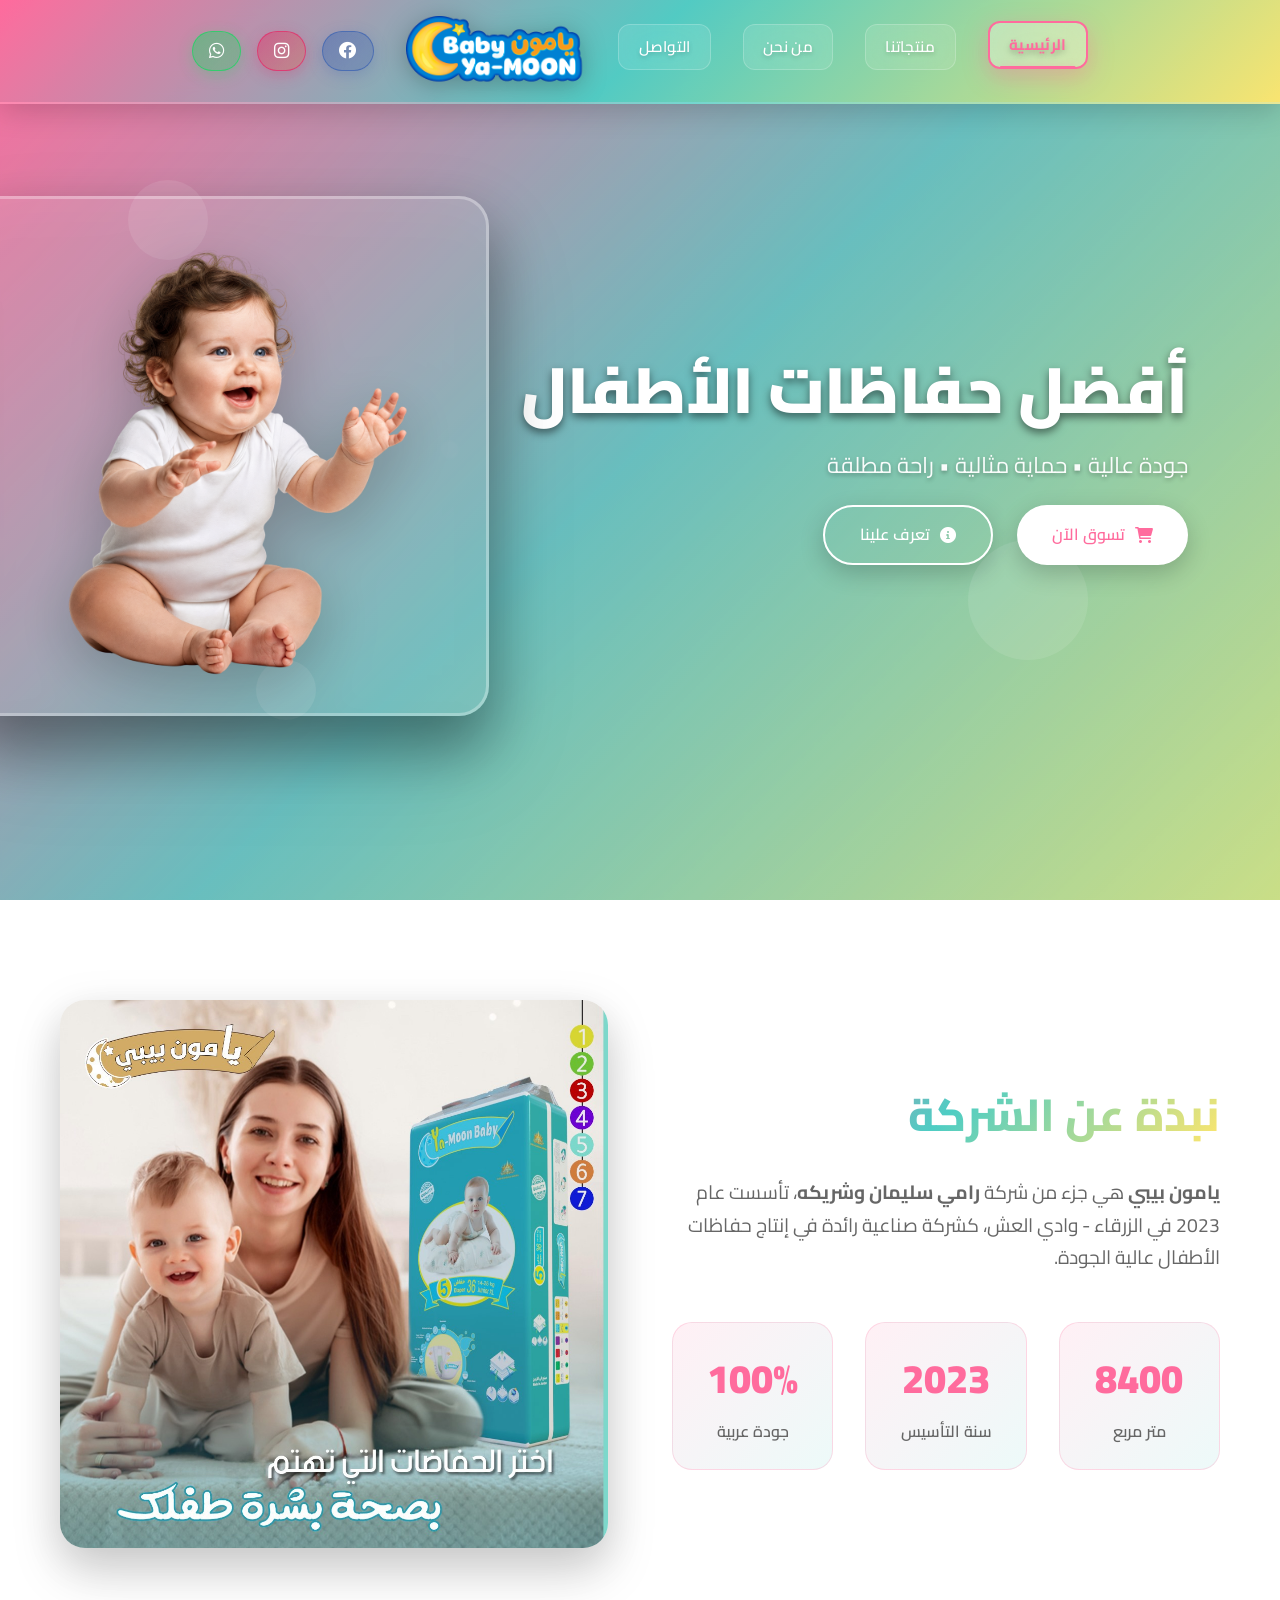
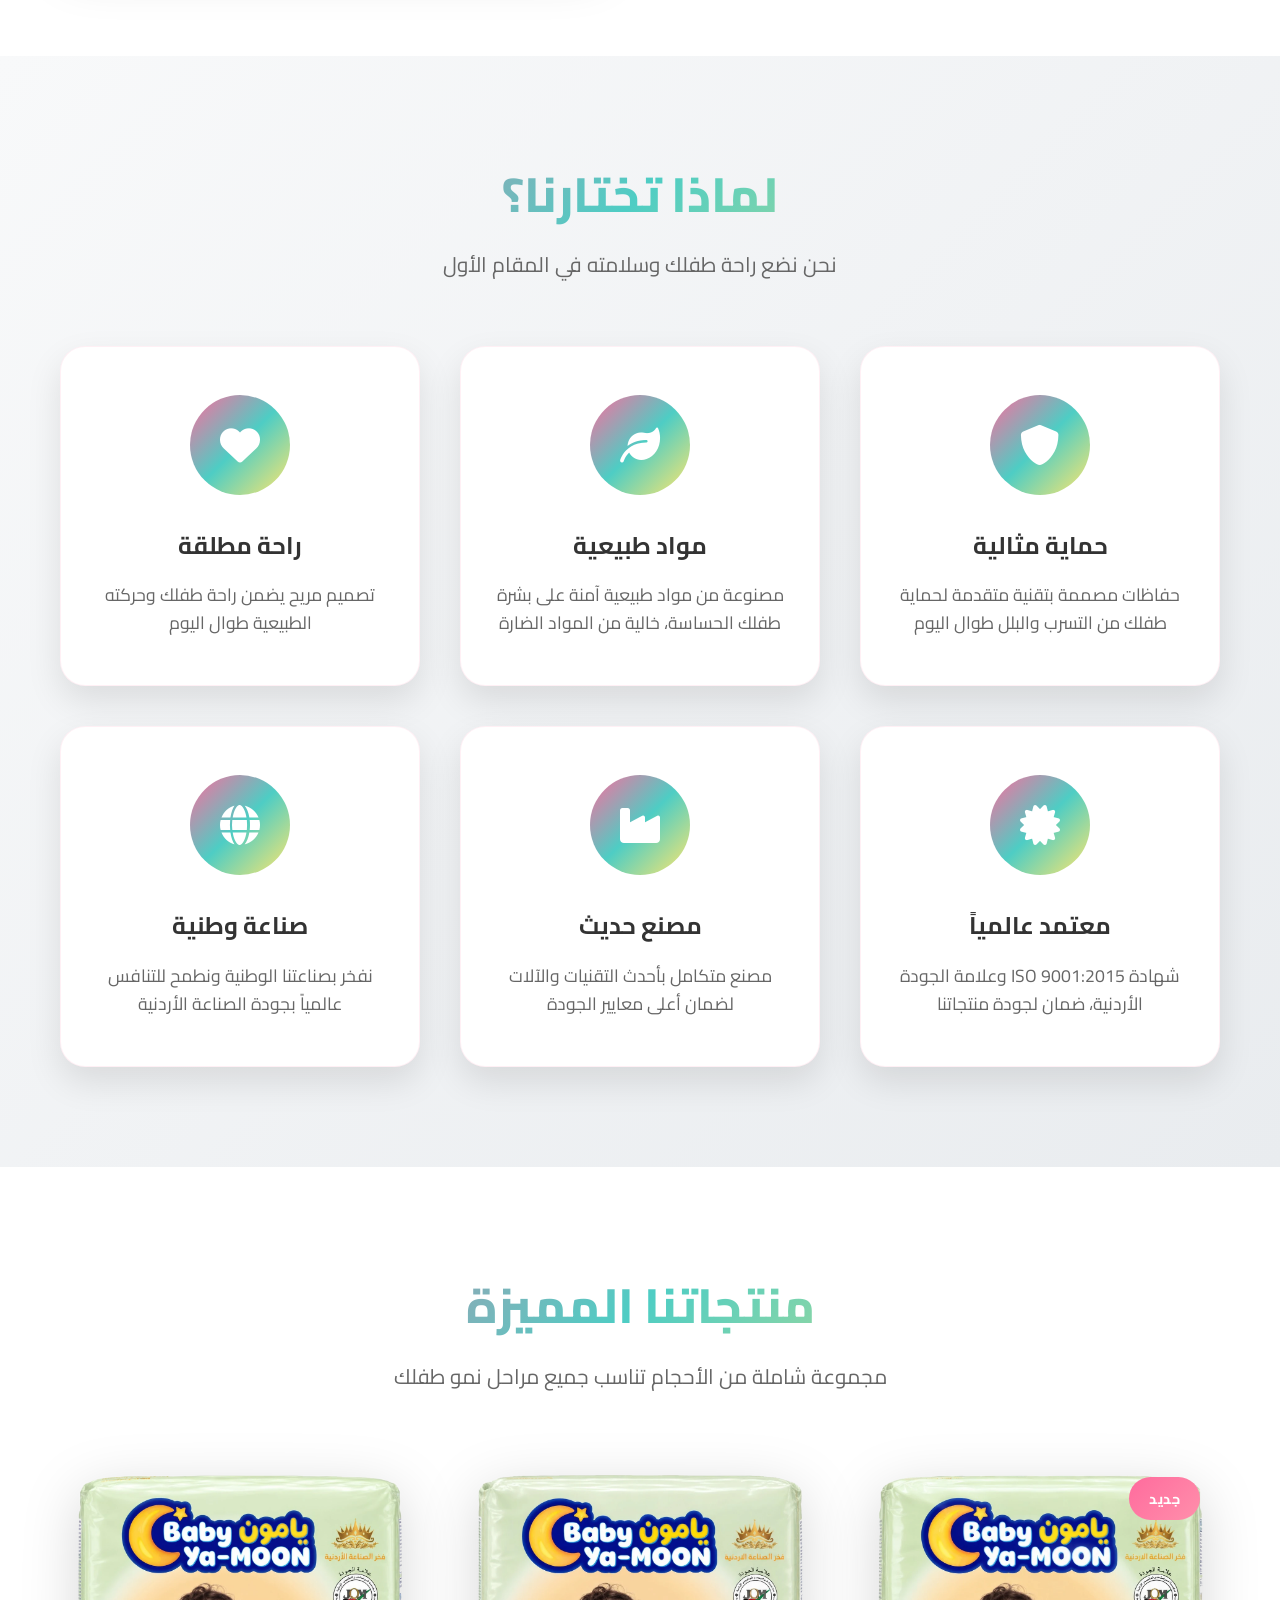
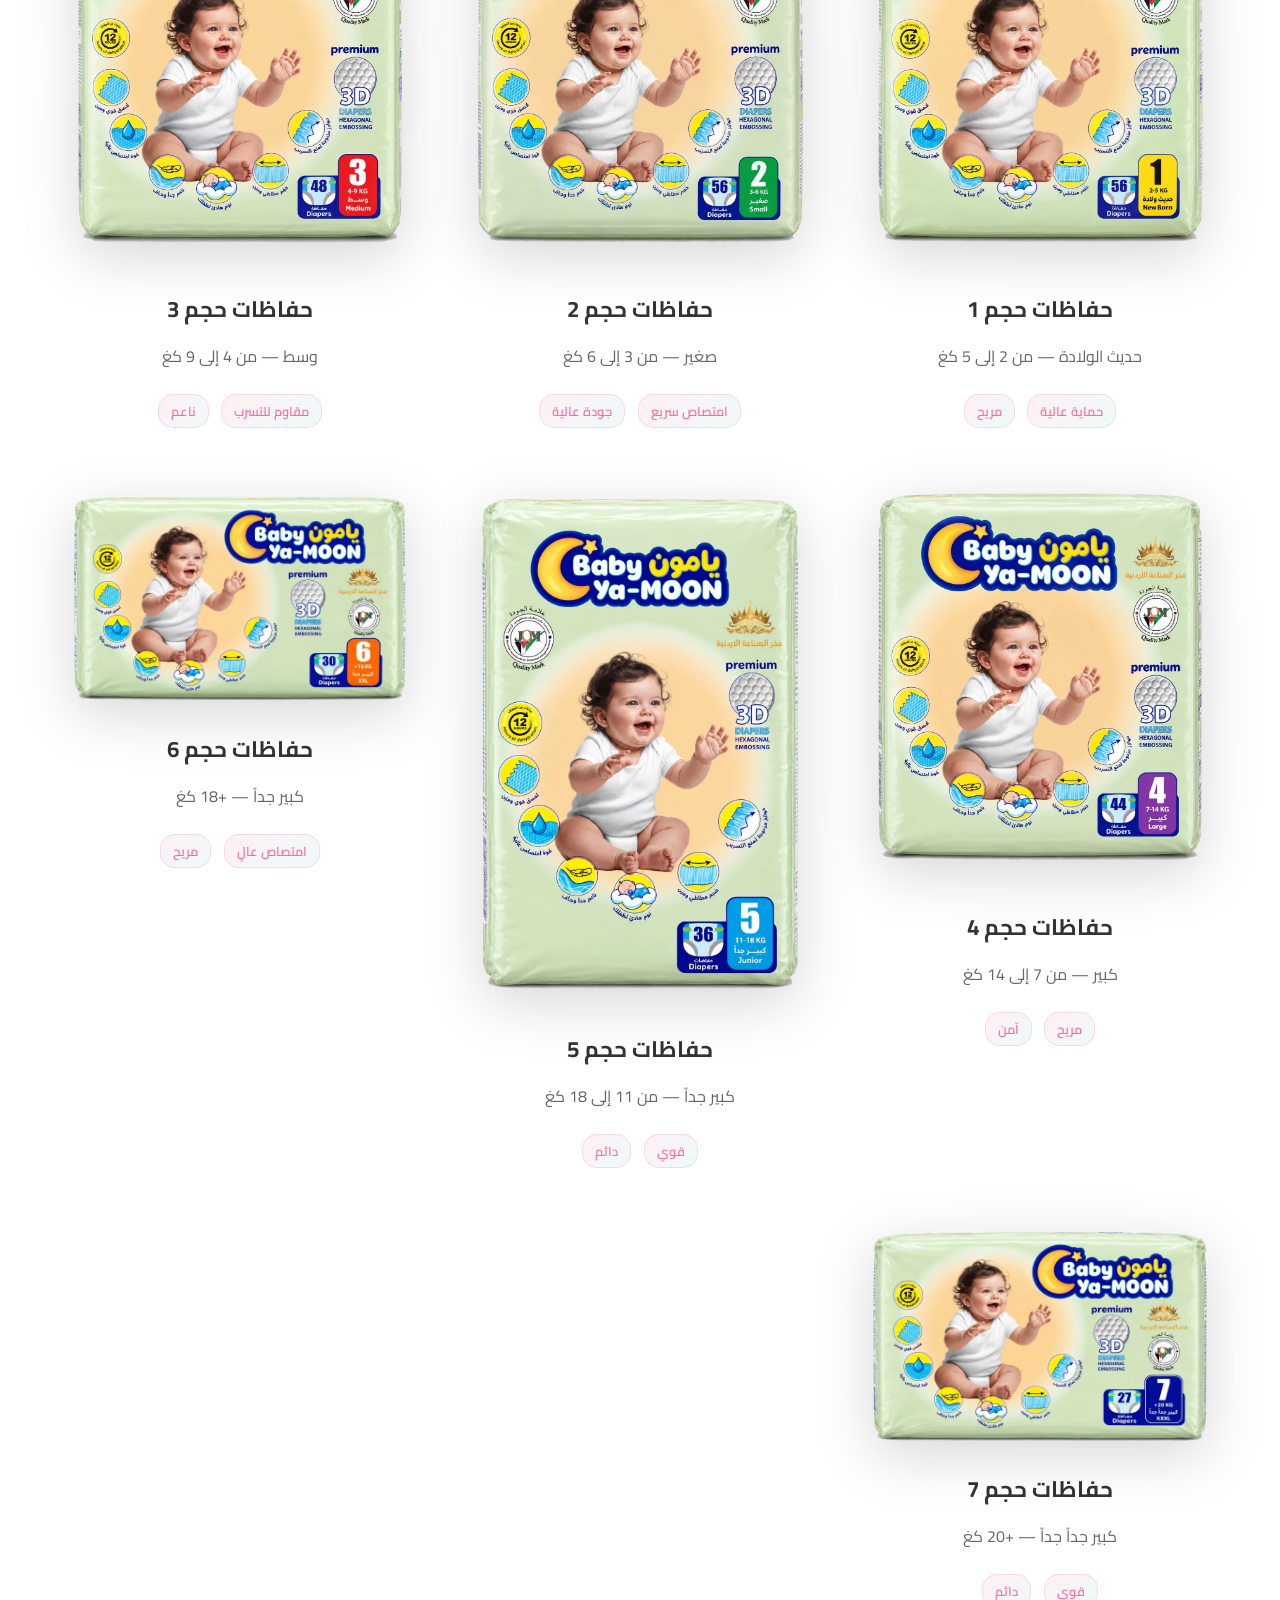
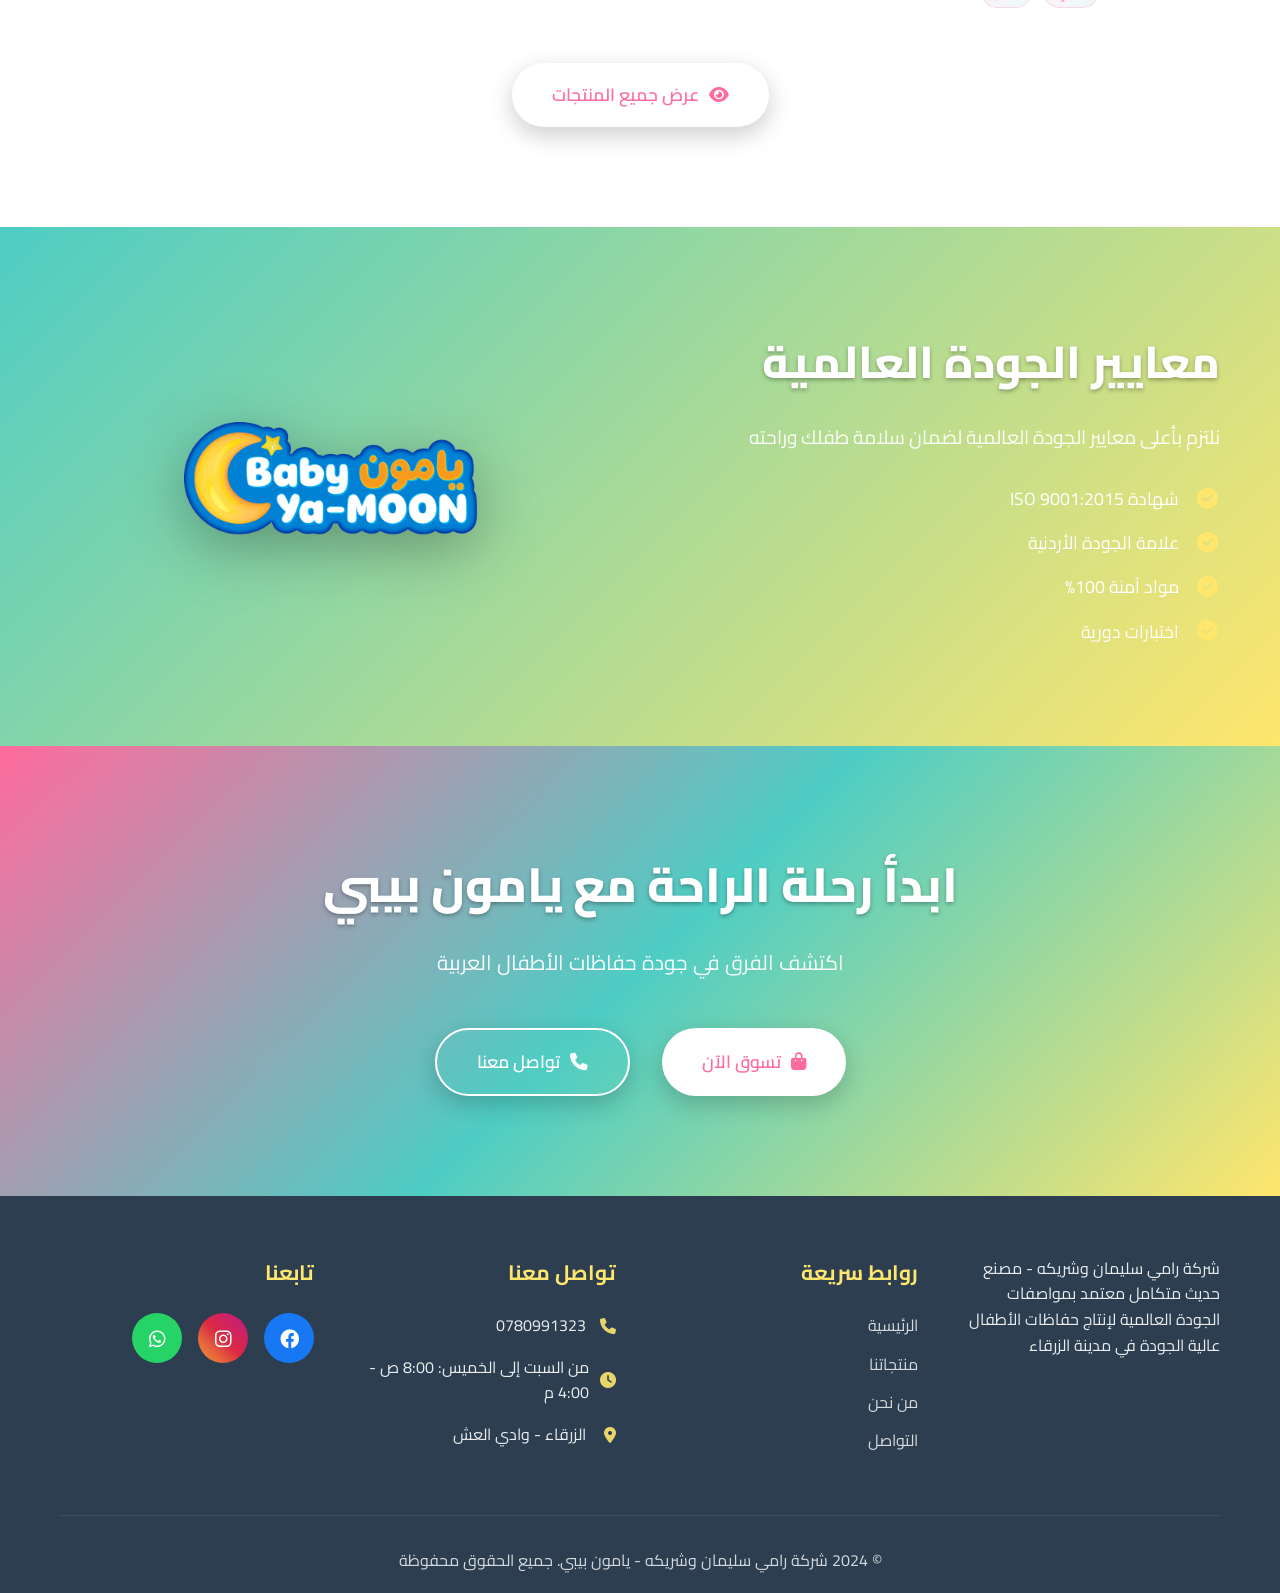
<file: index.html>
<!DOCTYPE html>
<html lang="ar" dir="rtl">
<head>
    <meta charset="UTF-8">
    <meta name="viewport" content="width=device-width, initial-scale=1.0">
    <meta http-equiv="X-Content-Type-Options" content="nosniff">
    <meta name="referrer" content="strict-origin-when-cross-origin">
    <title>يامون بيبي - حفاظات أطفال عالية الجودة</title>
    <link rel="icon" type="image/png" href="assets/img/logo.png">
    <link rel="apple-touch-icon" href="assets/img/logo.png">
    <link rel="stylesheet" href="assets/css/styles.css">
    <link href="https://fonts.googleapis.com/css2?family=Cairo:wght@300;400;600;700;900&display=swap" rel="stylesheet">
    <link rel="stylesheet" href="https://cdnjs.cloudflare.com/ajax/libs/font-awesome/6.0.0/css/all.min.css">
    
    <style>
        /* Override hero layout for this page only */
        .hero-content {
            display: flex;
            align-items: center;
            gap: 2rem;
            flex-direction: row-reverse;
            justify-content: flex-end;
        }
        
        .hero-text {
            flex: 1;
            order: 2;
            margin-right: 2rem;
        }
        
        .hero-image {
            flex: none;
            order: 1;
            text-align: left;
            margin-left: -2rem;
            position: relative;
            z-index: 10;
        }
        
        .hero-img {
            width: 520px !important;
            height: 520px !important;
            max-width: none !important;
            object-fit: cover;
            border-radius: 30px;
            box-shadow: 0 30px 60px rgba(0,0,0,0.4);
        }
        
        .hero-title {
            white-space: nowrap !important;
            overflow: visible !important;
        }

        .btn-raffle {
            display: inline-flex;
            align-items: center;
            justify-content: center;
            gap: 10px;
            margin-bottom: 1rem;
            padding: 15px 32px;
            border-radius: 50px;
            text-decoration: none;
            font-weight: 800;
            font-size: 1rem;
            color: #3b2a00;
            background: linear-gradient(135deg, #ffe66d 0%, #ffd166 45%, #ffb703 100%);
            box-shadow: 0 8px 25px rgba(255, 183, 3, 0.45);
            border: 2px solid rgba(255, 255, 255, 0.55);
            animation: fadeInUp 1s ease-out 0.5s both;
        }

        .btn-raffle:hover {
            transform: translateY(-4px);
            box-shadow: 0 14px 32px rgba(255, 183, 3, 0.55);
            color: #3b2a00;
        }

        .home-raffle {
            padding: 48px 0;
            background: linear-gradient(180deg, #f7fbff 0%, #d8efff 100%);
        }

        .home-raffle-inner {
            max-width: 920px;
            margin: 0 auto;
            text-align: center;
        }

        .home-raffle-inner img {
            width: 100%;
            display: block;
            border-radius: 18px;
            box-shadow: 0 16px 36px rgba(11, 79, 134, 0.16);
            background: #fff;
        }

        .home-raffle-actions {
            margin-top: 22px;
        }

        .home-raffle-actions .btn-raffle {
            margin-bottom: 10px;
            animation: none;
        }

        .home-raffle-date {
            margin: 0;
            color: #0b4f86;
            font-weight: 800;
        }

        .home-raffle-note {
            margin: 8px 0 0;
            color: #5a6d80;
            font-size: 0.92rem;
        }

        @media (max-width: 768px) {
            .btn-raffle {
                width: 100%;
                max-width: 320px;
                margin-left: auto;
                margin-right: auto;
                font-size: 0.95rem;
            }
        }
        
        @media (max-width: 768px) {
            .hero-content {
                flex-direction: column;
                text-align: center;
                gap: 1.5rem;
                justify-content: center;
            }
            
            .hero-text {
                order: 1;
                margin-right: 0;
                width: 100%;
                max-width: 100%;
                padding: 0 0.75rem;
            }
            
            .hero-image {
                order: 2;
                text-align: center;
                flex: none;
                margin-left: 0;
                width: 100%;
            }
            
            .hero-img {
                width: min(380px, 86vw) !important;
                height: auto !important;
                max-width: 100% !important;
            }
            
            .hero-title {
                font-size: clamp(1.4rem, 6vw, 2.1rem) !important;
                white-space: normal !important;
                line-height: 1.4 !important;
                overflow-wrap: break-word;
            }
        }
        
        @media (max-width: 480px) {
            .hero-img {
                width: min(300px, 88vw) !important;
                height: auto !important;
                max-width: 100% !important;
            }
            
            .hero-title {
                font-size: clamp(1.35rem, 6.5vw, 1.85rem) !important;
                white-space: normal !important;
                line-height: 1.4 !important;
            }
        }
        
        /* Slide Up Button Styles */
        .slide-up-btn {
            position: fixed;
            bottom: 30px;
            right: 30px;
            width: 50px;
            height: 50px;
            background: linear-gradient(135deg, #667eea 0%, #764ba2 100%);
            color: white;
            border: none;
            border-radius: 50%;
            cursor: pointer;
            display: none;
            align-items: center;
            justify-content: center;
            font-size: 18px;
            box-shadow: 0 4px 15px rgba(0, 0, 0, 0.3);
            transition: all 0.3s ease;
            z-index: 1000;
            opacity: 0;
            transform: translateY(20px);
        }
        
        .slide-up-btn:hover {
            background: linear-gradient(135deg, #764ba2 0%, #667eea 100%);
            transform: translateY(-3px);
            box-shadow: 0 6px 20px rgba(0, 0, 0, 0.4);
        }
        
        .slide-up-btn.show {
            display: flex;
            opacity: 1;
            transform: translateY(0);
        }
        
        .slide-up-btn i {
            transition: transform 0.3s ease;
        }
        
        .slide-up-btn:hover i {
            transform: translateY(-2px);
        }
        
        /* Responsive Design */
        @media (max-width: 768px) {
            .slide-up-btn {
                bottom: 20px;
                right: 20px;
                width: 45px;
                height: 45px;
                font-size: 16px;
            }
        }
        
        @media (max-width: 480px) {
            .slide-up-btn {
                bottom: 15px;
                right: 15px;
                width: 40px;
                height: 40px;
                font-size: 14px;
            }
        }
        
    </style>
</head>
<body>
    <!-- Header -->
    <header class="header">
        <nav class="navbar">
            <div class="nav-container">
<div class="header-logo-right">
                    <img src="assets/img/logo.png" alt="يامون بيبي" class="header-logo-img">
                </div>
                <div class="social-header">
                    <a href="https://www.facebook.com/people/Ya-Moon-Baby/61572601671368/" class="social-header-link facebook" target="_blank">
                        <i class="fab fa-facebook"></i>
                    </a>
                    <a href="https://www.instagram.com/yamoon_baby/?igsh=d25sYmpzYnV0aHMy&utm_source=qr#" class="social-header-link instagram" target="_blank">
                        <i class="fab fa-instagram"></i>
                    </a>
                    <a href="https://wa.me/962780991323" class="social-header-link whatsapp" target="_blank">
                        <i class="fab fa-whatsapp"></i>
                    </a>
                </div>
                


                <ul class="nav-menu">
                    <li class="nav-item">
                        <a href="index.html" class="nav-link active">الرئيسية</a>
                    </li>
                    <li class="nav-item">
                        <a href="products.html" class="nav-link">منتجاتنا</a>
                    </li>
                    <li class="nav-item">
                        <a href="about.html" class="nav-link">من نحن</a>
                    </li>

                    <li class="nav-item">
                        <a href="contact.html" class="nav-link">التواصل</a>
                    </li>
                </ul>
                <div class="hamburger">
                    <span class="bar"></span>
                    <span class="bar"></span>
                    <span class="bar"></span>
                </div>
            </div>
        </nav>
    </header>

    <section class="hero">
        <div class="hero-container">
            <div class="hero-content">
                <div class="hero-image">
                    <img src="assets/img/baby.png" alt="طفل سعيد" class="hero-img">
                </div>
                <div class="hero-text">
                    <h1 class="hero-title" style="white-space: nowrap;">أفضل حفاظات الأطفال</h1>
                    <p class="hero-subtitle">جودة عالية • حماية مثالية • راحة مطلقة</p>
                    <div class="hero-buttons">
                        <a href="products.html" class="btn btn-primary">
                            <i class="fas fa-shopping-cart"></i>
                            تسوق الآن
                        </a>
                        <a href="about.html" class="btn btn-secondary">
                            <i class="fas fa-info-circle"></i>
                            تعرف علينا
                        </a>
                    </div>
                </div>
            </div>
        </div>
        <div class="hero-overlay"></div>
        <div class="hero-shapes">
            <div class="shape shape-1"></div>
            <div class="shape shape-2"></div>
            <div class="shape shape-3"></div>
        </div>
    </section>

    <!-- Company Overview Section -->
    <section class="company-overview-section">
        <div class="container">
            <div class="overview-content">
                <div class="overview-text">
                    <h2 class="overview-title">نبذة عن الشركة</h2>
                    <p class="overview-description">
                        <strong>يامون بيبي</strong> هي جزء من شركة <strong>رامي سليمان وشريكه</strong>، 
                        تأسست عام 2023 في الزرقاء - وادي العش، كشركة صناعية رائدة في إنتاج حفاظات الأطفال عالية الجودة.
                    </p>
                    <div class="overview-stats">
                        <div class="stat-item">
                            <div class="stat-number">8400</div>
                            <div class="stat-label">متر مربع</div>
                        </div>
                        <div class="stat-item">
                            <div class="stat-number">2023</div>
                            <div class="stat-label">سنة التأسيس</div>
                        </div>
                        <div class="stat-item">
                            <div class="stat-number">100%</div>
                            <div class="stat-label">جودة عربية</div>
                        </div>
                    </div>
                </div>
                <div class="overview-image">
                    <img src="assets/img/home.jpg" alt="مصنع يامون بيبي" class="overview-img">
                </div>
            </div>
        </div>
    </section>

    <!-- Features Section -->
    <section class="features">
        <div class="container">
            <div class="section-header">
                <h2 class="section-title">لماذا تختارنا؟</h2>
                <p class="section-subtitle">نحن نضع راحة طفلك وسلامته في المقام الأول</p>
            </div>
            <div class="features-grid">
                <div class="feature-card">
                    <div class="feature-icon">
                        <i class="fas fa-shield-alt"></i>
                    </div>
                    <h3>حماية مثالية</h3>
                    <p>حفاظات مصممة بتقنية متقدمة لحماية طفلك من التسرب والبلل طوال اليوم</p>
                </div>
                <div class="feature-card">
                    <div class="feature-icon">
                        <i class="fas fa-leaf"></i>
                    </div>
                    <h3>مواد طبيعية</h3>
                    <p>مصنوعة من مواد طبيعية آمنة على بشرة طفلك الحساسة، خالية من المواد الضارة</p>
                </div>
                <div class="feature-card">
                    <div class="feature-icon">
                        <i class="fas fa-heart"></i>
                    </div>
                    <h3>راحة مطلقة</h3>
                    <p>تصميم مريح يضمن راحة طفلك وحركته الطبيعية طوال اليوم</p>
                </div>
                <div class="feature-card">
                    <div class="feature-icon">
                        <i class="fas fa-certificate"></i>
                    </div>
                    <h3>معتمد عالمياً</h3>
                    <p>شهادة ISO 9001:2015 وعلامة الجودة الأردنية، ضمان لجودة منتجاتنا</p>
                </div>
                <div class="feature-card">
                    <div class="feature-icon">
                        <i class="fas fa-industry"></i>
                    </div>
                    <h3>مصنع حديث</h3>
                    <p>مصنع متكامل بأحدث التقنيات والآلات لضمان أعلى معايير الجودة</p>
                </div>
                <div class="feature-card">
                    <div class="feature-icon">
                        <i class="fas fa-globe"></i>
                    </div>
                    <h3>صناعة وطنية</h3>
                    <p>نفخر بصناعتنا الوطنية ونطمح للتنافس عالمياً بجودة الصناعة الأردنية</p>
                </div>
            </div>
        </div>
    </section>

    <!-- Products Showcase Section -->
    <section class="products-showcase">
        <div class="container">
            <div class="section-header">
                <h2 class="section-title">منتجاتنا المميزة</h2>
                <p class="section-subtitle">مجموعة شاملة من الأحجام تناسب جميع مراحل نمو طفلك</p>
            </div>
            
            <div class="products-grid">
                <div class="product-card">
                    <div class="product-image">
                        <img src="assets/img/products/5.webp" onerror="this.onerror=null;this.src='assets/img/products/5.jpeg'" alt="حفاظات حجم 1 حديث الولادة" class="product-img">
                        <div class="product-badge new">جديد</div>
                    </div>
                    <div class="product-info">
                        <h3>حفاظات حجم 1</h3>
                        <p>حديث الولادة — من 2 إلى 5 كغ</p>
                        <div class="product-features">
                            <span class="feature-tag">حماية عالية</span>
                            <span class="feature-tag">مريح</span>
                        </div>
                    </div>
                </div>
                <div class="product-card">
                    <div class="product-image">
                        <img src="assets/img/products/4.webp" onerror="this.onerror=null;this.src='assets/img/products/4.jpeg'" alt="حفاظات حجم 2 صغير" class="product-img">
                    </div>
                    <div class="product-info">
                        <h3>حفاظات حجم 2</h3>
                        <p>صغير — من 3 إلى 6 كغ</p>
                        <div class="product-features">
                            <span class="feature-tag">امتصاص سريع</span>
                            <span class="feature-tag">جودة عالية</span>
                        </div>
                    </div>
                </div>
                <div class="product-card">
                    <div class="product-image">
                        <img src="assets/img/products/3.webp" onerror="this.onerror=null;this.src='assets/img/products/3.jpeg'" alt="حفاظات حجم 3 وسط" class="product-img">
                    </div>
                    <div class="product-info">
                        <h3>حفاظات حجم 3</h3>
                        <p>وسط — من 4 إلى 9 كغ</p>
                        <div class="product-features">
                            <span class="feature-tag">مقاوم للتسرب</span>
                            <span class="feature-tag">ناعم</span>
                        </div>
                    </div>
                </div>
                <div class="product-card">
                    <div class="product-image">
                        <img src="assets/img/products/2.webp" onerror="this.onerror=null;this.src='assets/img/products/2.jpeg'" alt="حفاظات حجم 4 كبير" class="product-img">
                    </div>
                    <div class="product-info">
                        <h3>حفاظات حجم 4</h3>
                        <p>كبير — من 7 إلى 14 كغ</p>
                        <div class="product-features">
                            <span class="feature-tag">مريح</span>
                            <span class="feature-tag">آمن</span>
                        </div>
                    </div>
                </div>
                <div class="product-card">
                    <div class="product-image">
                        <img src="assets/img/products/6.webp" onerror="this.onerror=null;this.src='assets/img/products/6.jpeg'" alt="حفاظات حجم 5 كبير جداً" class="product-img">
                    </div>
                    <div class="product-info">
                        <h3>حفاظات حجم 5</h3>
                        <p>كبير جداً — من 11 إلى 18 كغ</p>
                        <div class="product-features">
                            <span class="feature-tag">قوي</span>
                            <span class="feature-tag">دائم</span>
                        </div>
                    </div>
                </div>
                <div class="product-card">
                    <div class="product-image">
                        <img src="assets/img/products/7.webp" onerror="this.onerror=null;this.src='assets/img/products/7.jpeg'" alt="حفاظات حجم 6 XXL" class="product-img">
                    </div>
                    <div class="product-info">
                        <h3>حفاظات حجم 6</h3>
                        <p>كبير جداً — +18 كغ</p>
                        <div class="product-features">
                            <span class="feature-tag">امتصاص عالٍ</span>
                            <span class="feature-tag">مريح</span>
                        </div>
                    </div>
                </div>
                <div class="product-card">
                    <div class="product-image">
                        <img src="assets/img/products/1.webp" onerror="this.onerror=null;this.src='assets/img/products/1.jpeg'" alt="حفاظات حجم 7 XXXL" class="product-img">
                    </div>
                    <div class="product-info">
                        <h3>حفاظات حجم 7</h3>
                        <p>كبير جداً جداً — +20 كغ</p>
                        <div class="product-features">
                            <span class="feature-tag">قوي</span>
                            <span class="feature-tag">دائم</span>
                        </div>
                    </div>
                </div>
            </div>
            <div class="products-cta">
                <a href="products.html" class="btn btn-primary btn-large">
                    <i class="fas fa-eye"></i>
                    عرض جميع المنتجات
                </a>
            </div>
        </div>
    </section>

    <!-- Quality Section -->
    <section class="quality-section">
        <div class="container">
            <div class="quality-content">
                <div class="quality-text">
                    <h2>معايير الجودة العالمية</h2>
                    <p>نلتزم بأعلى معايير الجودة العالمية لضمان سلامة طفلك وراحته</p>
                    <div class="quality-features">
                        <div class="quality-feature">
                            <i class="fas fa-check-circle"></i>
                            <span>شهادة ISO 9001:2015</span>
                        </div>
                        <div class="quality-feature">
                            <i class="fas fa-check-circle"></i>
                            <span>علامة الجودة الأردنية</span>
                        </div>
                        <div class="quality-feature">
                            <i class="fas fa-check-circle"></i>
                            <span>مواد آمنة 100%</span>
                        </div>
                        <div class="quality-feature">
                            <i class="fas fa-check-circle"></i>
                            <span>اختبارات دورية</span>
                        </div>
                    </div>
                </div>
                <div class="quality-image">
                    <img src="assets/img/logo.png" alt="شعار يامون بيبي" class="quality-img">
                </div>
            </div>
        </div>
    </section>

    <!-- CTA Section -->
    <section class="cta-section">
        <div class="container">
            <div class="cta-content">
                <h2>ابدأ رحلة الراحة مع يامون بيبي</h2>
                <p>اكتشف الفرق في جودة حفاظات الأطفال العربية</p>
                <div class="cta-buttons">
                    <a href="products.html" class="btn btn-primary btn-large">
                        <i class="fas fa-shopping-bag"></i>
                        تسوق الآن
                    </a>
                    <a href="contact.html" class="btn btn-secondary btn-large">
                        <i class="fas fa-phone"></i>
                        تواصل معنا
                    </a>
                </div>
            </div>
        </div>
    </section>

    <!-- Footer -->
    <footer class="footer">
        <div class="container">
            <div class="footer-content">
                <div class="footer-section">
                    
                    <p>شركة رامي سليمان وشريكه - مصنع حديث متكامل معتمد بمواصفات الجودة العالمية لإنتاج حفاظات الأطفال عالية الجودة في مدينة الزرقاء</p>
                </div>
                <div class="footer-section">
                    <h3>روابط سريعة</h3>
                    <ul>
                        <li><a href="index.html">الرئيسية</a></li>
                        <li><a href="products.html">منتجاتنا</a></li>
                        <li><a href="about.html">من نحن</a></li>
                        <li><a href="contact.html">التواصل</a></li>
                    </ul>
                </div>
                <div class="footer-section">
                    <h3>تواصل معنا</h3>
                    <div class="contact-info">
                        <p><i class="fas fa-phone"></i> 0780991323</p>
                        <p><i class="fas fa-clock"></i> من السبت إلى الخميس: 8:00 ص - 4:00 م</p>
                        <p><i class="fas fa-map-marker-alt"></i> الزرقاء - وادي العش</p>
                    </div>
                </div>
                <div class="footer-section">
                    <h3>تابعنا</h3>
                    <div class="social-footer">
                        <a href="https://www.facebook.com/people/Ya-Moon-Baby/61572601671368/" class="social-footer-link facebook" target="_blank">
                            <i class="fab fa-facebook"></i>
                        </a>
                        <a href="https://www.instagram.com/yamoon_baby/?igsh=d25sYmpzYnV0aHMy&utm_source=qr#" class="social-footer-link instagram" target="_blank">
                            <i class="fab fa-instagram"></i>
                        </a>
                        <a href="https://wa.me/00962780991323" class="social-footer-link whatsapp" target="_blank">
                            <i class="fab fa-whatsapp"></i>
                        </a>
                    </div>
                </div>
            </div>
            <div class="footer-bottom">
                <p>&copy; 2024 شركة رامي سليمان وشريكه - يامون بيبي. جميع الحقوق محفوظة</p>
            </div>
        </div>
        
        <!-- Slide Up Button -->
        <button id="slideUpBtn" class="slide-up-btn" title="العودة للأعلى">
            <i class="fas fa-chevron-up"></i>
        </button>
    </footer>

    <script src="assets/js/script.js"></script>
    
    <script>
        // Slide Up Button Functionality
        document.addEventListener('DOMContentLoaded', function() {
            const slideUpBtn = document.getElementById('slideUpBtn');
            
            // Show button when scrolling down
            window.addEventListener('scroll', function() {
                if (window.pageYOffset > 300) {
                    slideUpBtn.classList.add('show');
                } else {
                    slideUpBtn.classList.remove('show');
                }
            });
            
            // Smooth scroll to top when button is clicked
            slideUpBtn.addEventListener('click', function() {
                window.scrollTo({
                    top: 0,
                    behavior: 'smooth'
                });
            });
            
            // Add hover effect for mobile devices
            slideUpBtn.addEventListener('touchstart', function() {
                this.style.transform = 'translateY(-3px)';
            });
            
            slideUpBtn.addEventListener('touchend', function() {
                this.style.transform = 'translateY(0)';
            });
        });
    </script>
</body>
</html>
</file>
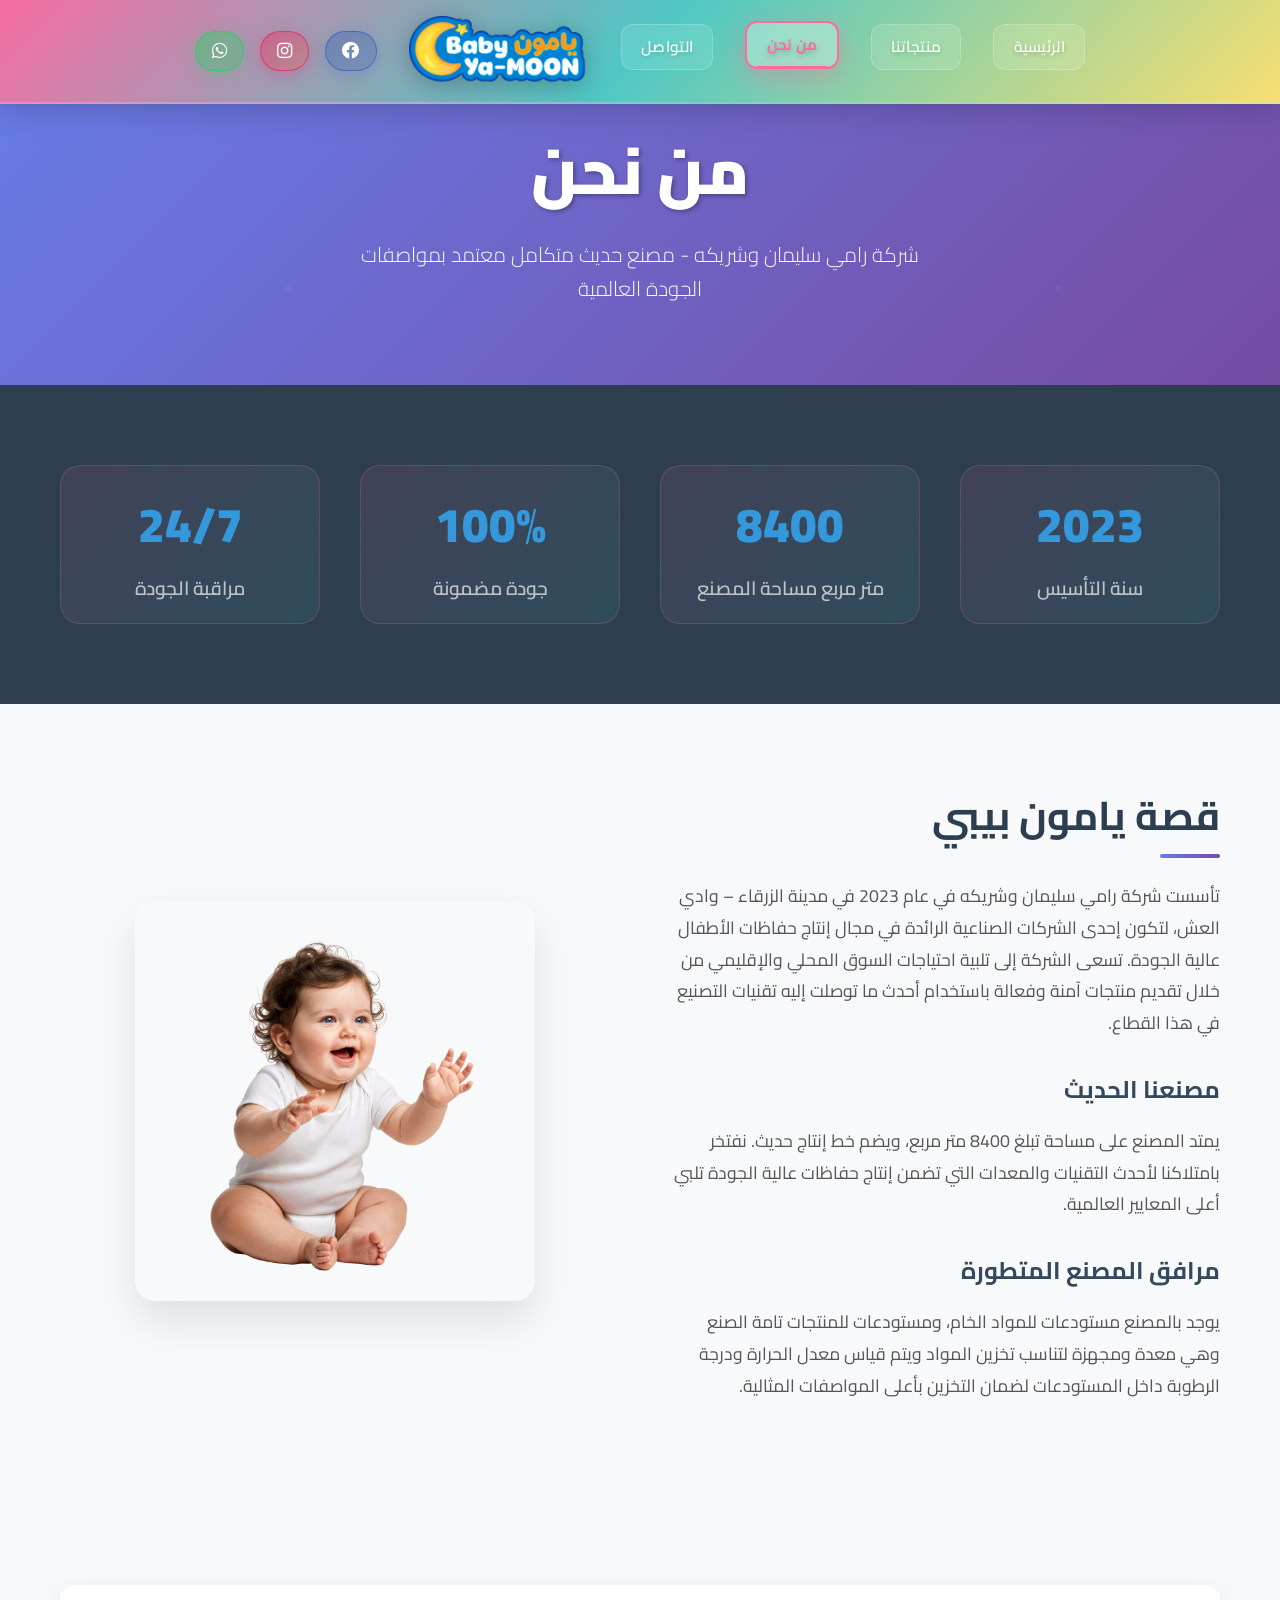
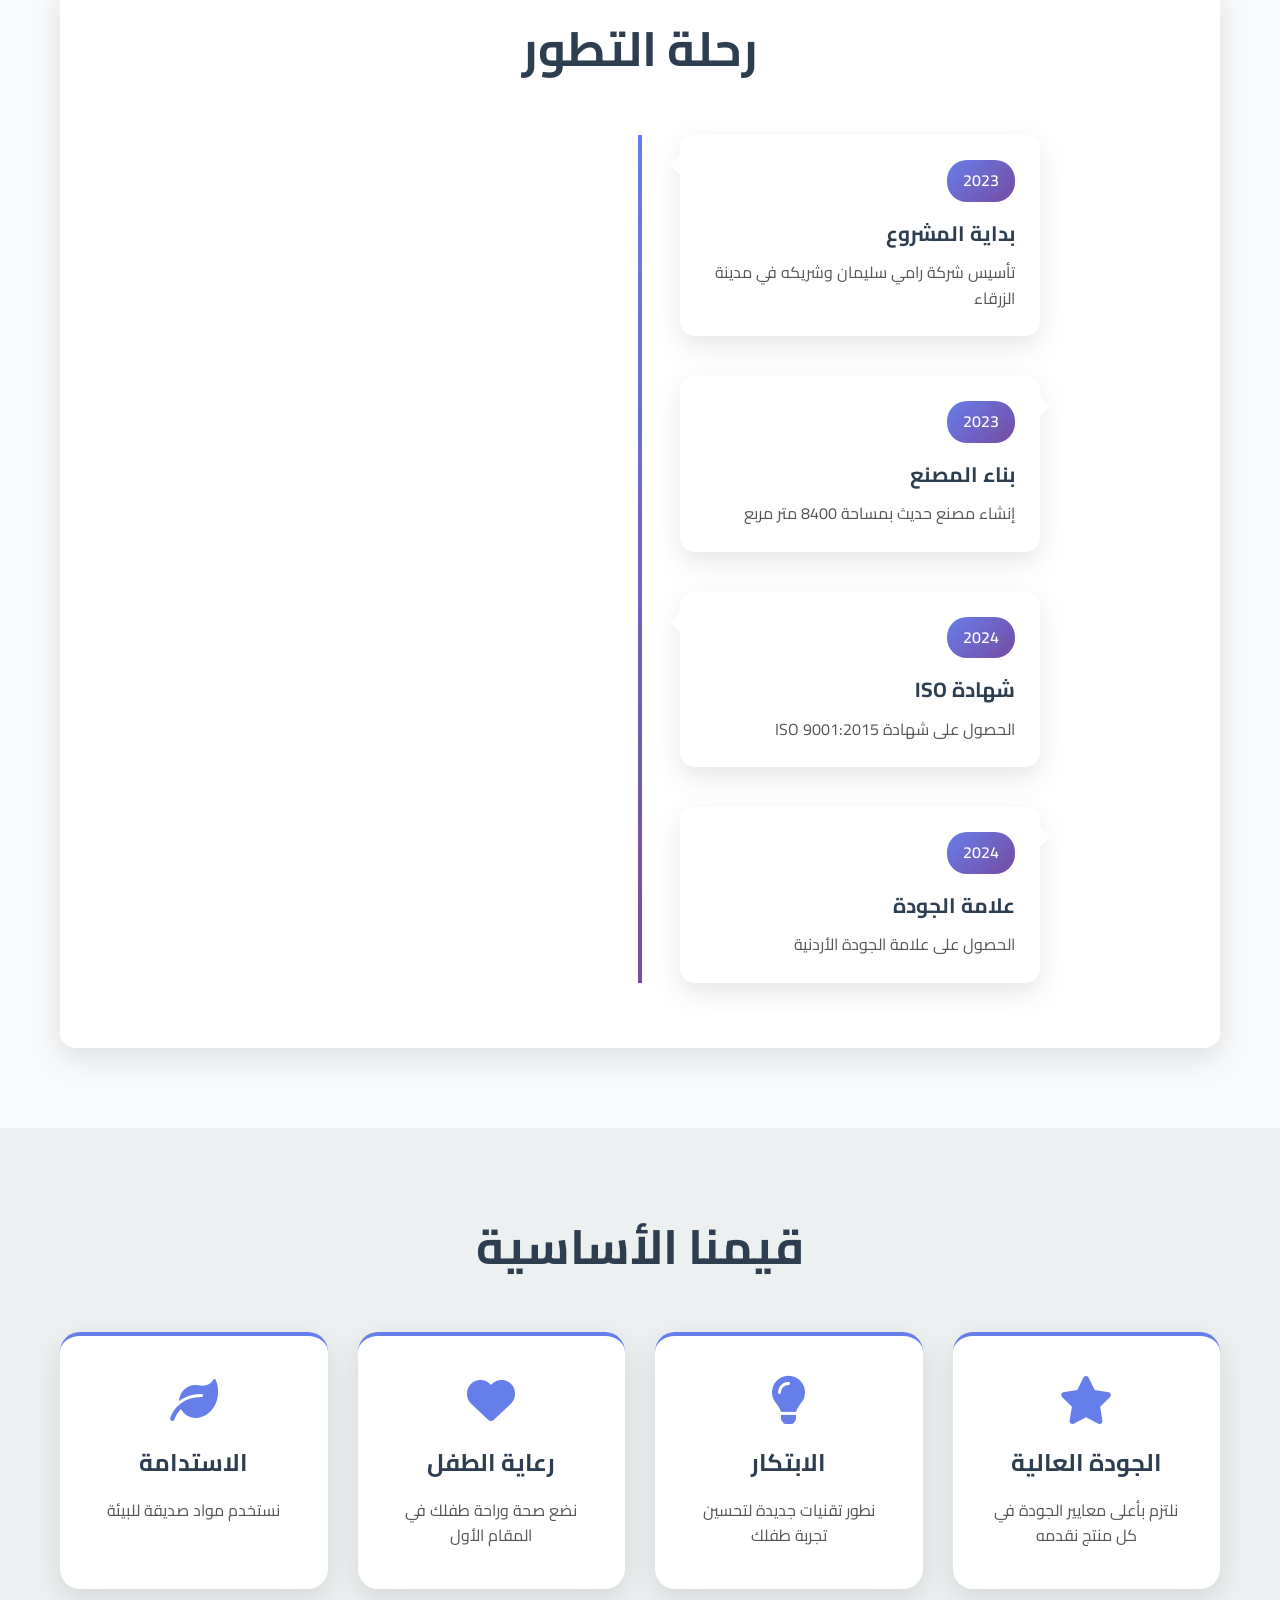
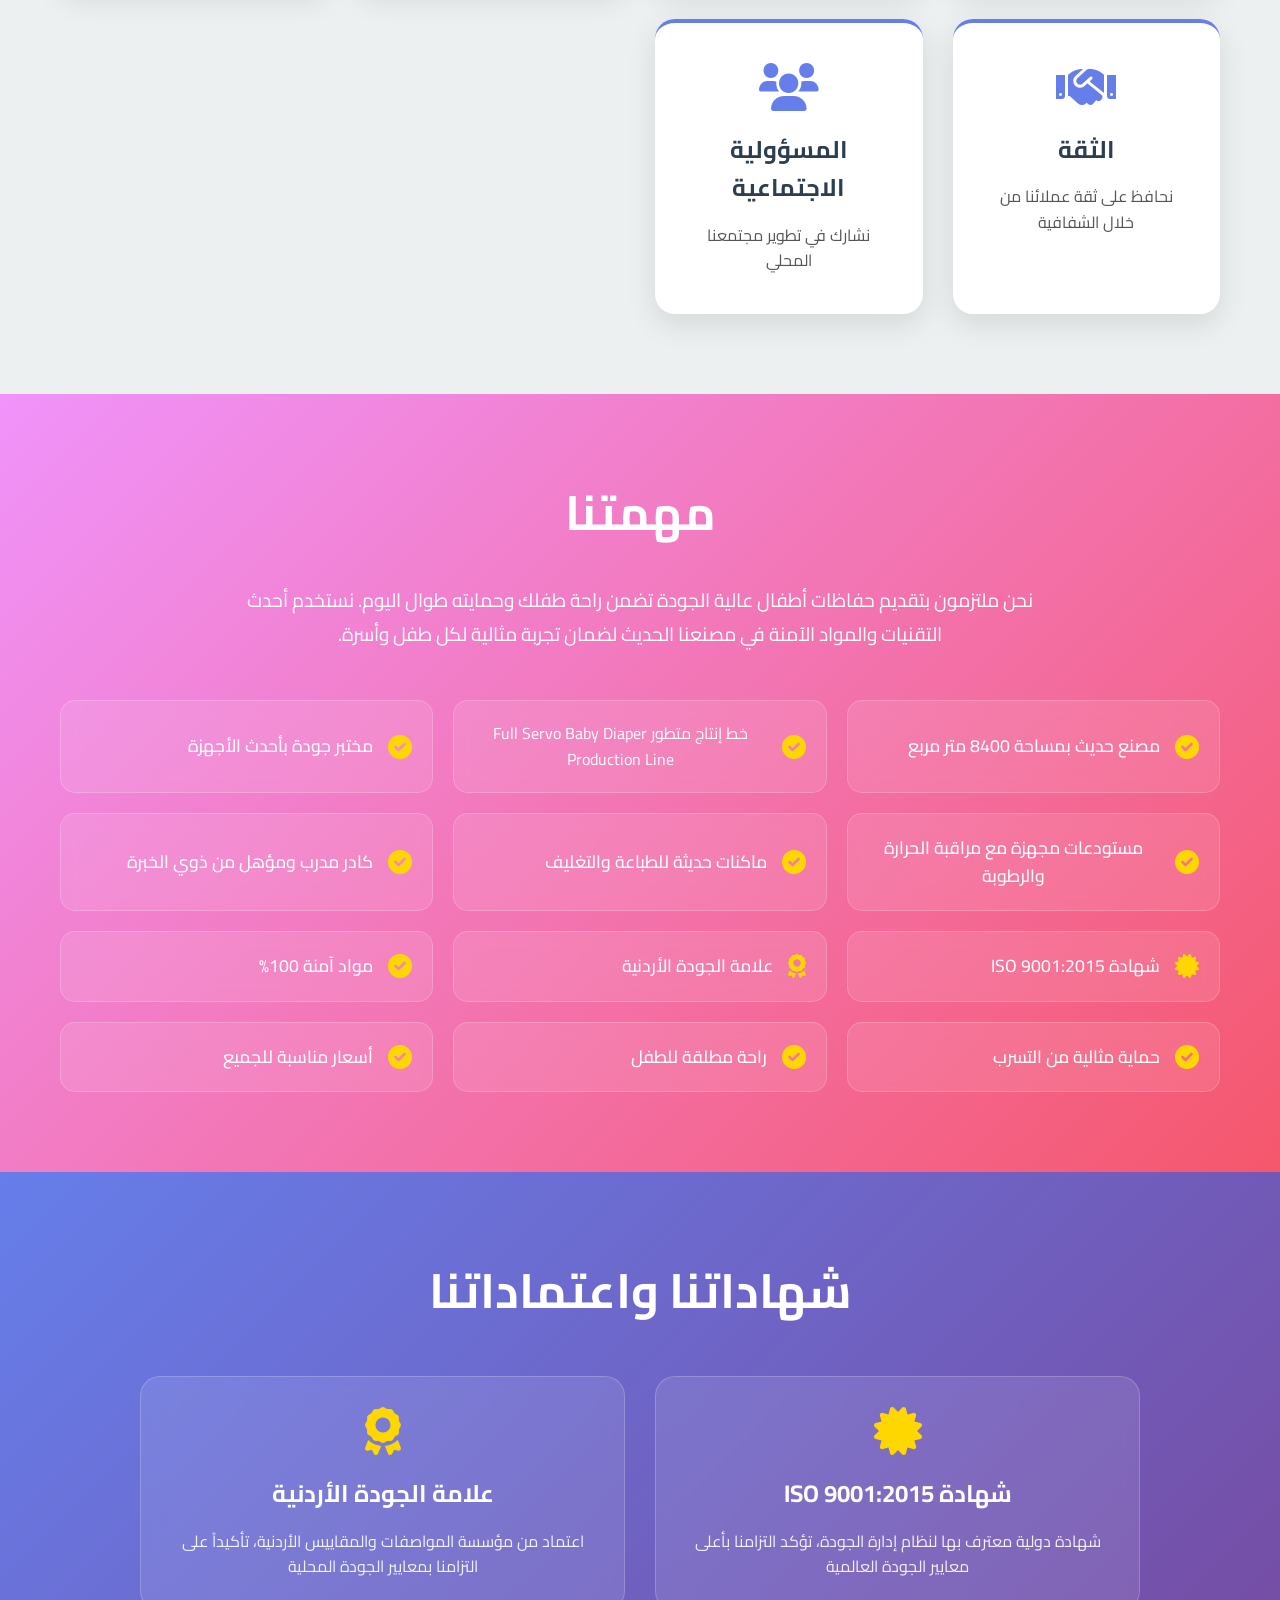
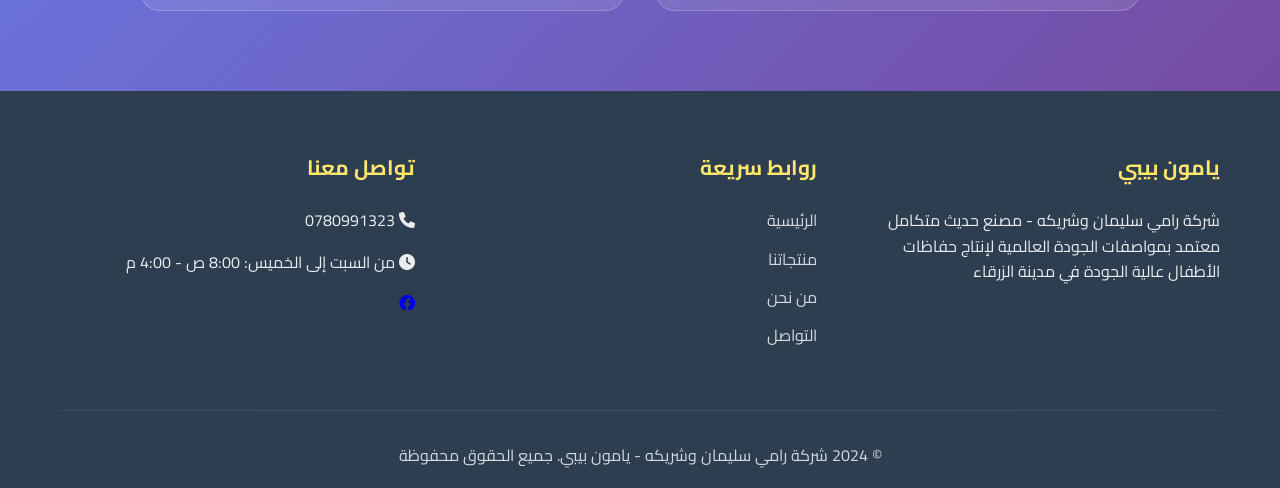
<file: about.html>
<!DOCTYPE html>
<html lang="ar" dir="rtl">
<head>
    <meta charset="UTF-8">
    <meta name="viewport" content="width=device-width, initial-scale=1.0">
    <title>من نحن - يامون بيبي</title>
    <link rel="icon" type="image/png" href="assets/img/logo.png">
    <link rel="stylesheet" href="assets/css/styles.css">
    <link href="https://fonts.googleapis.com/css2?family=Cairo:wght@300;400;600;700;900&display=swap" rel="stylesheet">
    <link rel="stylesheet" href="https://cdnjs.cloudflare.com/ajax/libs/font-awesome/6.0.0/css/all.min.css">
    <style>
        /* About Page Specific Styles */
        .about-hero {
            background: linear-gradient(135deg, #667eea 0%, #764ba2 100%);
            color: white;
            padding: 120px 0 80px;
            position: relative;
            overflow: hidden;
        }
        
        .about-hero::before {
            content: '';
            position: absolute;
            top: 0;
            left: 0;
            right: 0;
            bottom: 0;
            background: url('data:image/svg+xml,<svg xmlns="http://www.w3.org/2000/svg" viewBox="0 0 100 100"><defs><pattern id="grain" width="100" height="100" patternUnits="userSpaceOnUse"><circle cx="25" cy="25" r="1" fill="white" opacity="0.1"/><circle cx="75" cy="75" r="1" fill="white" opacity="0.1"/><circle cx="50" cy="10" r="0.5" fill="white" opacity="0.1"/></pattern></defs><rect width="100" height="100" fill="url(%23grain)"/></svg>');
            opacity: 0.3;
        }
        
        .about-hero-content {
            text-align: center;
            position: relative;
            z-index: 2;
        }
        
        
        .about-hero-title {
            font-size: 4rem;
            font-weight: 900;
            margin-bottom: 1rem;
            text-shadow: 2px 2px 4px rgba(0,0,0,0.3);
            animation: fadeInUp 1s ease-out;
        }
        
        .about-hero-subtitle {
            font-size: 1.3rem;
            font-weight: 300;
            max-width: 600px;
            margin: 0 auto;
            line-height: 1.6;
            animation: fadeInUp 1s ease-out 0.3s both;
        }
        
        .about-content {
            padding: 80px 0;
            background: #f8f9fa;
        }
        
        .about-grid {
            display: grid;
            grid-template-columns: 1fr 1fr;
            gap: 60px;
            align-items: center;
        }
        
        .about-text h2 {
            font-size: 2.5rem;
            color: #2c3e50;
            margin-bottom: 2rem;
            position: relative;
        }
        
        .about-text h2::after {
            content: '';
            position: absolute;
            bottom: -10px;
            right: 0;
            width: 60px;
            height: 4px;
            background: linear-gradient(90deg, #667eea, #764ba2);
            border-radius: 2px;
        }
        
        .about-text h3 {
            font-size: 1.5rem;
            color: #34495e;
            margin: 2rem 0 1rem;
        }
        
        .about-text p {
            font-size: 1.1rem;
            line-height: 1.8;
            color: #555;
            margin-bottom: 1.5rem;
        }
        
        .about-image {
            text-align: center;
            position: relative;
        }
        
        .about-img {
            width: 100%;
            max-width: 400px;
            border-radius: 20px;
            box-shadow: 0 20px 40px rgba(0,0,0,0.1);
            transition: transform 0.3s ease;
        }
        
        .about-img:hover {
            transform: translateY(-10px);
        }
        
        .mission-section {
            padding: 80px 0;
            background: linear-gradient(135deg, #f093fb 0%, #f5576c 100%);
            color: white;
        }
        
        .mission-content {
            text-align: center;
        }
        
        .mission-content h2 {
            font-size: 3rem;
            margin-bottom: 2rem;
            font-weight: 700;
        }
        
        .mission-content p {
            font-size: 1.2rem;
            max-width: 800px;
            margin: 0 auto 3rem;
            line-height: 1.8;
        }
        
        .mission-features {
            display: grid;
            grid-template-columns: repeat(auto-fit, minmax(300px, 1fr));
            gap: 20px;
            max-width: 1200px;
            margin: 0 auto;
        }
        
        .mission-feature {
            background: rgba(255,255,255,0.1);
            padding: 20px;
            border-radius: 15px;
            backdrop-filter: blur(10px);
            border: 1px solid rgba(255,255,255,0.2);
            display: flex;
            align-items: center;
            gap: 15px;
            transition: transform 0.3s ease, background 0.3s ease;
        }
        
        .mission-feature:hover {
            transform: translateY(-5px);
            background: rgba(255,255,255,0.2);
        }
        
        .mission-feature i {
            font-size: 1.5rem;
            color: #ffd700;
        }
        
        .mission-feature span {
            font-size: 1.1rem;
            font-weight: 500;
        }
        
        .stats-section {
            padding: 80px 0;
            background: #2c3e50;
            color: white;
        }
        
        .stats-grid {
            display: grid;
            grid-template-columns: repeat(auto-fit, minmax(200px, 1fr));
            gap: 40px;
            text-align: center;
        }
        
        .stat-item {
            padding: 20px;
        }
        
        .stat-number {
            font-size: 3rem;
            font-weight: 900;
            color: #3498db;
            margin-bottom: 10px;
            display: block;
        }
        
        .stat-label {
            font-size: 1.2rem;
            color: #bdc3c7;
        }
        
        .values-section {
            padding: 80px 0;
            background: #ecf0f1;
        }
        
        .values-grid {
            display: grid;
            grid-template-columns: repeat(auto-fit, minmax(250px, 1fr));
            gap: 30px;
        }
        
        .value-card {
            background: white;
            padding: 40px 30px;
            border-radius: 20px;
            text-align: center;
            box-shadow: 0 10px 30px rgba(0,0,0,0.1);
            transition: transform 0.3s ease, box-shadow 0.3s ease;
            border-top: 4px solid #667eea;
        }
        
        .value-card:hover {
            transform: translateY(-10px);
            box-shadow: 0 20px 40px rgba(0,0,0,0.15);
        }
        
        .value-card i {
            font-size: 3rem;
            color: #667eea;
            margin-bottom: 20px;
        }
        
        .value-card h3 {
            font-size: 1.5rem;
            color: #2c3e50;
            margin-bottom: 15px;
        }
        
        .value-card p {
            color: #555;
            line-height: 1.6;
        }
        
        .certificates-section {
            padding: 80px 0;
            background: linear-gradient(135deg, #667eea 0%, #764ba2 100%);
            color: white;
        }
        
        .certificates-content {
            text-align: center;
        }
        
        .certificates-content h2 {
            font-size: 3rem;
            margin-bottom: 3rem;
        }
        
        .certificates-grid {
            display: grid;
            grid-template-columns: repeat(auto-fit, minmax(300px, 1fr));
            gap: 30px;
            max-width: 1000px;
            margin: 0 auto;
        }
        
        .certificate-card {
            background: rgba(255,255,255,0.1);
            padding: 30px;
            border-radius: 20px;
            backdrop-filter: blur(10px);
            border: 1px solid rgba(255,255,255,0.2);
            transition: transform 0.3s ease;
        }
        
        .certificate-card:hover {
            transform: translateY(-10px);
        }
        
        .certificate-card i {
            font-size: 3rem;
            color: #ffd700;
            margin-bottom: 20px;
        }
        
        .certificate-card h3 {
            font-size: 1.5rem;
            margin-bottom: 15px;
        }
        
        .certificate-card p {
            line-height: 1.6;
            opacity: 0.9;
        }
        
        .timeline-section {
            padding: 80px 0;
            background: #f8f9fa;
        }
        
        .timeline-content h2 {
            text-align: center;
            font-size: 3rem;
            color: #2c3e50;
            margin-bottom: 3rem;
        }
        
        .timeline {
            position: relative;
            max-width: 800px;
            margin: 0 auto;
        }
        
        .timeline::before {
            content: '';
            position: absolute;
            top: 0;
            bottom: 0;
            right: 50%;
            width: 4px;
            background: linear-gradient(180deg, #667eea, #764ba2);
            transform: translateX(50%);
        }
        
        .timeline-item {
            position: relative;
            margin-bottom: 40px;
            width: 45%;
        }
        
        .timeline-item:nth-child(odd) {
            right: 0;
        }
        
        .timeline-item:nth-child(even) {
            left: 0;
        }
        
        .timeline-content {
            background: white;
            padding: 25px;
            border-radius: 15px;
            box-shadow: 0 10px 30px rgba(0,0,0,0.1);
            position: relative;
        }
        
        .timeline-content::before {
            content: '';
            position: absolute;
            top: 20px;
            width: 0;
            height: 0;
            border: 10px solid transparent;
        }
        
        .timeline-item:nth-child(odd) .timeline-content::before {
            left: -20px;
            border-right-color: white;
        }
        
        .timeline-item:nth-child(even) .timeline-content::before {
            right: -20px;
            border-left-color: white;
        }
        
        .timeline-year {
            background: linear-gradient(135deg, #667eea, #764ba2);
            color: white;
            padding: 8px 16px;
            border-radius: 20px;
            font-weight: 600;
            display: inline-block;
            margin-bottom: 15px;
        }
        
        .timeline-title {
            font-size: 1.3rem;
            color: #2c3e50;
            margin-bottom: 10px;
        }
        
        .timeline-description {
            color: #555;
            line-height: 1.6;
        }
        
        @keyframes fadeInUp {
            from {
                opacity: 0;
                transform: translateY(30px);
            }
            to {
                opacity: 1;
                transform: translateY(0);
            }
        }
        
        @media (max-width: 768px) {
            .about-hero {
                padding: 110px 16px 50px;
            }
            
            .about-hero-title {
                font-size: clamp(1.5rem, 7vw, 2.4rem);
            }
            
            .about-grid {
                grid-template-columns: 1fr;
                gap: 40px;
            }
            
            .timeline::before {
                right: 20px;
            }
            
            .timeline-item {
                width: 100%;
                right: 0 !important;
                left: 0 !important;
            }
            
            .timeline-item .timeline-content::before {
                left: -20px !important;
                border-right-color: white !important;
                border-left-color: transparent !important;
            }
        }
        
        /* Slide Up Button Styles */
        .slide-up-btn {
            position: fixed;
            bottom: 30px;
            right: 30px;
            width: 50px;
            height: 50px;
            background: linear-gradient(135deg, #667eea 0%, #764ba2 100%);
            color: white;
            border: none;
            border-radius: 50%;
            cursor: pointer;
            display: none;
            align-items: center;
            justify-content: center;
            font-size: 18px;
            box-shadow: 0 4px 15px rgba(0, 0, 0, 0.3);
            transition: all 0.3s ease;
            z-index: 1000;
            opacity: 0;
            transform: translateY(20px);
        }
        
        .slide-up-btn:hover {
            background: linear-gradient(135deg, #764ba2 0%, #667eea 100%);
            transform: translateY(-3px);
            box-shadow: 0 6px 20px rgba(0, 0, 0, 0.4);
        }
        
        .slide-up-btn.show {
            display: flex;
            opacity: 1;
            transform: translateY(0);
        }
        
        .slide-up-btn i {
            transition: transform 0.3s ease;
        }
        
        .slide-up-btn:hover i {
            transform: translateY(-2px);
        }
        
        /* Responsive Design */
        @media (max-width: 768px) {
            .slide-up-btn {
                bottom: 20px;
                right: 20px;
                width: 45px;
                height: 45px;
                font-size: 16px;
            }
        }
        
        @media (max-width: 480px) {
            .slide-up-btn {
                bottom: 15px;
                right: 15px;
                width: 40px;
                height: 40px;
                font-size: 14px;
            }
        }
    </style>
</head>
<body>
    <!-- Header -->
    <header class="header">
        <nav class="navbar">
            <div class="nav-container">

                <div class="social-header">
                    <a href="https://www.facebook.com/people/Ya-Moon-Baby/61572601671368/" class="social-header-link facebook" target="_blank">
                        <i class="fab fa-facebook"></i>
                    </a>
                    <a href="https://www.instagram.com/yamoon_baby/?igsh=d25sYmpzYnV0aHMy&utm_source=qr#" class="social-header-link instagram" target="_blank">
                        <i class="fab fa-instagram"></i>
                    </a>
                    <a href="https://wa.me/962780991323" class="social-header-link whatsapp" target="_blank">
                        <i class="fab fa-whatsapp"></i>
                    </a>
                </div>
                <div class="header-logo-right">
                    <img src="assets/img/logo.png" alt="يامون بيبي" class="header-logo-img">
                </div>


                <ul class="nav-menu">
                    <li class="nav-item">
                        <a href="index.html" class="nav-link">الرئيسية</a>
                    </li>
                    <li class="nav-item">
                        <a href="products.html" class="nav-link">منتجاتنا</a>
                    </li>
                    <li class="nav-item">
                        <a href="about.html" class="nav-link active">من نحن</a>
                    </li>

                    <li class="nav-item">
                        <a href="contact.html" class="nav-link">التواصل</a>
                    </li>
                </ul>
                <div class="hamburger">
                    <span class="bar"></span>
                    <span class="bar"></span>
                    <span class="bar"></span>
                </div>
            </div>
        </nav>
    </header>

    <!-- About Hero Section -->
    <section class="about-hero">
        <div class="container">
            <div class="about-hero-content">
                <h1 class="about-hero-title">من نحن</h1>
                <p class="about-hero-subtitle">شركة رامي سليمان وشريكه - مصنع حديث متكامل معتمد بمواصفات الجودة العالمية</p>
            </div>
        </div>
    </section>

    <!-- Stats Section -->
    <section class="stats-section">
        <div class="container">
            <div class="stats-grid">
                <div class="stat-item">
                    <span class="stat-number">2023</span>
                    <div class="stat-label">سنة التأسيس</div>
                </div>
                <div class="stat-item">
                    <span class="stat-number">8400</span>
                    <div class="stat-label">متر مربع مساحة المصنع</div>
                </div>
                <div class="stat-item">
                    <span class="stat-number">100%</span>
                    <div class="stat-label">جودة مضمونة</div>
                </div>
                <div class="stat-item">
                    <span class="stat-number">24/7</span>
                    <div class="stat-label">مراقبة الجودة</div>
                </div>
            </div>
        </div>
    </section>

    <!-- About Content -->
    <section class="about-content">
        <div class="container">
            <div class="about-grid">
                <div class="about-text">
                    <h2>قصة يامون بيبي</h2>
                    <p>تأسست شركة رامي سليمان وشريكه في عام 2023 في مدينة الزرقاء – وادي العش، لتكون إحدى الشركات الصناعية الرائدة في مجال إنتاج حفاظات الأطفال عالية الجودة. تسعى الشركة إلى تلبية احتياجات السوق المحلي والإقليمي من خلال تقديم منتجات آمنة وفعالة باستخدام أحدث ما توصلت إليه تقنيات التصنيع في هذا القطاع.</p>
                    
                    <h3>مصنعنا الحديث</h3>
                    <p>يمتد المصنع على مساحة تبلغ 8400 متر مربع، ويضم خط إنتاج حديث. نفتخر بامتلاكنا لأحدث التقنيات والمعدات التي تضمن إنتاج حفاظات عالية الجودة تلبي أعلى المعايير العالمية.</p>
                    
                    <h3>مرافق المصنع المتطورة</h3>
                    <p>يوجد بالمصنع مستودعات للمواد الخام، ومستودعات للمنتجات تامة الصنع وهي معدة ومجهزة لتناسب تخزين المواد ويتم قياس معدل الحرارة ودرجة الرطوبة داخل المستودعات لضمان التخزين بأعلى المواصفات المثالية.</p>
                </div>
                <div class="about-image">
                    <img src="assets/img/baby.png" alt="طفل سعيد" class="about-img">
                </div>
            </div>
        </div>
    </section>

    <!-- Timeline Section -->
    <section class="timeline-section">
        <div class="container">
            <div class="timeline-content">
                <h2>رحلة التطور</h2>
                <div class="timeline">
                    <div class="timeline-item">
                        <div class="timeline-content">
                            <div class="timeline-year">2023</div>
                            <h3 class="timeline-title">بداية المشروع</h3>
                            <p class="timeline-description">تأسيس شركة رامي سليمان وشريكه في مدينة الزرقاء</p>
                        </div>
                    </div>
                    <div class="timeline-item">
                        <div class="timeline-content">
                            <div class="timeline-year">2023</div>
                            <h3 class="timeline-title">بناء المصنع</h3>
                            <p class="timeline-description">إنشاء مصنع حديث بمساحة 8400 متر مربع</p>
                        </div>
                    </div>
                    <div class="timeline-item">
                        <div class="timeline-content">
                            <div class="timeline-year">2024</div>
                            <h3 class="timeline-title">شهادة ISO</h3>
                            <p class="timeline-description">الحصول على شهادة ISO 9001:2015</p>
                        </div>
                    </div>
                    <div class="timeline-item">
                        <div class="timeline-content">
                            <div class="timeline-year">2024</div>
                            <h3 class="timeline-title">علامة الجودة</h3>
                            <p class="timeline-description">الحصول على علامة الجودة الأردنية</p>
                        </div>
                    </div>
                </div>
            </div>
        </div>
    </section>

    <!-- Values Section -->
    <section class="values-section">
        <div class="container">
            <h2 style="text-align: center; font-size: 3rem; color: #2c3e50; margin-bottom: 3rem;">قيمنا الأساسية</h2>
            <div class="values-grid">
                <div class="value-card">
                    <i class="fas fa-star"></i>
                    <h3>الجودة العالية</h3>
                    <p>نلتزم بأعلى معايير الجودة في كل منتج نقدمه</p>
                </div>
                <div class="value-card">
                    <i class="fas fa-lightbulb"></i>
                    <h3>الابتكار</h3>
                    <p>نطور تقنيات جديدة لتحسين تجربة طفلك</p>
                </div>
                <div class="value-card">
                    <i class="fas fa-heart"></i>
                    <h3>رعاية الطفل</h3>
                    <p>نضع صحة وراحة طفلك في المقام الأول</p>
                </div>
                <div class="value-card">
                    <i class="fas fa-leaf"></i>
                    <h3>الاستدامة</h3>
                    <p>نستخدم مواد صديقة للبيئة</p>
                </div>
                <div class="value-card">
                    <i class="fas fa-handshake"></i>
                    <h3>الثقة</h3>
                    <p>نحافظ على ثقة عملائنا من خلال الشفافية</p>
                </div>
                <div class="value-card">
                    <i class="fas fa-users"></i>
                    <h3>المسؤولية الاجتماعية</h3>
                    <p>نشارك في تطوير مجتمعنا المحلي</p>
                </div>
            </div>
        </div>
    </section>

    <!-- Mission Section -->
    <section class="mission-section">
        <div class="container">
            <div class="mission-content">
                <h2>مهمتنا</h2>
                <p>نحن ملتزمون بتقديم حفاظات أطفال عالية الجودة تضمن راحة طفلك وحمايته طوال اليوم. نستخدم أحدث التقنيات والمواد الآمنة في مصنعنا الحديث لضمان تجربة مثالية لكل طفل وأسرة.</p>
                
                <div class="mission-features">
                    <div class="mission-feature">
                        <i class="fas fa-check-circle"></i>
                        <span>مصنع حديث بمساحة 8400 متر مربع</span>
                    </div>
                    <div class="mission-feature">
                        <i class="fas fa-check-circle"></i>
                        <sp> خط إنتاج متطور Full Servo Baby Diaper Production Line <sp>
                    </div>
                    <div class="mission-feature">
                        <i class="fas fa-check-circle"></i>
                        <span>مختبر جودة بأحدث الأجهزة</span>
                    </div>
                    <div class="mission-feature">
                        <i class="fas fa-check-circle"></i>
                        <span>مستودعات مجهزة مع مراقبة الحرارة والرطوبة</span>
                    </div>
                    <div class="mission-feature">
                        <i class="fas fa-check-circle"></i>
                        <span>ماكنات حديثة للطباعة والتغليف</span>
                    </div>
                    <div class="mission-feature">
                        <i class="fas fa-check-circle"></i>
                        <span>كادر مدرب ومؤهل من ذوي الخبرة</span>
                    </div>
                    <div class="mission-feature">
                        <i class="fas fa-certificate"></i>
                        <span>شهادة ISO 9001:2015</span>
                    </div>
                    <div class="mission-feature">
                        <i class="fas fa-award"></i>
                        <span>علامة الجودة الأردنية</span>
                    </div>
                    <div class="mission-feature">
                        <i class="fas fa-check-circle"></i>
                        <span>مواد آمنة 100%</span>
                    </div>
                    <div class="mission-feature">
                        <i class="fas fa-check-circle"></i>
                        <span>حماية مثالية من التسرب</span>
                    </div>
                    <div class="mission-feature">
                        <i class="fas fa-check-circle"></i>
                        <span>راحة مطلقة للطفل</span>
                    </div>
                    <div class="mission-feature">
                        <i class="fas fa-check-circle"></i>
                        <span>أسعار مناسبة للجميع</span>
                    </div>
                </div>
            </div>
        </div>
    </section>

    <!-- Certificates Section -->
    <section class="certificates-section">
        <div class="container">
            <div class="certificates-content">
                <h2>شهاداتنا واعتماداتنا</h2>
                <div class="certificates-grid">
                    <div class="certificate-card">
                        <i class="fas fa-certificate"></i>
                        <h3>شهادة ISO 9001:2015</h3>
                        <p>شهادة دولية معترف بها لنظام إدارة الجودة، تؤكد التزامنا بأعلى معايير الجودة العالمية</p>
                    </div>
                    <div class="certificate-card">
                        <i class="fas fa-award"></i>
                        <h3>علامة الجودة الأردنية</h3>
                        <p>اعتماد من مؤسسة المواصفات والمقاييس الأردنية، تأكيداً على التزامنا بمعايير الجودة المحلية</p>
                    </div>
                </div>
            </div>
        </div>
    </section>

    <!-- Footer -->
    <footer class="footer">
        <div class="container">
            <div class="footer-content">
                <div class="footer-section">
                    <h3>يامون بيبي</h3>
                    <p>شركة رامي سليمان وشريكه - مصنع حديث متكامل معتمد بمواصفات الجودة العالمية لإنتاج حفاظات الأطفال عالية الجودة في مدينة الزرقاء</p>
                </div>
                <div class="footer-section">
                    <h3>روابط سريعة</h3>
                    <ul>
                        <li><a href="index.html">الرئيسية</a></li>
                        <li><a href="products.html">منتجاتنا</a></li>
                        <li><a href="about.html">من نحن</a></li>

                        <li><a href="contact.html">التواصل</a></li>
                    </ul>
                </div>
                <div class="footer-section">
                    <h3>تواصل معنا</h3>
                    <p><i class="fas fa-phone"></i> 0780991323</p>
                    <p><i class="fas fa-clock"></i> من السبت إلى الخميس: 8:00 ص - 4:00 م</p>
                    <div class="social-links">
                        <a href="https://www.facebook.com/people/Ya-Moon-Baby/61572601671368/" target="_blank">
                            <i class="fab fa-facebook"></i>
                        </a>
                    </div>
                </div>
            </div>
            <div class="footer-bottom">
                <p>&copy; 2024 شركة رامي سليمان وشريكه - يامون بيبي. جميع الحقوق محفوظة</p>
            </div>
        </div>
        
        <!-- Slide Up Button -->
        <button id="slideUpBtn" class="slide-up-btn" title="العودة للأعلى">
            <i class="fas fa-chevron-up"></i>
        </button>
    </footer>

    <script src="assets/js/script.js"></script>
    
    <script>
        
        // Slide Up Button Functionality
        document.addEventListener('DOMContentLoaded', function() {
            const slideUpBtn = document.getElementById('slideUpBtn');
            
            // Show button when scrolling down
            window.addEventListener('scroll', function() {
                if (window.pageYOffset > 300) {
                    slideUpBtn.classList.add('show');
                } else {
                    slideUpBtn.classList.remove('show');
                }
            });
            
            // Smooth scroll to top when button is clicked
            slideUpBtn.addEventListener('click', function() {
                window.scrollTo({
                    top: 0,
                    behavior: 'smooth'
                });
            });
            
            // Add hover effect for mobile devices
            slideUpBtn.addEventListener('touchstart', function() {
                this.style.transform = 'translateY(-3px)';
            });
            
            slideUpBtn.addEventListener('touchend', function() {
                this.style.transform = 'translateY(0)';
            });
        });
    </script>
</body>
</html>
</file>
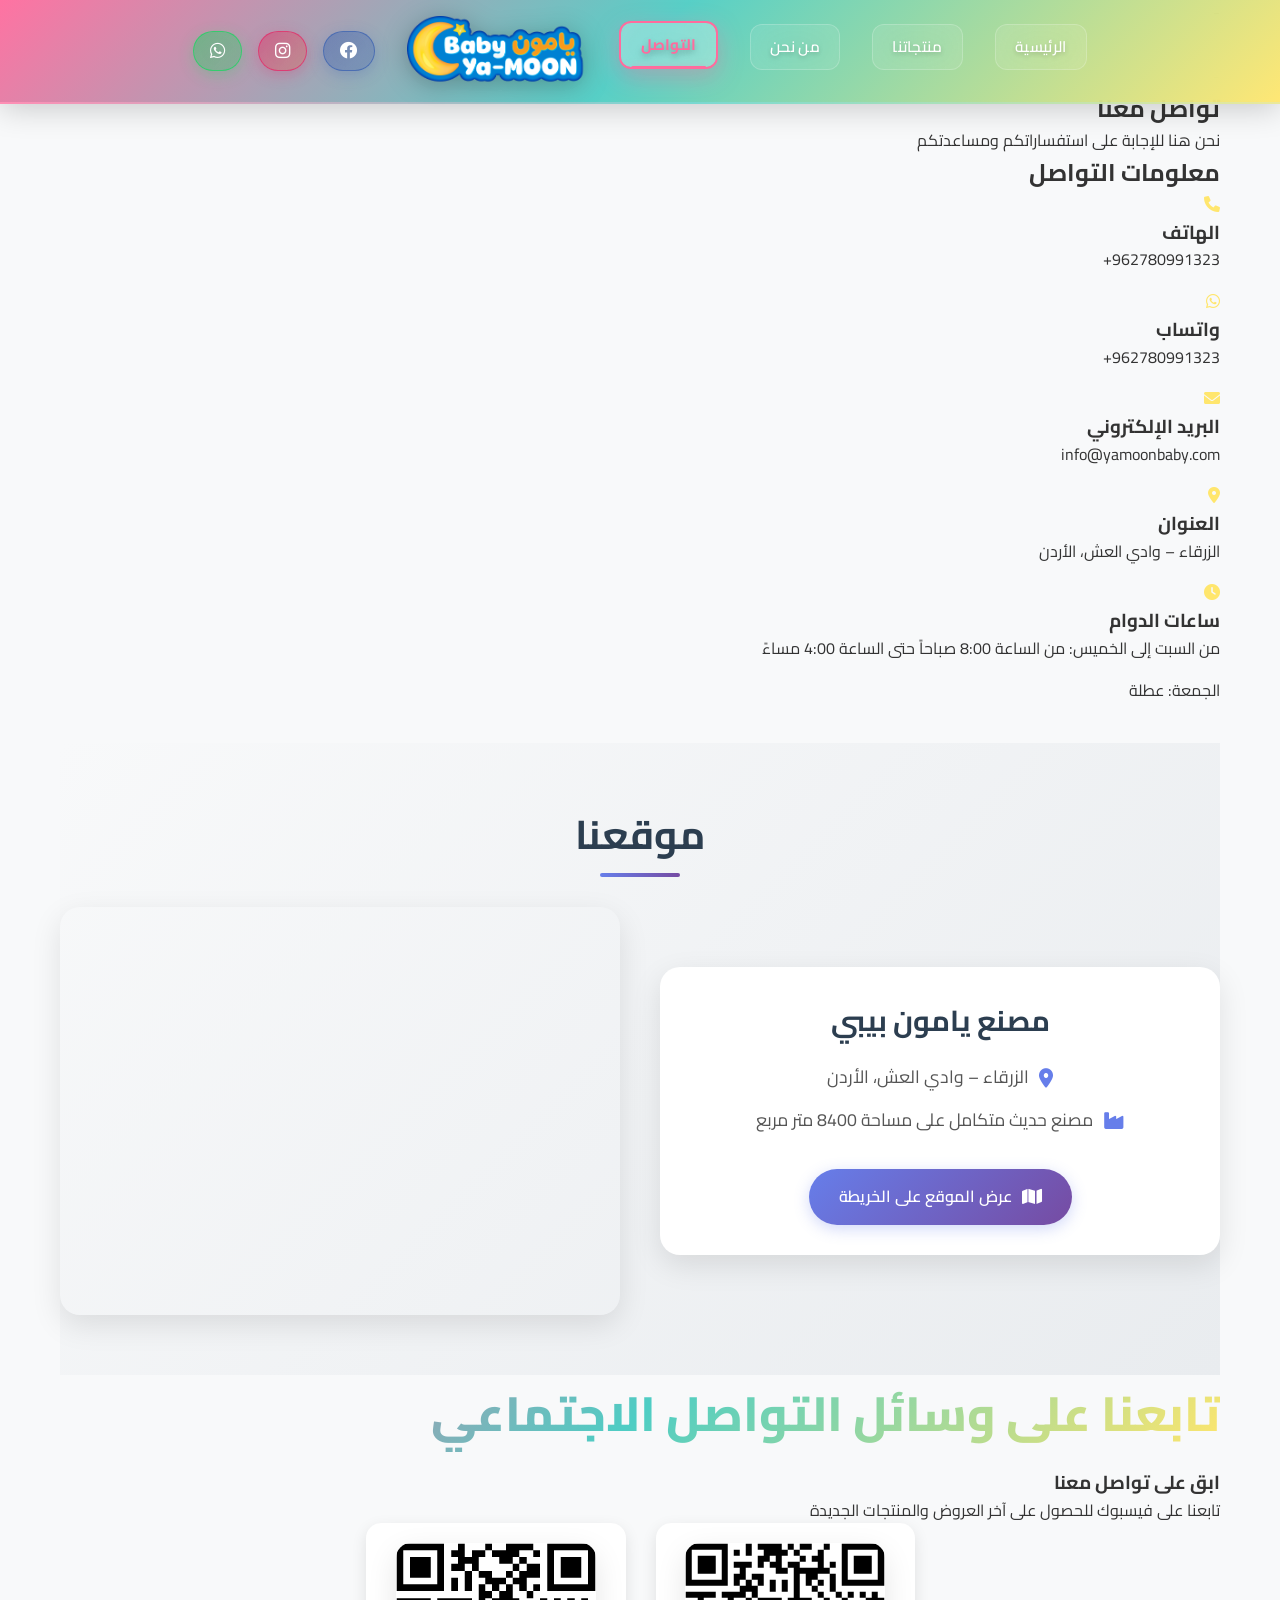
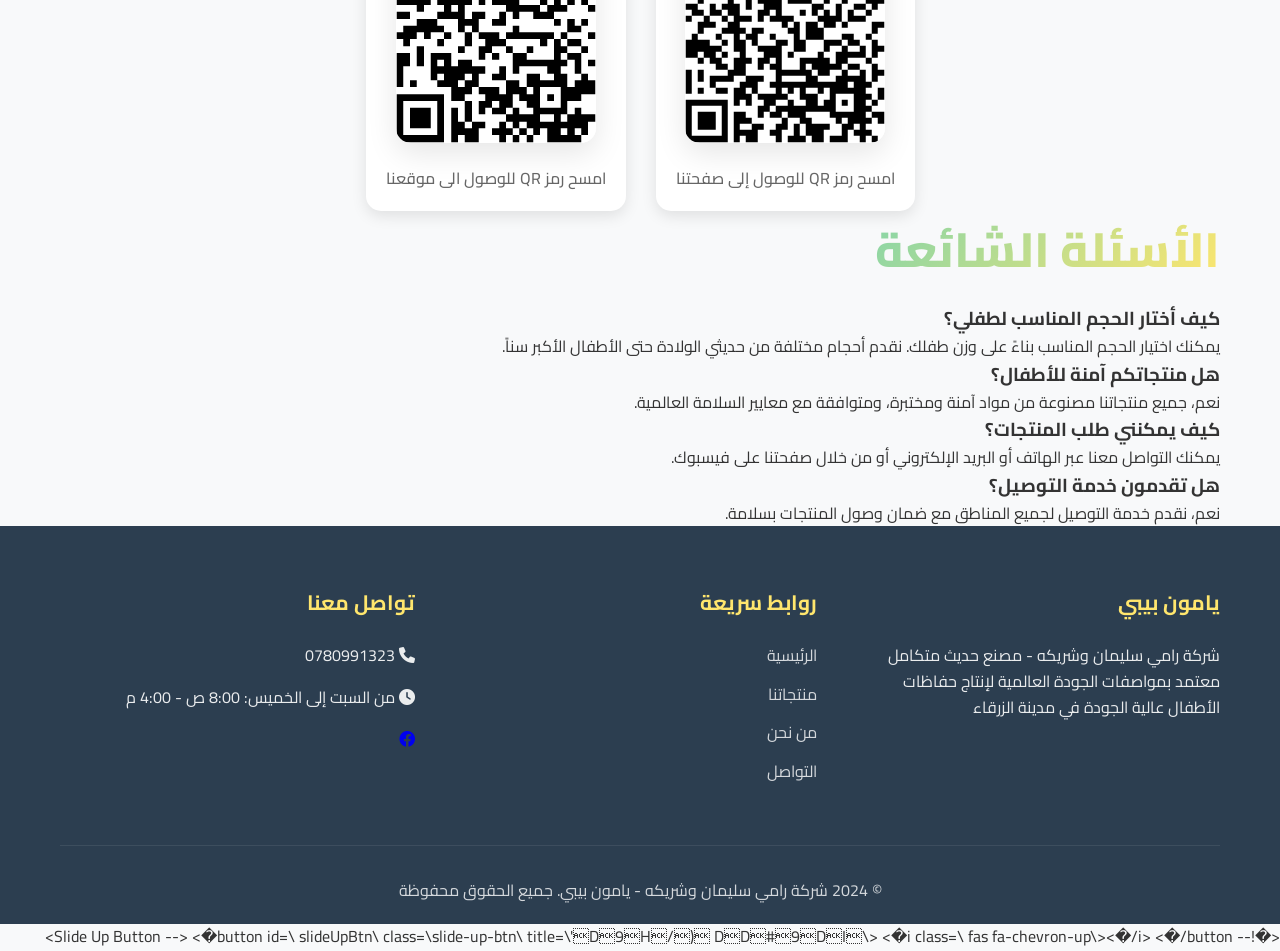
<file: contact.html>
<!DOCTYPE html>
<html lang="ar" dir="rtl">
<head>
    <meta charset="UTF-8">
    <meta name="viewport" content="width=device-width, initial-scale=1.0">
    <title>التواصل - يامون بيبي</title>
    <link rel="icon" type="image/png" href="assets/img/logo.png">
    <link rel="stylesheet" href="assets/css/styles.css">
    <link href="https://fonts.googleapis.com/css2?family=Cairo:wght@300;400;600;700&display=swap" rel="stylesheet">
    <link rel="stylesheet" href="https://cdnjs.cloudflare.com/ajax/libs/font-awesome/6.0.0/css/all.min.css">
    <style>
        /* Location Section Styles */
        .location-section {
            padding: 60px 0;
            background: linear-gradient(135deg, #f8f9fa 0%, #e9ecef 100%);
            margin-top: 40px;
        }
        
        .location-section h2 {
            text-align: center;
            font-size: 2.5rem;
            color: #2c3e50;
            margin-bottom: 40px;
            position: relative;
        }
        
        .location-section h2::after {
            content: '';
            position: absolute;
            bottom: -10px;
            left: 50%;
            transform: translateX(-50%);
            width: 80px;
            height: 4px;
            background: linear-gradient(90deg, #667eea, #764ba2);
            border-radius: 2px;
        }
        
        .location-content {
            display: grid;
            grid-template-columns: 1fr 1fr;
            gap: 40px;
            align-items: center;
            max-width: 1200px;
            margin: 0 auto;
        }
        
        .location-info {
            padding: 30px;
            background: white;
            border-radius: 20px;
            box-shadow: 0 10px 30px rgba(0,0,0,0.1);
            text-align: center;
        }
        
        .location-info h3 {
            font-size: 1.8rem;
            color: #2c3e50;
            margin-bottom: 20px;
        }
        
        .location-info p {
            font-size: 1.1rem;
            color: #555;
            margin-bottom: 15px;
            display: flex;
            align-items: center;
            justify-content: center;
            gap: 10px;
        }
        
        .location-info p i {
            color: #667eea;
            font-size: 1.2rem;
        }
        
        .location-btn {
            display: inline-flex;
            align-items: center;
            gap: 10px;
            background: linear-gradient(135deg, #667eea 0%, #764ba2 100%);
            color: white;
            text-decoration: none;
            padding: 15px 30px;
            border-radius: 50px;
            font-weight: 600;
            margin-top: 20px;
            transition: all 0.3s ease;
            box-shadow: 0 4px 15px rgba(102, 126, 234, 0.3);
        }
        
        .location-btn:hover {
            background: linear-gradient(135deg, #764ba2 0%, #667eea 100%);
            transform: translateY(-3px);
            box-shadow: 0 6px 20px rgba(102, 126, 234, 0.4);
            color: white;
        }
        
        .location-btn i {
            font-size: 1.1rem;
        }
        
        .location-map {
            border-radius: 20px;
            overflow: hidden;
            box-shadow: 0 10px 30px rgba(0,0,0,0.1);
        }
        
        .location-map iframe {
            border-radius: 20px;
        }
        
        /* Responsive Design */
        @media (max-width: 768px) {
            .location-content {
                grid-template-columns: 1fr;
                gap: 30px;
            }
            
            .location-info {
                padding: 20px;
            }
            
            .location-section h2 {
                font-size: 2rem;
            }
        }
        
        @media (max-width: 480px) {
            .location-section {
                padding: 40px 0;
            }
            
            .location-info h3 {
                font-size: 1.5rem;
            }
            
            .location-info p {
                font-size: 1rem;
            }
            
            .location-btn {
                padding: 12px 25px;
                font-size: 0.9rem;
            }
        }
        
        /* Slide Up Button Styles */
        .slide-up-btn {
            position: fixed;
            bottom: 30px;
            right: 30px;
            width: 50px;
            height: 50px;
            background: linear-gradient(135deg, #667eea 0%, #764ba2 100%);
            color: white;
            border: none;
            border-radius: 50%;
            cursor: pointer;
            display: none;
            align-items: center;
            justify-content: center;
            font-size: 18px;
            box-shadow: 0 4px 15px rgba(0, 0, 0, 0.3);
            transition: all 0.3s ease;
            z-index: 1000;
            opacity: 0;
            transform: translateY(20px);
        }
        
        .slide-up-btn:hover {
            background: linear-gradient(135deg, #764ba2 0%, #667eea 100%);
            transform: translateY(-3px);
            box-shadow: 0 6px 20px rgba(0, 0, 0, 0.4);
        }
        
        .slide-up-btn.show {
            display: flex;
            opacity: 1;
            transform: translateY(0);
        }
        
        .slide-up-btn i {
            transition: transform 0.3s ease;
        }
        
        .slide-up-btn:hover i {
            transform: translateY(-2px);
        }
        
        /* Responsive Design */
        @media (max-width: 768px) {
            .slide-up-btn {
                bottom: 20px;
                right: 20px;
                width: 45px;
                height: 45px;
                font-size: 16px;
            }
        }
        
        @media (max-width: 480px) {
            .slide-up-btn {
                bottom: 15px;
                right: 15px;
                width: 40px;
                height: 40px;
                font-size: 14px;
            }
        }
        
        /* QR Codes Styling */
        .qr-codes {
            display: flex;
            gap: 30px;
            justify-content: center;
            flex-wrap: wrap;
        }
        
        .qr-code {
            text-align: center;
            background: white;
            padding: 20px;
            border-radius: 15px;
            box-shadow: 0 5px 15px rgba(0,0,0,0.1);
        }
        
        .qr-img {
            width: 200px;
            height: 200px;
            border-radius: 15px;
            box-shadow: 0 10px 30px rgba(0,0,0,0.1);
            margin-bottom: 15px;
        }
        
        .qr-code p {
            color: #666;
            font-size: 1rem;
            font-weight: 500;
            margin: 0;
        }
        
        @media (max-width: 768px) {
            .qr-codes {
                flex-direction: column;
                align-items: center;
                gap: 20px;
            }
            
            .qr-img {
                width: 180px;
                height: 180px;
            }
        }
    </style>
</head>
<body>
    <!-- Header -->
    <header class="header">
        <nav class="navbar">
            <div class="nav-container">

              <div class="social-header">
                    <a href="https://www.facebook.com/people/Ya-Moon-Baby/61572601671368/" class="social-header-link facebook" target="_blank">
                        <i class="fab fa-facebook"></i>
                    </a>
                    <a href="https://www.instagram.com/yamoon_baby/?igsh=d25sYmpzYnV0aHMy&utm_source=qr#" class="social-header-link instagram" target="_blank">
                        <i class="fab fa-instagram"></i>
                    </a>
                    <a href="https://wa.me/962780991323" class="social-header-link whatsapp" target="_blank">
                        <i class="fab fa-whatsapp"></i>
                    </a>
                </div>
                <div class="header-logo-right">
                    <img src="assets/img/logo.png" alt="يامون بيبي" class="header-logo-img">
                </div>


                <ul class="nav-menu">
                    <li class="nav-item">
                        <a href="index.html" class="nav-link">الرئيسية</a>
                    </li>
                    <li class="nav-item">
                        <a href="products.html" class="nav-link">منتجاتنا</a>
                    </li>
                    <li class="nav-item">
                        <a href="about.html" class="nav-link">من نحن</a>
                    </li>

                    <li class="nav-item">
                        <a href="contact.html" class="nav-link active">التواصل</a>
                    </li>
                </ul>
                <div class="hamburger">
                    <span class="bar"></span>
                    <span class="bar"></span>
                    <span class="bar"></span>
                </div>
            </div>
        </nav>
    </header>

    <!-- Contact Hero Section -->
    <section class="contact-hero">
        <div class="container">
            <div class="contact-hero-content">
                
                <p class="contact-hero-subtitle">-</p>
				<h1 class="contact-hero-title">-</h1>
                <p class="contact-hero-subtitle">-</p>
				<h1 class="contact-hero-title">تواصل معنا</h1>
                <p class="contact-hero-subtitle">نحن هنا للإجابة على استفساراتكم ومساعدتكم</p>
            </div>
        </div>
    </section>

    <!-- Contact Section -->
    <section class="contact-section">
        <div class="container">
            <div class="contact-grid">
                <div class="contact-info">
				
                    
					<h2>معلومات التواصل</h2>
                    <div class="contact-item">
                        <i class="fas fa-phone"></i>
                        <div>
                            <h3>الهاتف</h3>
                            <p>962780991323+</p>
                        </div>
                    </div>
                    <div class="contact-item">
                        <i class="fab fa-whatsapp"></i>
                        <div>
                            <h3>واتساب</h3>
                            <p>962780991323+</p>
                        </div>
                    </div>
                    <div class="contact-item">
                        <i class="fas fa-envelope"></i>
                        <div>
                            <h3>البريد الإلكتروني</h3>
                            <p>info@yamoonbaby.com</p>
                        </div>
                    </div>
                    <div class="contact-item">
                        <i class="fas fa-map-marker-alt"></i>
                        <div>
                            <h3>العنوان</h3>
                            <p>الزرقاء – وادي العش، الأردن</p>
                        </div>
                    </div>
                    <div class="contact-item">
                        <i class="fas fa-clock"></i>
                        <div>
                            <h3>ساعات الدوام</h3>
                            <p>من السبت إلى الخميس: من الساعة 8:00 صباحاً حتى الساعة 4:00 مساءً</p>
                            <p>الجمعة: عطلة</p>
                        </div>
                    </div>
                </div>
                
                <!-- Location Section -->
                <div class="location-section">
                    <h2>موقعنا</h2>
                    <div class="location-content">
                        <div class="location-info">
                            <h3>مصنع يامون بيبي</h3>
                            <p><i class="fas fa-map-marker-alt"></i> الزرقاء – وادي العش، الأردن</p>
                            <p><i class="fas fa-industry"></i> مصنع حديث متكامل على مساحة 8400 متر مربع</p>
                            <a href="https://maps.app.goo.gl/tzSLVwnNWjw4Geo88" class="location-btn" target="_blank">
                                <i class="fas fa-map"></i>
                                عرض الموقع على الخريطة
                            </a>
                        </div>
                        <div class="location-map">
                            <iframe 
                                src="https://maps.google.com/maps?q=%D8%B4%D8%B1%D9%83%D8%A9+%D8%B1%D8%A7%D9%85%D9%8A+%D8%B3%D9%84%D9%8A%D9%85%D8%A7%D9%86+-+%D9%8A%D8%A7%D9%85%D9%88%D9%86+%D8%A8%D9%8A%D8%A8%D9%8A%2C+%D9%88%D8%A7%D8%AF%D9%8A+%D8%A7%D9%84%D8%B9%D8%B4%2C+Zarqa+13125&output=embed"
                                width="100%" 
                                height="400" 
                                style="border:0;" 
                                allowfullscreen="" 
                                loading="lazy" 
                                referrerpolicy="no-referrer-when-downgrade">
                            </iframe>
                        </div>
                    </div>
                </div>
            </div>
        </div>
    </section>

    <!-- Social Media Section -->
    <section class="social-section">
        <div class="container">
            <h2 class="section-title">تابعنا على وسائل التواصل الاجتماعي</h2>
            <div class="social-content">
                <div class="social-info">
                    <h3>ابق على تواصل معنا</h3>
                    <p>تابعنا على فيسبوك للحصول على آخر العروض والمنتجات الجديدة</p>
                   
                </div>
                <div class="qr-codes">
                    <div class="qr-code">
                        <img src="assets/img/qr/facebook-qr-code.png" alt="Facebook Page QR Code" class="qr-img" width="200" height="200">
                        <p>امسح رمز QR للوصول إلى صفحتنا</p>
                    </div>
                    <div class="qr-code">
                        <img src="assets/img/qr/homepage-qr-code.png" alt="Yamoon Baby Homepage QR Code" class="qr-img" width="200" height="200">
                        <p>امسح رمز QR للوصول الى موقعنا</p>
                    </div>
                </div>
            </div>
        </div>
    </section>

    <!-- FAQ Section -->
    <section class="faq-section">
        <div class="container">
            <h2 class="section-title">الأسئلة الشائعة</h2>
            <div class="faq-grid">
                <div class="faq-item">
                    <h3>كيف أختار الحجم المناسب لطفلي؟</h3>
                    <p>يمكنك اختيار الحجم المناسب بناءً على وزن طفلك. نقدم أحجام مختلفة من حديثي الولادة حتى الأطفال الأكبر سناً.</p>
                </div>
                <div class="faq-item">
                    <h3>هل منتجاتكم آمنة للأطفال؟</h3>
                    <p>نعم، جميع منتجاتنا مصنوعة من مواد آمنة ومختبرة، ومتوافقة مع معايير السلامة العالمية.</p>
                </div>
                <div class="faq-item">
                    <h3>كيف يمكنني طلب المنتجات؟</h3>
                    <p>يمكنك التواصل معنا عبر الهاتف أو البريد الإلكتروني أو من خلال صفحتنا على فيسبوك.</p>
                </div>
                <div class="faq-item">
                    <h3>هل تقدمون خدمة التوصيل؟</h3>
                    <p>نعم، نقدم خدمة التوصيل لجميع المناطق مع ضمان وصول المنتجات بسلامة.</p>
                </div>
            </div>
        </div>
    </section>

    <!-- Footer -->
    <footer class="footer">
        <div class="container">
            <div class="footer-content">
                <div class="footer-section">
                    <h3>يامون بيبي</h3>
                    <p>شركة رامي سليمان وشريكه - مصنع حديث متكامل معتمد بمواصفات الجودة العالمية لإنتاج حفاظات الأطفال عالية الجودة في مدينة الزرقاء</p>
                </div>
                <div class="footer-section">
                    <h3>روابط سريعة</h3>
                    <ul>
                        <li><a href="index.html">الرئيسية</a></li>
                        <li><a href="products.html">منتجاتنا</a></li>
                        <li><a href="about.html">من نحن</a></li>

                        <li><a href="contact.html">التواصل</a></li>
                    </ul>
                </div>
                <div class="footer-section">
                    <h3>تواصل معنا</h3>
                    <p><i class="fas fa-phone"></i> 0780991323</p>
                    <p><i class="fas fa-clock"></i> من السبت إلى الخميس: 8:00 ص - 4:00 م</p>
                    <div class="social-links">
                        <a href="https://www.facebook.com/people/Ya-Moon-Baby/61572601671368/" target="_blank">
                            <i class="fab fa-facebook"></i>
                        </a>
                    </div>
                </div>
            </div>
            <div class="footer-bottom">
                <p>&copy; 2024 شركة رامي سليمان وشريكه - يامون بيبي. جميع الحقوق محفوظة</p>
            </div>
        </div>
        
        <!-- Slide Up Button -->
        <button id="slideUpBtn" class="slide-up-btn" title="العودة للأعلى">
            <i class="fas fa-chevron-up"></i>
        </button>
    </footer>

    <script src="assets/js/script.js"></script>
    
    <script>
        // Slide Up Button Functionality
        document.addEventListener('DOMContentLoaded', function() {
            const slideUpBtn = document.getElementById('slideUpBtn');
            
            // Show button when scrolling down
            window.addEventListener('scroll', function() {
                if (window.pageYOffset > 300) {
                    slideUpBtn.classList.add('show');
                } else {
                    slideUpBtn.classList.remove('show');
                }
            });
            
            // Smooth scroll to top when button is clicked
            slideUpBtn.addEventListener('click', function() {
                window.scrollTo({
                    top: 0,
                    behavior: 'smooth'
                });
            });
            
            // Add hover effect for mobile devices
            slideUpBtn.addEventListener('touchstart', function() {
                this.style.transform = 'translateY(-3px)';
            });
            
            slideUpBtn.addEventListener('touchend', function() {
                this.style.transform = 'translateY(0)';
            });
        });
    </script>
</body>
</html>
                < ! - -   S l i d e   U p   B u t t o n   - - > 
 
                 < b u t t o n   i d = \ 
 
 s l i d e U p B t n \   c l a s s = \ s l i d e - u p - b t n \   t i t l e = \ 'D9H/)
 
 DD#9DI\ > 
 
                         < i   c l a s s = \ 
 
 f a s 
 
 f a - c h e v r o n - u p \ > < / i > 
 
                 < / b u t t o n > 
 
 
</file>
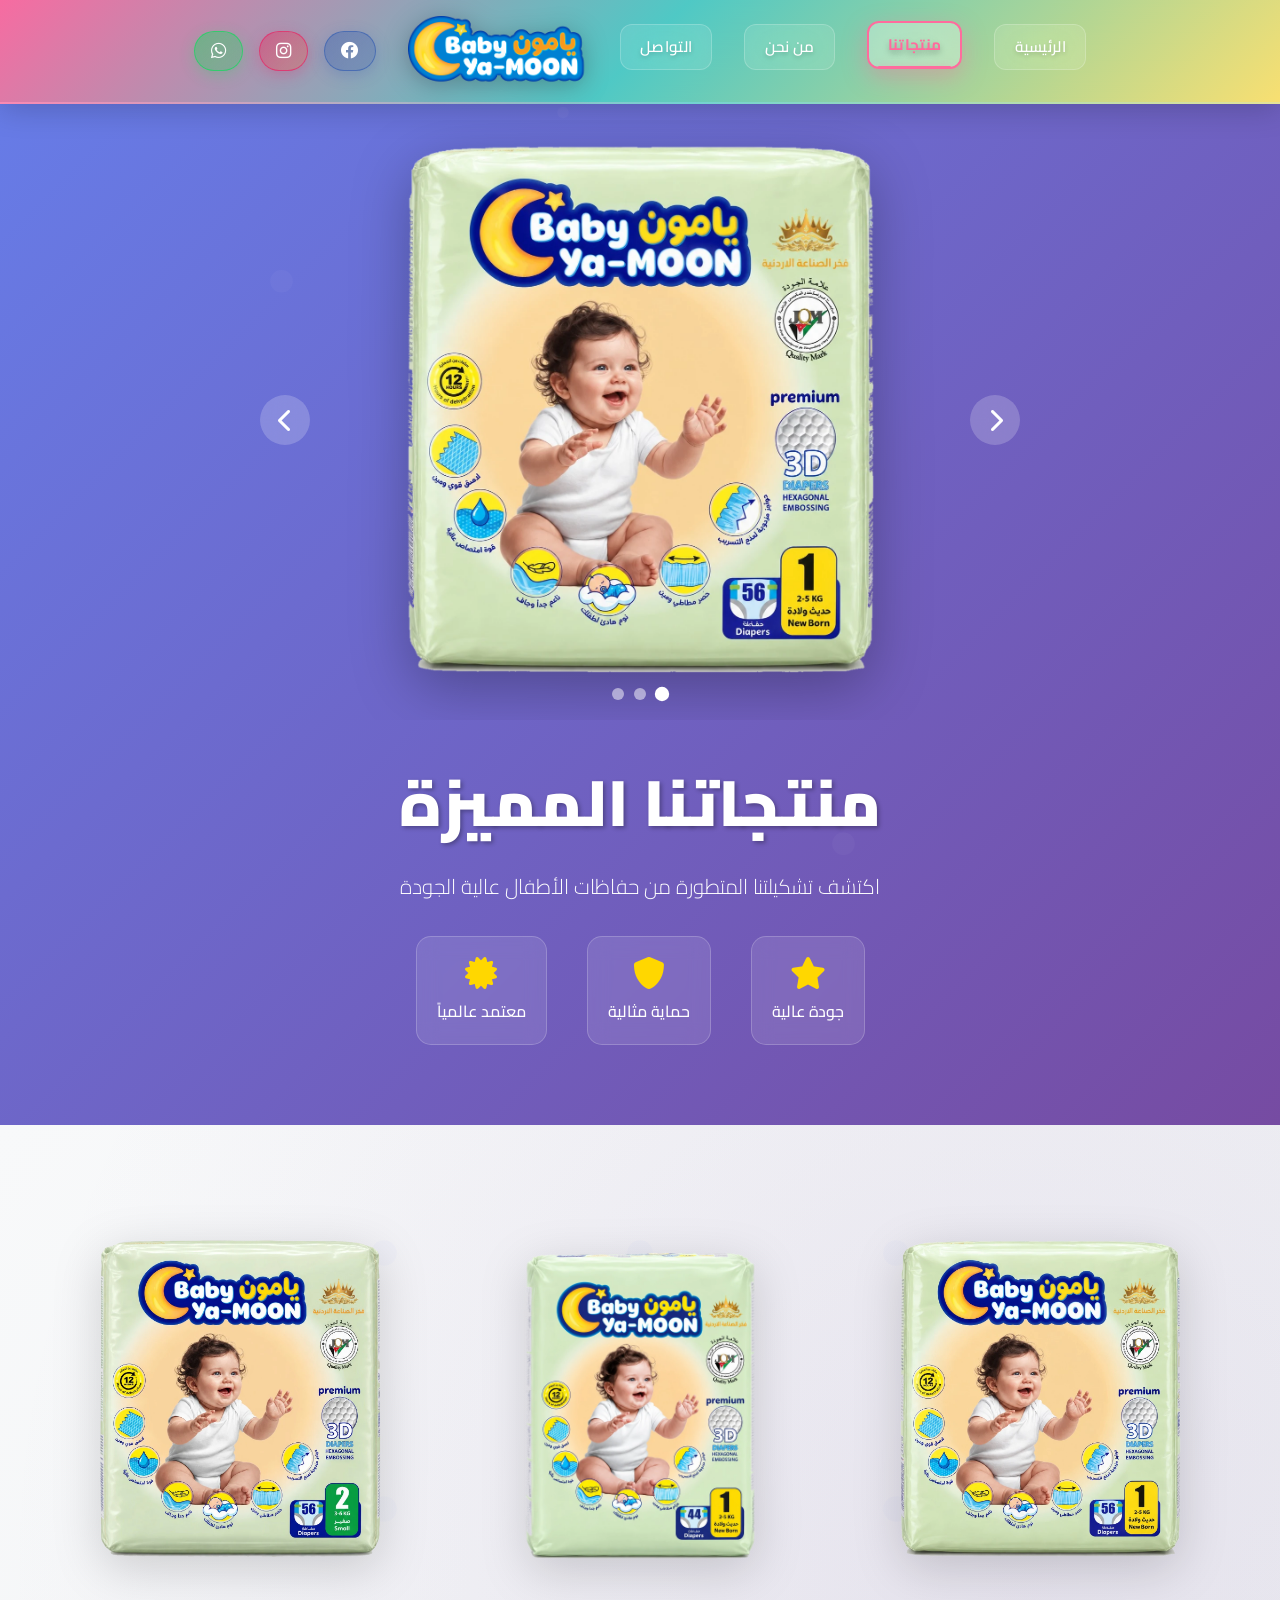
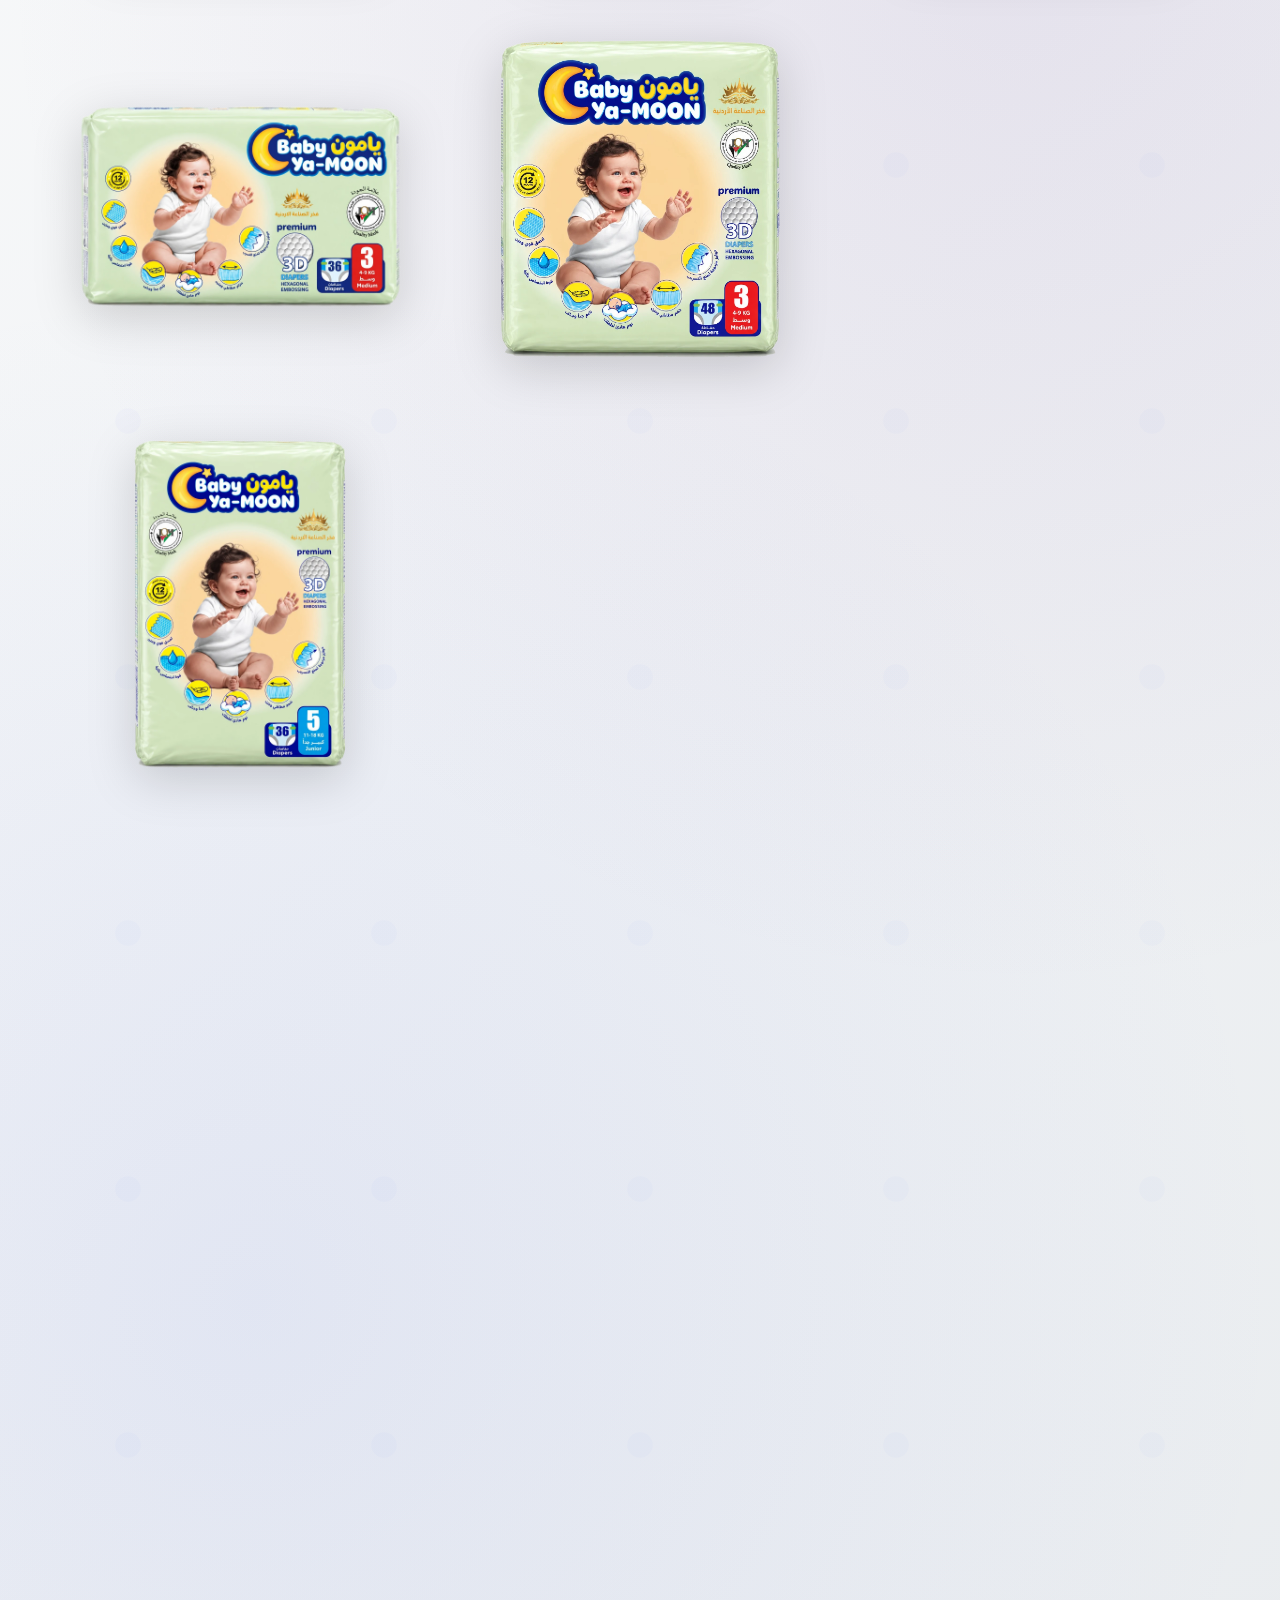
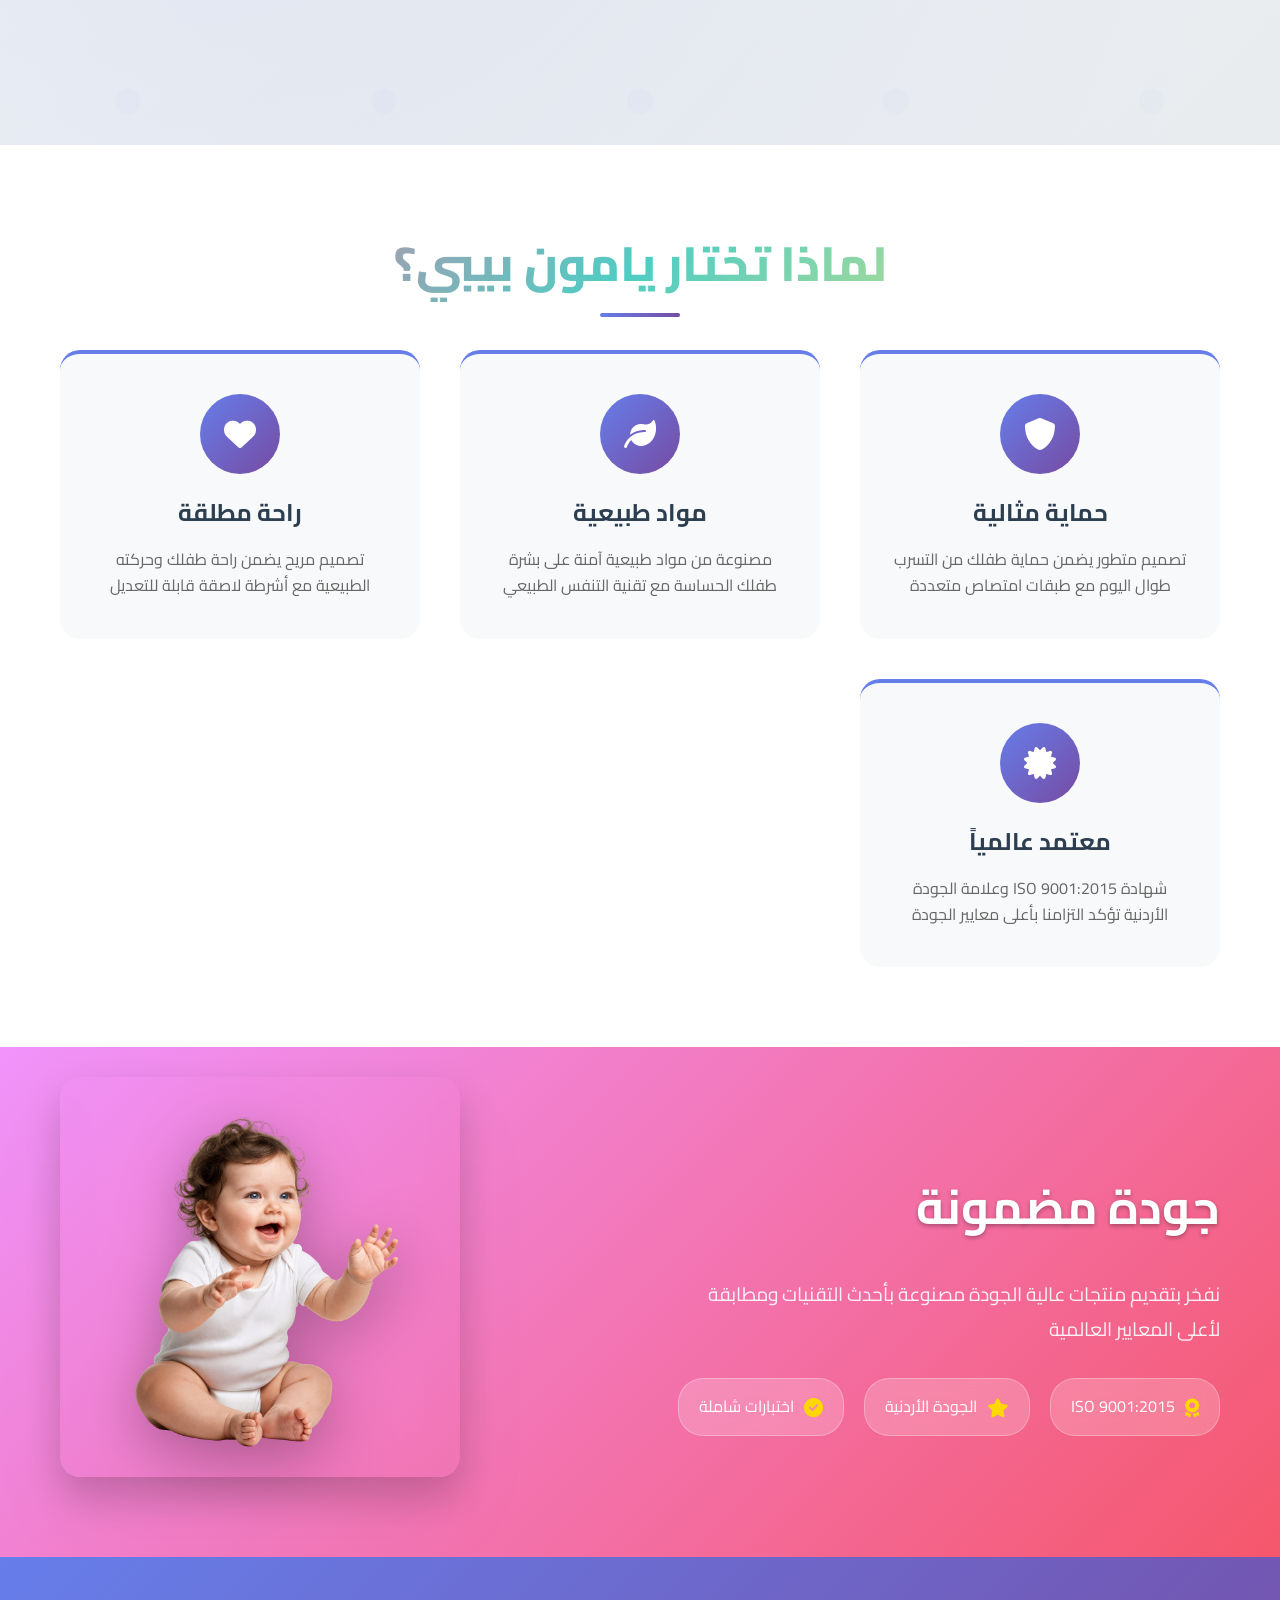
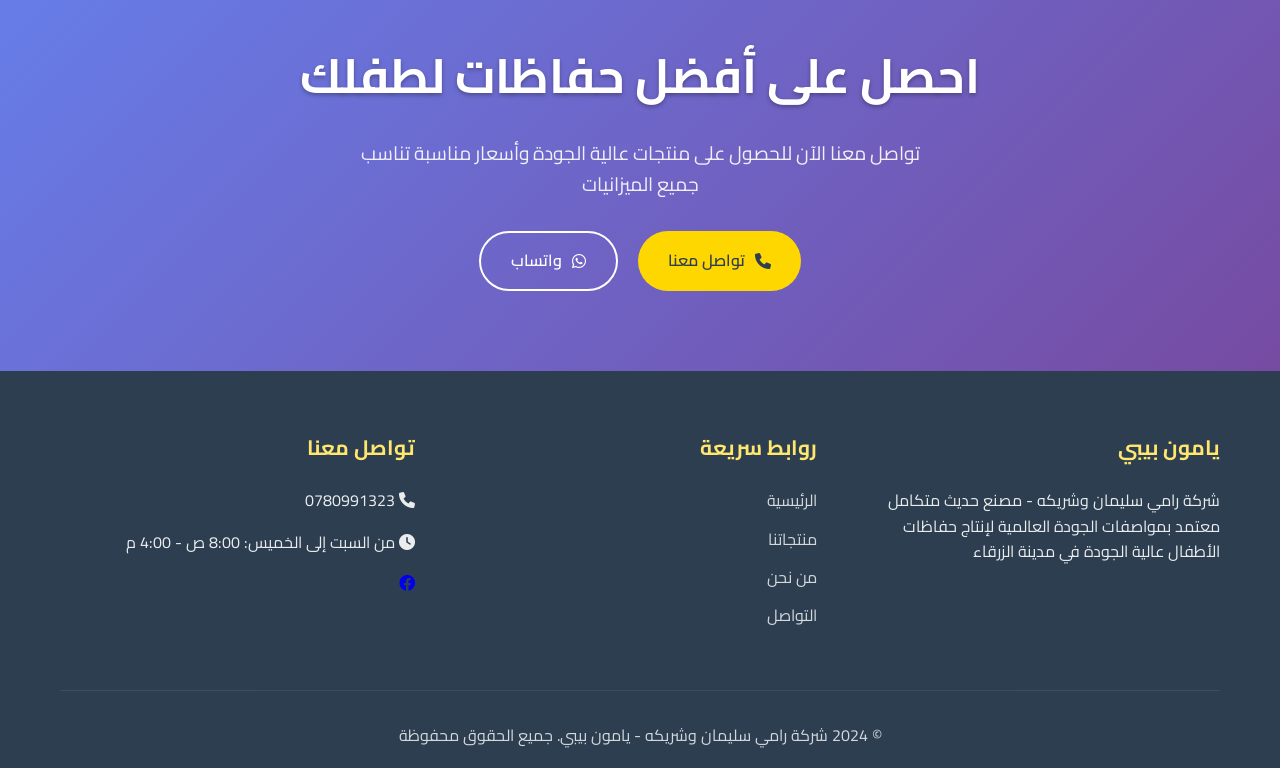
<file: products.html>
<!DOCTYPE html>
<html lang="ar" dir="rtl">
<head>
  <meta charset="UTF-8">
    <meta name="viewport" content="width=device-width, initial-scale=1.0">
    <title>منتجاتنا - يامون بيبي</title>
    <link rel="icon" type="image/png" href="assets/img/logo.png">
    <link rel="stylesheet" href="assets/css/styles.css">
    <link href="https://fonts.googleapis.com/css2?family=Cairo:wght@300;400;600;700;900&display=swap" rel="stylesheet">
    <link rel="stylesheet" href="https://cdnjs.cloudflare.com/ajax/libs/font-awesome/6.0.0/css/all.min.css">
    <style>
        /* Products Page Specific Styles */
        .products-hero {
            background: linear-gradient(135deg, #667eea 0%, #764ba2 100%);
            color: white;
            padding: 120px 0 80px;
            position: relative;
            overflow: hidden;
        }
        
        .products-hero::before {
            content: '';
            position: absolute;
            top: 0;
            left: 0;
            right: 0;
            bottom: 0;
            background: url('data:image/svg+xml,<svg xmlns="http://www.w3.org/2000/svg" viewBox="0 0 100 100"><defs><pattern id="grain" width="100" height="100" patternUnits="userSpaceOnUse"><circle cx="25" cy="25" r="1" fill="white" opacity="0.1"/><circle cx="75" cy="75" r="1" fill="white" opacity="0.1"/><circle cx="50" cy="10" r="0.5" fill="white" opacity="0.1"/></pattern></defs><rect width="100" height="100" fill="url(%23grain)"/></svg>');
            opacity: 0.3;
        }
        
        .products-hero-content {
            text-align: center;
            position: relative;
            z-index: 2;
        }
        
        .products-hero-title {
            font-size: 4rem;
            font-weight: 900;
            margin-bottom: 1rem;
            text-shadow: 2px 2px 4px rgba(0,0,0,0.3);
        }
        
        .products-hero-subtitle {
            font-size: 1.3rem;
            font-weight: 300;
            max-width: 600px;
            margin: 0 auto 2rem;
            line-height: 1.6;
        }
        
        .hero-stats {
            display: flex;
            justify-content: center;
            gap: 40px;
            flex-wrap: wrap;
        }
        
        .hero-stats .stat-item {
            display: flex;
            flex-direction: column;
            align-items: center;
            gap: 10px;
            padding: 20px;
            background: rgba(255,255,255,0.1);
            border-radius: 15px;
            backdrop-filter: blur(10px);
            border: 1px solid rgba(255,255,255,0.2);
        }
        
        
        .hero-stats .stat-item i {
            font-size: 2rem;
            color: #ffd700;
        }
        
        .hero-stats .stat-item span {
            font-size: 1rem;
            font-weight: 500;
        }
        
        .products-section {
            padding: 80px 0;
            background: 
                radial-gradient(circle at 20% 80%, rgba(102, 126, 234, 0.1) 0%, transparent 50%),
                radial-gradient(circle at 80% 20%, rgba(118, 75, 162, 0.1) 0%, transparent 50%),
                linear-gradient(135deg, #f8f9fa 0%, #e9ecef 100%);
            position: relative;
        }
        
        .products-section::before {
            content: '';
            position: absolute;
            top: 0;
            left: 0;
            right: 0;
            bottom: 0;
            background: url('data:image/svg+xml,<svg xmlns="http://www.w3.org/2000/svg" viewBox="0 0 100 100"><defs><pattern id="dots" width="20" height="20" patternUnits="userSpaceOnUse"><circle cx="10" cy="10" r="1" fill="rgba(102,126,234,0.1)"/></pattern></defs><rect width="100" height="100" fill="url(%23dots)"/></svg>');
            opacity: 0.3;
            pointer-events: none;
        }
        
        .products-grid {
            display: grid;
            grid-template-columns: repeat(auto-fit, minmax(300px, 1fr));
            gap: 40px;
            margin-bottom: 60px;
            padding: 20px 0;
            position: relative;
            z-index: 2;
        }
        
        .product-card {
            background: transparent;
            border-radius: 0;
            overflow: visible;
            box-shadow: none;
            position: relative;
            border: 0;
            opacity: 1;
        }
        
        
        
        .product-image {
            position: relative;
            overflow: visible;
            border-radius: 0;
            margin: 0;
            background: transparent;
            aspect-ratio: 1;
            display: flex;
            align-items: center;
            justify-content: center;
            padding: 0;
        }
        
        .product-img {
            width: 100%;
            height: 100%;
            object-fit: contain;
            object-position: center;
            border-radius: 0;
            cursor: zoom-in;
            filter: drop-shadow(0 12px 24px rgba(0, 0, 0, 0.16));
        }
        
        
        
        
        .product-overlay {
            position: absolute;
            top: 0;
            left: 0;
            right: 0;
            bottom: 0;
            background: linear-gradient(135deg, rgba(102, 126, 234, 0.8), rgba(118, 75, 162, 0.8));
            display: flex;
            align-items: center;
            justify-content: center;
            opacity: 0;
        }
        
        
        .product-overlay-content {
            text-align: center;
            color: white;
        }
        
        .product-overlay-content h3 {
            font-size: 1.5rem;
            margin-bottom: 10px;
        }
        
        .product-overlay-content p {
            font-size: 1rem;
            opacity: 0.9;
        }
        
        .product-info {
            padding: 20px;
            text-align: center;
        }
        
        .product-title {
            font-size: 1.3rem;
            color: #2c3e50;
            margin-bottom: 10px;
            font-weight: 600;
        }
        
        .product-description {
            color: #666;
            font-size: 0.9rem;
            line-height: 1.5;
        }
        
        .product-features-section {
            padding: 80px 0;
            background: white;
        }
        
        .section-title {
            text-align: center;
            font-size: 3rem;
            color: #2c3e50;
            margin-bottom: 3rem;
            position: relative;
        }
        
        .section-title::after {
            content: '';
            position: absolute;
            bottom: -15px;
            left: 50%;
            transform: translateX(-50%);
            width: 80px;
            height: 4px;
            background: linear-gradient(90deg, #667eea, #764ba2);
            border-radius: 2px;
        }
        
        .product-features-grid {
            display: grid;
            grid-template-columns: repeat(auto-fit, minmax(280px, 1fr));
            gap: 40px;
        }
        
        .product-feature-item {
            text-align: center;
            padding: 40px 30px;
            background: #f8f9fa;
            border-radius: 20px;
            border-top: 4px solid #667eea;
        }
        
        
        .feature-icon-wrapper {
            width: 80px;
            height: 80px;
            background: linear-gradient(135deg, #667eea, #764ba2);
            border-radius: 50%;
            display: flex;
            align-items: center;
            justify-content: center;
            margin: 0 auto 20px;
        }
        
        
        .feature-icon-wrapper i {
            font-size: 2rem;
            color: white;
        }
        
        .product-feature-item h3 {
            font-size: 1.5rem;
            color: #2c3e50;
            margin-bottom: 15px;
        }
        
        .product-feature-item p {
            color: #666;
            line-height: 1.6;
        }
        
        .quality-assurance-section {
            padding: 80px 0;
            background: linear-gradient(135deg, #f093fb 0%, #f5576c 100%);
            color: white;
        }
        
        .quality-content {
            display: grid;
            grid-template-columns: 1fr 1fr;
            gap: 60px;
            align-items: center;
        }
        
        .quality-text h2 {
            font-size: 3rem;
            margin-bottom: 2rem;
            font-weight: 700;
        }
        
        .quality-text p {
            font-size: 1.2rem;
            line-height: 1.8;
            margin-bottom: 2rem;
            opacity: 0.9;
        }
        
        .quality-badges {
            display: flex;
            gap: 20px;
            flex-wrap: wrap;
        }
        
        .quality-badge {
            background: rgba(255,255,255,0.2);
            padding: 15px 20px;
            border-radius: 25px;
            backdrop-filter: blur(10px);
            border: 1px solid rgba(255,255,255,0.3);
            display: flex;
            align-items: center;
            gap: 10px;
        }
        
        
        .quality-badge i {
            font-size: 1.2rem;
            color: #ffd700;
        }
        
        .quality-image {
            text-align: left;
            margin-top: -50px;
            display: flex;
            justify-content: flex-start;
        }
        
        .quality-img {
            width: 100%;
            max-width: 400px;
            border-radius: 20px;
            box-shadow: 0 20px 40px rgba(0,0,0,0.2);
            margin-right: auto;
            margin-left: 0;
        }
        

        
        .cta-section {
            padding: 80px 0;
            background: linear-gradient(135deg, #667eea 0%, #764ba2 100%);
            color: white;
            text-align: center;
        }
        
        .cta-content h2 {
            font-size: 3rem;
            margin-bottom: 1.5rem;
            font-weight: 700;
        }
        
        .cta-content p {
            font-size: 1.2rem;
            max-width: 600px;
            margin: 0 auto 2rem;
            line-height: 1.6;
            opacity: 0.9;
        }
        
        .cta-buttons {
            display: flex;
            gap: 20px;
            justify-content: center;
            flex-wrap: wrap;
        }
        
        .cta-btn {
            padding: 15px 30px;
            border-radius: 30px;
            text-decoration: none;
            font-weight: 600;
            display: inline-flex;
            align-items: center;
            gap: 10px;
        }
        
        .cta-btn.primary {
            background: #ffd700;
            color: #2c3e50;
        }
        
        .cta-btn.secondary {
            background: transparent;
            color: white;
            border: 2px solid white;
        }
        
        
        
        @media (max-width: 768px) {
            .products-hero {
                padding: 110px 16px 50px;
            }

            .products-hero-title {
                font-size: clamp(1.5rem, 7vw, 2.4rem);
            }
            
            .hero-stats {
                gap: 20px;
            }
            
            .quality-content {
                grid-template-columns: 1fr;
                gap: 40px;
            }
            

            
            .cta-buttons {
                flex-direction: column;
                align-items: center;
            }
        }
        
        /* Image Slider Styles */
        .image-slider {
            width: 100%;
            max-width: 800px;
            aspect-ratio: 4 / 3;
            height: auto;
            margin: 0 auto 2rem;
            position: relative;
            border-radius: 0;
            overflow: hidden;
            box-shadow: none;
            background: transparent;
            border: 0;
        }
        
        .slider-container {
            width: 100%;
            height: 100%;
            position: relative;
            overflow: hidden;
            background: transparent;
        }
        
        .slider-image {
            width: 100%;
            height: 100%;
            object-fit: contain;
            object-position: center;
            position: absolute;
            top: 0;
            left: 0;
            opacity: 0;
            background: transparent;
            filter: drop-shadow(0 16px 28px rgba(0, 0, 0, 0.28));
        }
        
        .slider-image.active {
            opacity: 1;
        }
        
        .slider-dots {
            position: absolute;
            bottom: 20px;
            left: 50%;
            transform: translateX(-50%);
            display: flex;
            gap: 10px;
            z-index: 10;
        }
        
        .slider-dot {
            width: 12px;
            height: 12px;
            border-radius: 50%;
            background: rgba(255, 255, 255, 0.5);
            cursor: pointer;
        }
        
        .slider-dot.active {
            background: white;
            transform: scale(1.2);
        }
        
        
        .slider-nav {
            position: absolute;
            top: 50%;
            transform: translateY(-50%);
            background: rgba(255, 255, 255, 0.2);
            border: none;
            color: white;
            font-size: 24px;
            width: 50px;
            height: 50px;
            border-radius: 50%;
            cursor: pointer;
            display: flex;
            align-items: center;
            justify-content: center;
            backdrop-filter: blur(10px);
        }
        
        
        .slider-nav.prev {
            left: 20px;
        }
        
        .slider-nav.next {
            right: 20px;
        }
        
        @media (max-width: 768px) {
            .image-slider {
                max-width: 600px;
                aspect-ratio: 4 / 3;
                height: auto;
                margin-bottom: 1.5rem;
            }
            
            .slider-nav {
                width: 40px;
                height: 40px;
                font-size: 20px;
            }
            
            .slider-nav.prev {
                left: 10px;
            }
            
            .slider-nav.next {
                right: 10px;
            }
            
            .slider-dots {
                bottom: 15px;
            }
            
            .slider-dot {
                width: 10px;
                height: 10px;
            }
        }
    </style>
</head>
<body>
    <!-- Header -->
    <header class="header">
        <nav class="navbar">
            <div class="nav-container">

                 <div class="social-header">
                    <a href="https://www.facebook.com/people/Ya-Moon-Baby/61572601671368/" class="social-header-link facebook" target="_blank">
                        <i class="fab fa-facebook"></i>
                    </a>
                    <a href="https://www.instagram.com/yamoon_baby/?igsh=d25sYmpzYnV0aHMy&utm_source=qr#" class="social-header-link instagram" target="_blank">
                        <i class="fab fa-instagram"></i>
                    </a>
                    <a href="https://wa.me/962780991323" class="social-header-link whatsapp" target="_blank">
                        <i class="fab fa-whatsapp"></i>
                    </a>
                </div>
                <div class="header-logo-right">
                    <img src="assets/img/logo.png" alt="يامون بيبي" class="header-logo-img">
                </div>


                <ul class="nav-menu">
                    <li class="nav-item">
                        <a href="index.html" class="nav-link">الرئيسية</a>
                    </li>
                    <li class="nav-item">
                        <a href="products.html" class="nav-link active">منتجاتنا</a>
                    </li>
                    <li class="nav-item">
                        <a href="about.html" class="nav-link">من نحن</a>
                    </li>

                    <li class="nav-item">
                        <a href="contact.html" class="nav-link">التواصل</a>
                    </li>
                </ul>
                <div class="hamburger">
                    <span class="bar"></span>
                    <span class="bar"></span>
                    <span class="bar"></span>
                </div>
            </div>
        </nav>
    </header>

    <!-- Products Hero Section -->
    <section class="products-hero">
        <div class="container">
            <div class="products-hero-content">
                <div class="image-slider">
                    <div class="slider-container">
                        <img src="assets/img/products/5.webp" onerror="this.onerror=null;this.src='assets/img/products/5.jpeg'" alt="منتجات يامون بيبي" class="slider-image active">
                        <img src="assets/img/products/3.webp" onerror="this.onerror=null;this.src='assets/img/products/3.jpeg'" alt="منتجات يامون بيبي" class="slider-image">
                        <img src="assets/img/products/1.webp" onerror="this.onerror=null;this.src='assets/img/products/1.jpeg'" alt="منتجات يامون بيبي" class="slider-image">
                        
                        <button class="slider-nav prev" onclick="changeSlide(-1)">
                            <i class="fas fa-chevron-left"></i>
                        </button>
                        <button class="slider-nav next" onclick="changeSlide(1)">
                            <i class="fas fa-chevron-right"></i>
                        </button>
                        
                        <div class="slider-dots">
                            <span class="slider-dot active" onclick="currentSlide(1)"></span>
                            <span class="slider-dot" onclick="currentSlide(2)"></span>
                            <span class="slider-dot" onclick="currentSlide(3)"></span>
                        </div>
                    </div>
                </div>
                <h1 class="products-hero-title">منتجاتنا المميزة</h1>
                <p class="products-hero-subtitle">اكتشف تشكيلتنا المتطورة من حفاظات الأطفال عالية الجودة</p>
                <div class="hero-stats">
                    <div class="stat-item">
                        <i class="fas fa-star"></i>
                        <span>جودة عالية</span>
                    </div>
                    <div class="stat-item">
                        <i class="fas fa-shield-alt"></i>
                        <span>حماية مثالية</span>
                    </div>
                    <div class="stat-item">
                        <i class="fas fa-certificate"></i>
                        <span>معتمد عالمياً</span>
                    </div>
                </div>
            </div>
        </div>
    </section>

    <!-- Products Section -->
    <section class="products-section">
        <div class="container">
            <div class="products-grid">
                <div class="product-card" data-category="newborn">
                    <div class="product-image">
                        <img src="assets/img/products/5.webp" onerror="this.onerror=null;this.src='assets/img/products/5.jpeg'" alt="حفاظات حجم 1 حديث الولادة 56 قطعة" class="product-img">
                    </div>
                </div>
                <div class="product-card" data-category="newborn">
                    <div class="product-image">
                        <img src="assets/img/products/11.webp" onerror="this.onerror=null;this.src='assets/img/products/11.jpeg'" alt="حفاظات حجم 1 حديث الولادة 44 قطعة" class="product-img">
                    </div>
                </div>
                <div class="product-card" data-category="small">
                    <div class="product-image">
                        <img src="assets/img/products/4.webp" onerror="this.onerror=null;this.src='assets/img/products/4.jpeg'" alt="حفاظات حجم 2 صغير 56 قطعة" class="product-img">
                    </div>
                </div>
                <div class="product-card" data-category="small">
                    <div class="product-image">
                        <img src="assets/img/products/8.webp" onerror="this.onerror=null;this.src='assets/img/products/8.jpeg'" alt="حفاظات حجم 2 صغير 40 قطعة" class="product-img">
                    </div>
                </div>
                <div class="product-card" data-category="medium">
                    <div class="product-image">
                        <img src="assets/img/products/3.webp" onerror="this.onerror=null;this.src='assets/img/products/3.jpeg'" alt="حفاظات حجم 3 وسط 48 قطعة" class="product-img">
                    </div>
                </div>
                <div class="product-card" data-category="medium">
                    <div class="product-image">
                        <img src="assets/img/products/9.webp" onerror="this.onerror=null;this.src='assets/img/products/9.jpeg'" alt="حفاظات حجم 3 وسط 36 قطعة" class="product-img">
                    </div>
                </div>
                <div class="product-card" data-category="large">
                    <div class="product-image">
                        <img src="assets/img/products/2.webp" onerror="this.onerror=null;this.src='assets/img/products/2.jpeg'" alt="حفاظات حجم 4 كبير 44 قطعة" class="product-img">
                    </div>
                </div>
                <div class="product-card" data-category="large">
                    <div class="product-image">
                        <img src="assets/img/products/10.webp" onerror="this.onerror=null;this.src='assets/img/products/10.jpeg'" alt="حفاظات حجم 4 كبير 32 قطعة" class="product-img">
                    </div>
                </div>
                <div class="product-card" data-category="large">
                    <div class="product-image">
                        <img src="assets/img/products/6.webp" onerror="this.onerror=null;this.src='assets/img/products/6.jpeg'" alt="حفاظات حجم 5 كبير جداً 36 قطعة" class="product-img">
                    </div>
                </div>
                <div class="product-card" data-category="large">
                    <div class="product-image">
                        <img src="assets/img/products/14.webp" onerror="this.onerror=null;this.src='assets/img/products/14.jpeg'" alt="حفاظات حجم 5 كبير جداً 26 قطعة" class="product-img">
                    </div>
                </div>
                <div class="product-card" data-category="large">
                    <div class="product-image">
                        <img src="assets/img/products/7.webp" onerror="this.onerror=null;this.src='assets/img/products/7.jpeg'" alt="حفاظات حجم 6 XXL 30 قطعة" class="product-img">
                    </div>
                </div>
                <div class="product-card" data-category="large">
                    <div class="product-image">
                        <img src="assets/img/products/12.webp" onerror="this.onerror=null;this.src='assets/img/products/12.jpeg'" alt="حفاظات حجم 6 XXL 24 قطعة" class="product-img">
                    </div>
                </div>
                <div class="product-card" data-category="large">
                    <div class="product-image">
                        <img src="assets/img/products/1.webp" onerror="this.onerror=null;this.src='assets/img/products/1.jpeg'" alt="حفاظات حجم 7 XXXL 27 قطعة" class="product-img">
                    </div>
                </div>
                <div class="product-card" data-category="large">
                    <div class="product-image">
                        <img src="assets/img/products/13.webp" onerror="this.onerror=null;this.src='assets/img/products/13.jpeg'" alt="حفاظات حجم 7 XXXL 22 قطعة" class="product-img">
                    </div>
                </div>
            </div>
        </div>
    </section>



    <!-- Product Features Section -->
    <section class="product-features-section">
        <div class="container">
            <h2 class="section-title">لماذا تختار يامون بيبي؟</h2>
            <div class="product-features-grid">
                <div class="product-feature-item">
                    <div class="feature-icon-wrapper">
                        <i class="fas fa-shield-alt"></i>
                    </div>
                    <h3>حماية مثالية</h3>
                    <p>تصميم متطور يضمن حماية طفلك من التسرب طوال اليوم مع طبقات امتصاص متعددة</p>
                </div>
                <div class="product-feature-item">
                    <div class="feature-icon-wrapper">
                        <i class="fas fa-leaf"></i>
                    </div>
                    <h3>مواد طبيعية</h3>
                    <p>مصنوعة من مواد طبيعية آمنة على بشرة طفلك الحساسة مع تقنية التنفس الطبيعي</p>
                </div>
                <div class="product-feature-item">
                    <div class="feature-icon-wrapper">
                        <i class="fas fa-heart"></i>
                    </div>
                    <h3>راحة مطلقة</h3>
                    <p>تصميم مريح يضمن راحة طفلك وحركته الطبيعية مع أشرطة لاصقة قابلة للتعديل</p>
                </div>
                <div class="product-feature-item">
                    <div class="feature-icon-wrapper">
                        <i class="fas fa-certificate"></i>
                    </div>
                    <h3>معتمد عالمياً</h3>
                    <p>شهادة ISO 9001:2015 وعلامة الجودة الأردنية تؤكد التزامنا بأعلى معايير الجودة</p>
                </div>
            </div>
        </div>
    </section>

    <!-- Quality Assurance Section -->
    <section class="quality-assurance-section">
        <div class="container">
            <div class="quality-content">
                <div class="quality-text">
                    <h2>جودة مضمونة</h2>
                    <p>نفخر بتقديم منتجات عالية الجودة مصنوعة بأحدث التقنيات ومطابقة لأعلى المعايير العالمية</p>
                    <div class="quality-badges">
                        <div class="quality-badge">
                            <i class="fas fa-award"></i>
                            <span>ISO 9001:2015</span>
                        </div>
                        <div class="quality-badge">
                            <i class="fas fa-star"></i>
                            <span>الجودة الأردنية</span>
                        </div>
                        <div class="quality-badge">
                            <i class="fas fa-check-circle"></i>
                            <span>اختبارات شاملة</span>
                        </div>
                    </div>
                </div>
                <div class="quality-image">
                    <img src="assets/img/baby.png" alt="طفل سعيد" class="quality-img">
                </div>
            </div>
        </div>
    </section>

    <!-- CTA Section -->
    <section class="cta-section">
        <div class="container">
            <div class="cta-content">
                <h2>احصل على أفضل حفاظات لطفلك</h2>
                <p>تواصل معنا الآن للحصول على منتجات عالية الجودة وأسعار مناسبة تناسب جميع الميزانيات</p>
                <div class="cta-buttons">
                    <a href="contact.html" class="cta-btn primary">
                        <i class="fas fa-phone"></i>
                        تواصل معنا
                    </a>
                    <a href="https://wa.me/962780991323" class="cta-btn secondary" target="_blank">
                        <i class="fab fa-whatsapp"></i>
                        واتساب
                    </a>
                </div>
            </div>
        </div>
    </section>

    <!-- Footer -->
    <footer class="footer">
        <div class="container">
            <div class="footer-content">
                <div class="footer-section">
                    <h3>يامون بيبي</h3>
                    <p>شركة رامي سليمان وشريكه - مصنع حديث متكامل معتمد بمواصفات الجودة العالمية لإنتاج حفاظات الأطفال عالية الجودة في مدينة الزرقاء</p>
                </div>
                <div class="footer-section">
                    <h3>روابط سريعة</h3>
                    <ul>
                        <li><a href="index.html">الرئيسية</a></li>
                        <li><a href="products.html">منتجاتنا</a></li>
                        <li><a href="about.html">من نحن</a></li>

                        <li><a href="contact.html">التواصل</a></li>
                    </ul>
                </div>
                <div class="footer-section">
                    <h3>تواصل معنا</h3>
                    <p><i class="fas fa-phone"></i> 0780991323</p>
                    <p><i class="fas fa-clock"></i> من السبت إلى الخميس: 8:00 ص - 4:00 م</p>
                    <div class="social-links">
                        <a href="https://www.facebook.com/people/Ya-Moon-Baby/61572601671368/" target="_blank">
                            <i class="fab fa-facebook"></i>
                        </a>
                    </div>
                </div>
            </div>
            <div class="footer-bottom">
                <p>&copy; 2024 شركة رامي سليمان وشريكه - يامون بيبي. جميع الحقوق محفوظة</p>
            </div>
        </div>
    </footer>

    <script src="assets/js/script.js"></script>
    
    <script>
        // Image Slider Functionality (Manual Only)
        let currentSlideIndex = 0;
        const slides = document.querySelectorAll('.slider-image');
        const dots = document.querySelectorAll('.slider-dot');
        
        function showSlide(index) {
            // Hide all slides
            slides.forEach(slide => slide.classList.remove('active'));
            dots.forEach(dot => dot.classList.remove('active'));
            
            // Show current slide
            if (slides[index]) {
                slides[index].classList.add('active');
                dots[index].classList.add('active');
            }
        }
        
        function changeSlide(direction) {
            currentSlideIndex += direction;
            
            if (currentSlideIndex >= slides.length) {
                currentSlideIndex = 0;
            } else if (currentSlideIndex < 0) {
                currentSlideIndex = slides.length - 1;
            }
            
            showSlide(currentSlideIndex);
        }
        
        function currentSlide(index) {
            currentSlideIndex = index - 1;
            showSlide(currentSlideIndex);
        }
    </script>
</body>
</html>
</file>
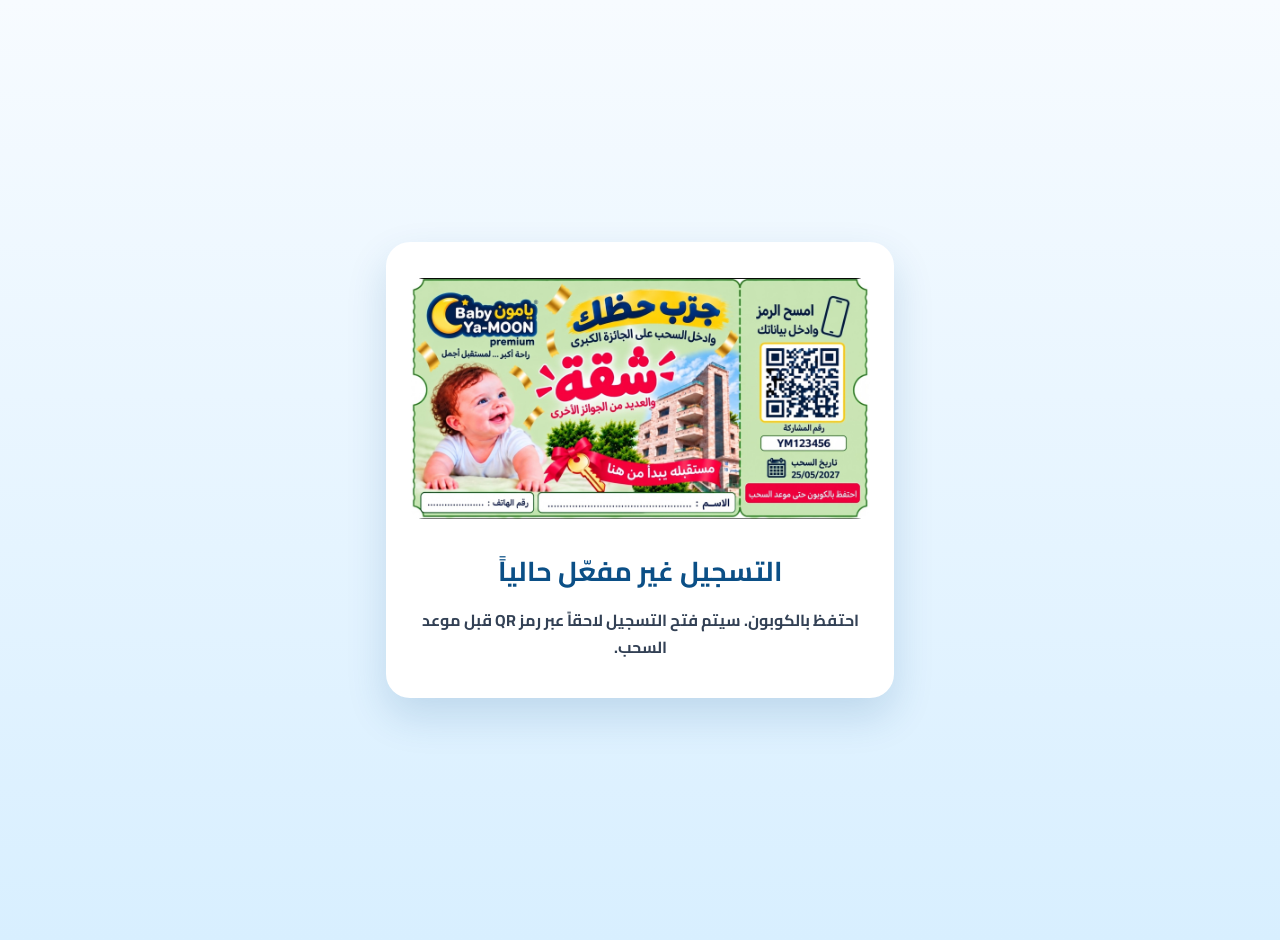
<file: raffle-closed.html>
<!DOCTYPE html>
<html lang="ar" dir="rtl">
<head>
    <meta charset="UTF-8">
    <meta name="viewport" content="width=device-width, initial-scale=1.0">
    <title>يامون بيبي</title>
    <link rel="icon" type="image/png" href="assets/img/logo.png">
    <link href="https://fonts.googleapis.com/css2?family=Cairo:wght@700;900&display=swap" rel="stylesheet">
    <style>
        body {
            margin: 0;
            min-height: 100vh;
            display: flex;
            align-items: center;
            justify-content: center;
            background: linear-gradient(180deg, #f7fbff 0%, #d8efff 100%);
            font-family: Cairo, Tahoma, Arial, sans-serif;
            padding: 20px;
        }
        .box {
            width: min(460px, 92vw);
            background: #fff;
            border-radius: 24px;
            padding: 36px 24px;
            text-align: center;
            box-shadow: 0 18px 40px rgba(11, 79, 134, 0.16);
        }
        img {
            width: 100%;
            border-radius: 14px;
            margin-bottom: 18px;
        }
        h1 {
            margin: 0;
            font-size: 1.7rem;
            color: #0b4f86;
        }
        p {
            margin: 10px 0 0;
            color: #334155;
            font-weight: 700;
            line-height: 1.7;
        }
    </style>
</head>
<body>
    <div class="box">
        <img src="cards/yamoon-ticket.jpg?v=20260916a" alt="بطاقة السحب">
        <h1>التسجيل غير مفعّل حالياً</h1>
        <p>احتفظ بالكوبون. سيتم فتح التسجيل لاحقاً عبر رمز QR قبل موعد السحب.</p>
    </div>
</body>
</html>
</file>
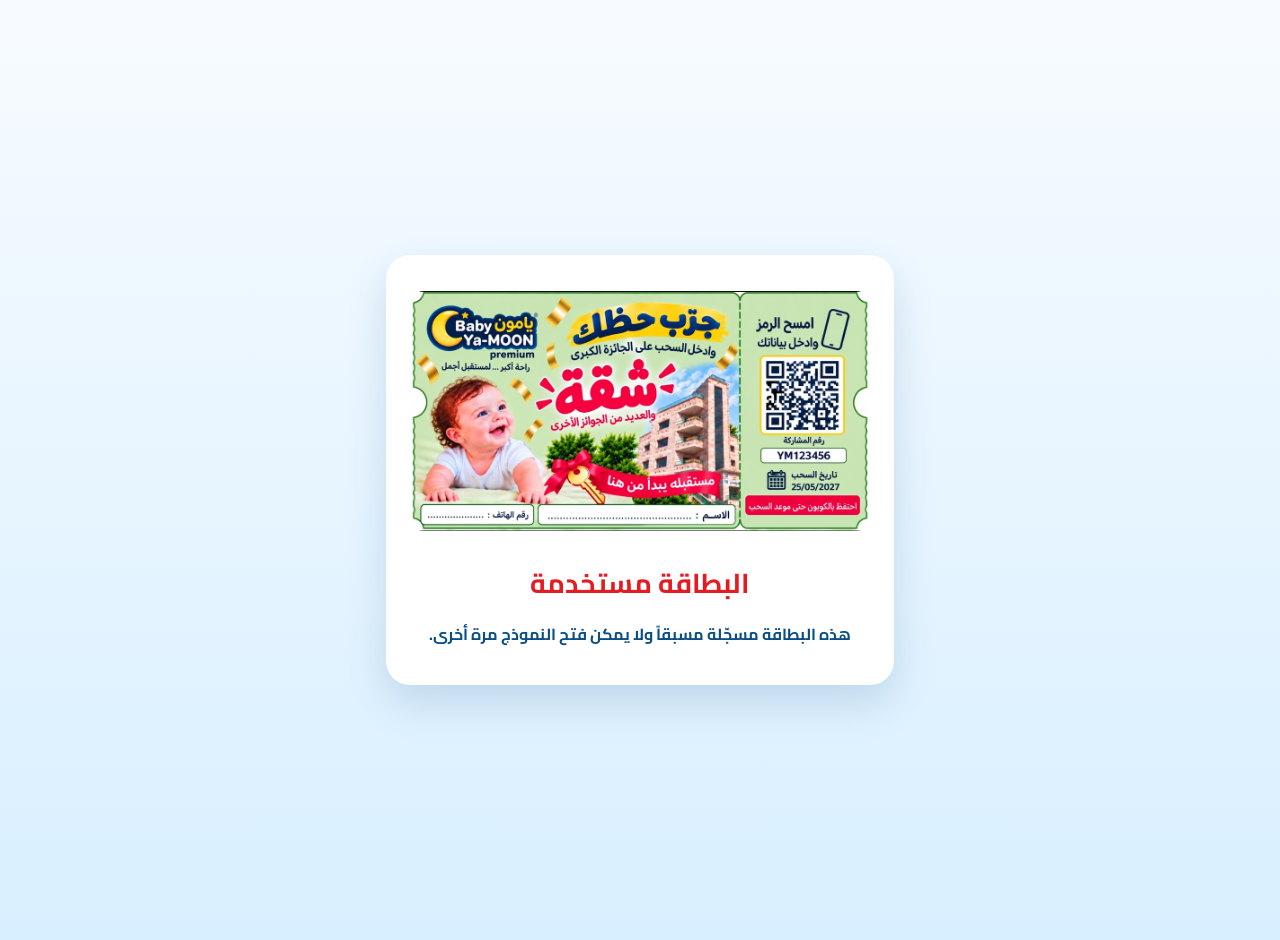
<file: raffle-used.html>
<!DOCTYPE html>
<html lang="ar" dir="rtl">
<head>
    <meta charset="UTF-8">
    <meta name="viewport" content="width=device-width, initial-scale=1.0">
    <title>يامون بيبي</title>
    <link rel="icon" type="image/png" href="assets/img/logo.png">
    <link href="https://fonts.googleapis.com/css2?family=Cairo:wght@700;900&display=swap" rel="stylesheet">
    <style>
        body {
            margin: 0;
            min-height: 100vh;
            display: flex;
            align-items: center;
            justify-content: center;
            background: linear-gradient(180deg, #f7fbff 0%, #d8efff 100%);
            font-family: Cairo, Tahoma, Arial, sans-serif;
            padding: 20px;
        }
        .box {
            width: min(460px, 92vw);
            background: #fff;
            border-radius: 24px;
            padding: 36px 24px;
            text-align: center;
            box-shadow: 0 18px 40px rgba(11, 79, 134, 0.16);
        }
        img {
            width: 100%;
            border-radius: 14px;
            margin-bottom: 18px;
        }
        h1 {
            margin: 0;
            font-size: 1.7rem;
            color: #e31c23;
        }
        p {
            margin: 10px 0 0;
            color: #0b4f86;
            font-weight: 700;
        }
    </style>
</head>
<body>
    <div class="box">
        <img src="cards/yamoon-ticket.jpg?v=20260916a" alt="بطاقة السحب">
        <h1>البطاقة مستخدمة</h1>
        <p>هذه البطاقة مسجّلة مسبقاً ولا يمكن فتح النموذج مرة أخرى.</p>
    </div>
</body>
</html>
</file>
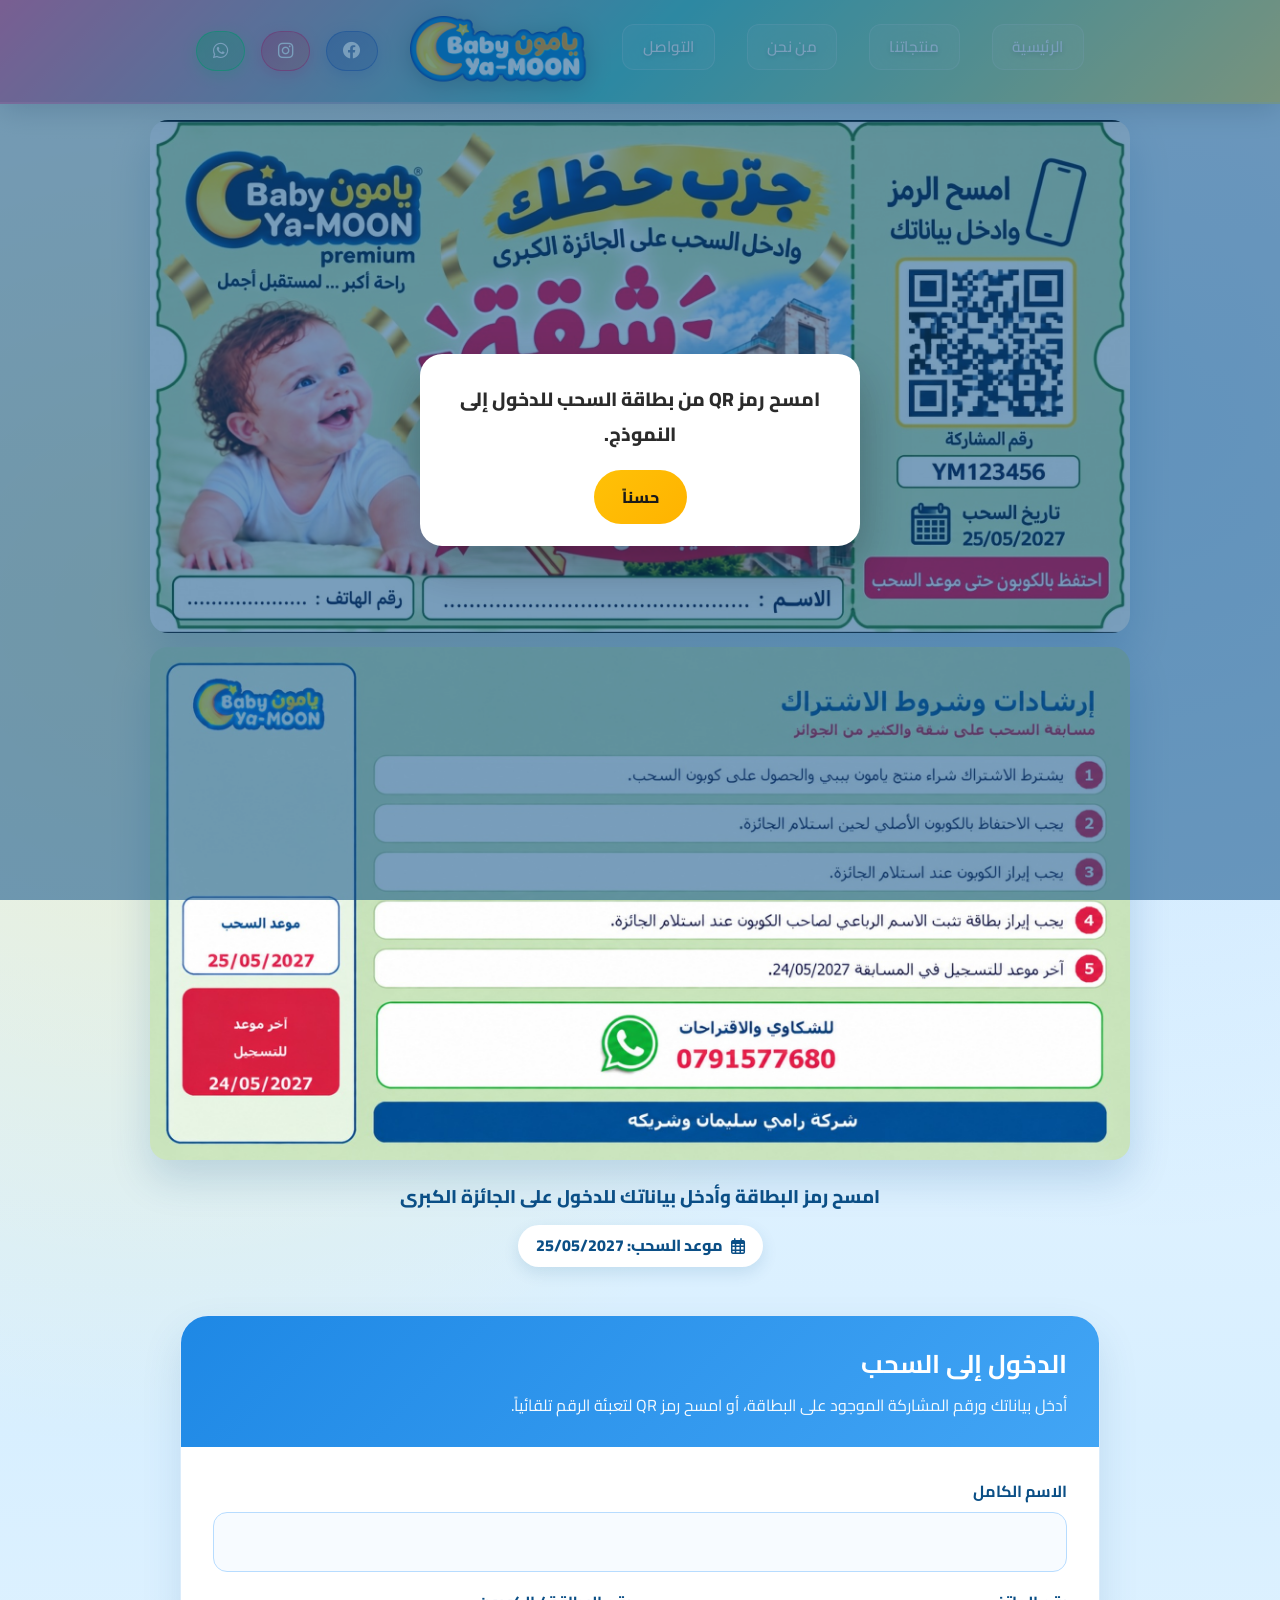
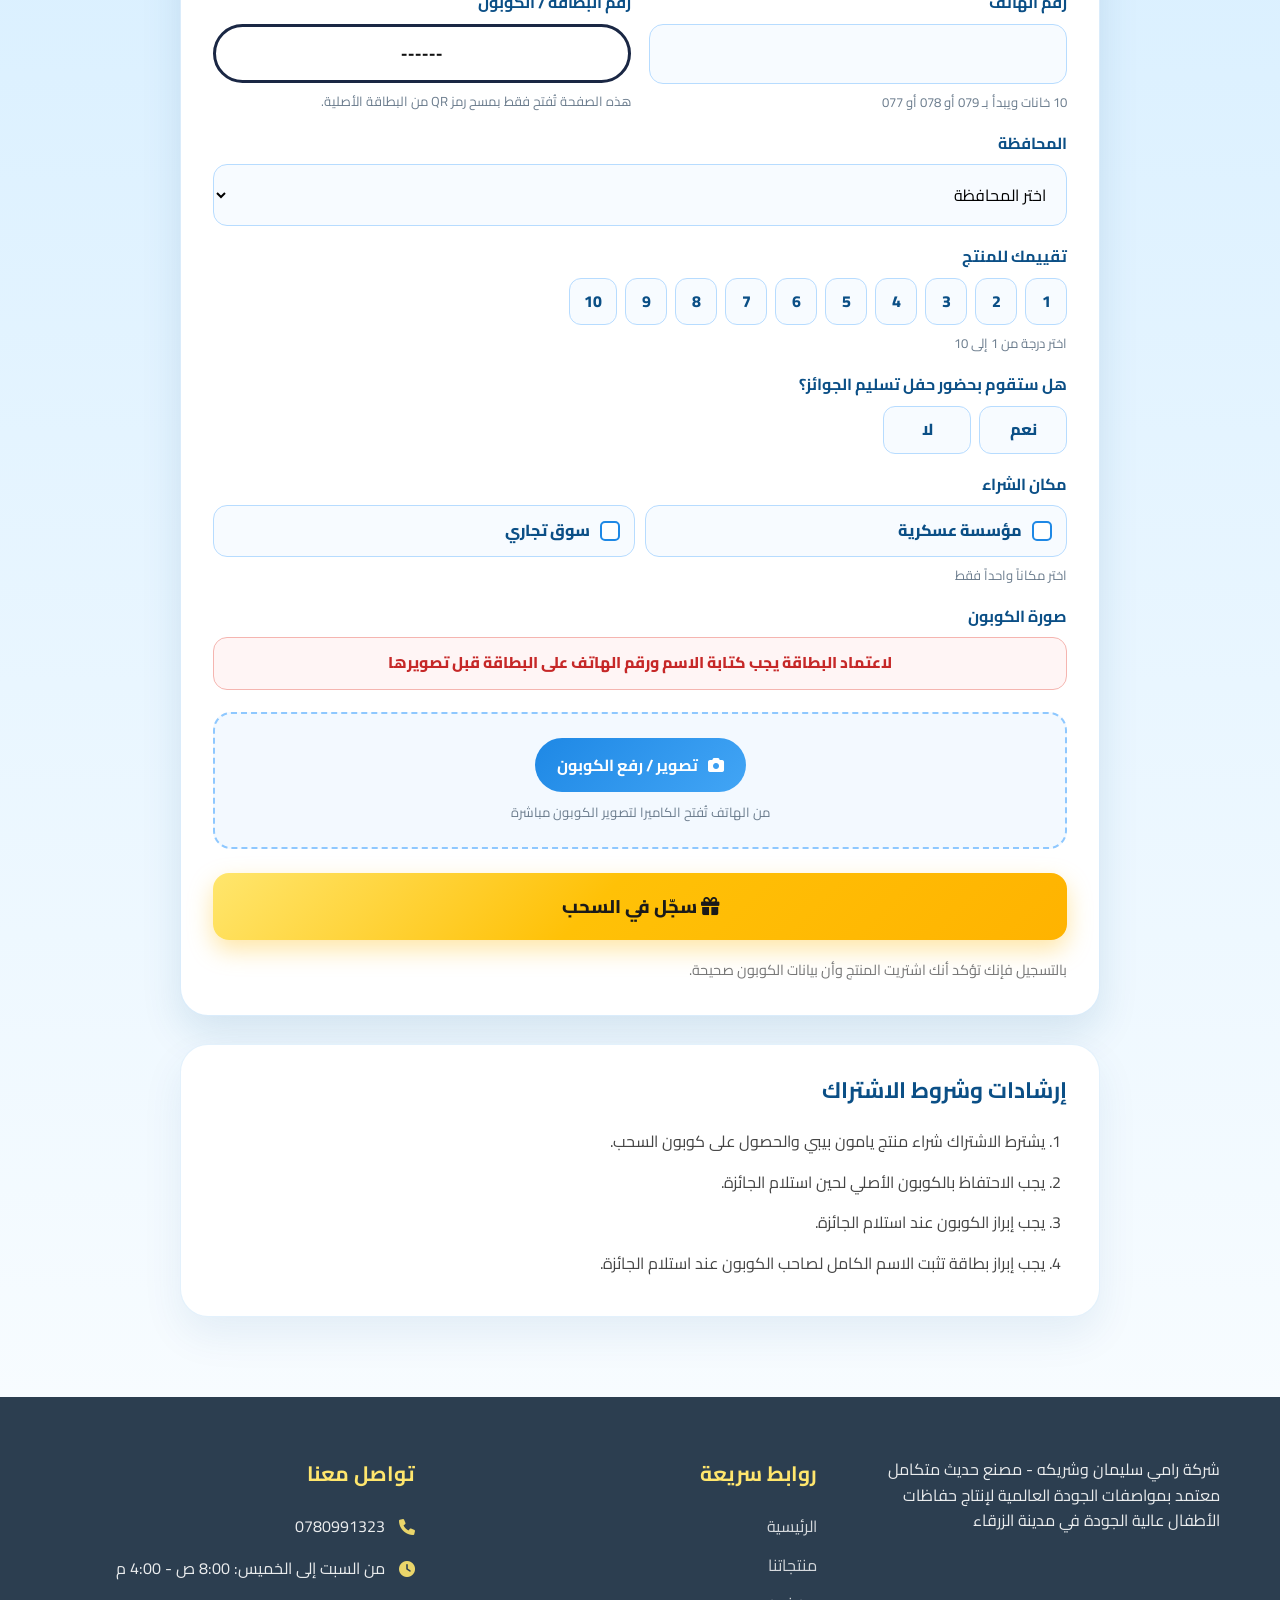
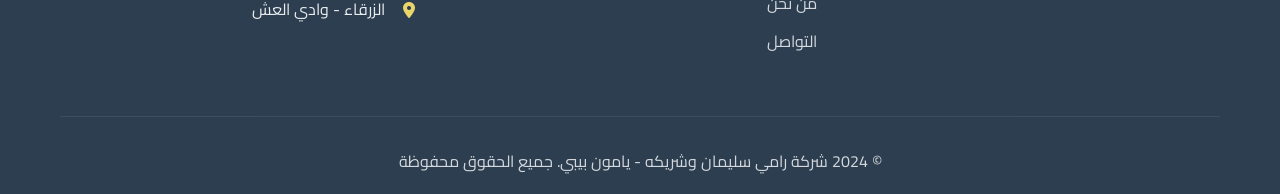
<file: raffle.html>
<!DOCTYPE html>
<html lang="ar" dir="rtl">
<head>
    <meta charset="UTF-8">
    <meta name="viewport" content="width=device-width, initial-scale=1.0">
    <meta http-equiv="X-Content-Type-Options" content="nosniff">
    <meta name="referrer" content="strict-origin-when-cross-origin">
    <meta http-equiv="Cache-Control" content="no-store">
    <title>السحب على الجائزة الكبرى - يامون بيبي</title>
    <link rel="icon" type="image/png" href="assets/img/logo.png">
    <link rel="apple-touch-icon" href="assets/img/logo.png">
    <link rel="stylesheet" href="assets/css/styles.css">
    <link href="https://fonts.googleapis.com/css2?family=Cairo:wght@300;400;600;700;900&display=swap" rel="stylesheet">
    <link rel="stylesheet" href="https://cdnjs.cloudflare.com/ajax/libs/font-awesome/6.0.0/css/all.min.css">
    <style>
        body.raffle-page {
            background:
                radial-gradient(circle at 12% 18%, rgba(255, 215, 0, 0.18), transparent 28%),
                radial-gradient(circle at 88% 12%, rgba(30, 144, 255, 0.16), transparent 26%),
                linear-gradient(180deg, #f7fbff 0%, #d8efff 42%, #fff 100%);
        }

        .raffle-hero {
            padding: 120px 16px 28px;
            text-align: center;
        }

        .raffle-hero-content {
            max-width: 980px;
            margin: 0 auto;
        }

        .ticket-banner {
            width: 100%;
            display: block;
            border-radius: 18px;
            box-shadow: 0 18px 40px rgba(11, 79, 134, 0.18);
            background: #fff;
        }

        .ticket-banner-back {
            margin-top: 14px;
        }

        .raffle-kicker {
            margin: 22px 0 0;
            color: #0b4f86;
            font-weight: 800;
            font-size: 1.15rem;
        }

        .raffle-date {
            display: inline-flex;
            align-items: center;
            gap: 8px;
            margin-top: 14px;
            padding: 8px 18px;
            border-radius: 999px;
            background: #fff;
            color: #0b4f86;
            font-weight: 800;
            box-shadow: 0 6px 16px rgba(11, 79, 134, 0.12);
        }

        .raffle-section {
            padding: 20px 0 80px;
        }

        .raffle-card {
            max-width: 920px;
            margin: 0 auto;
            background: #fff;
            border-radius: 28px;
            box-shadow: 0 18px 40px rgba(11, 79, 134, 0.12);
            overflow: hidden;
            border: 1px solid rgba(30, 136, 229, 0.16);
        }

        .raffle-card-top {
            background: linear-gradient(135deg, #1e88e5 0%, #42a5f5 100%);
            color: white;
            padding: 28px 32px;
        }

        .raffle-card-top h2 {
            margin: 0 0 8px;
            font-size: 1.6rem;
        }

        .raffle-card-top p {
            margin: 0;
            opacity: 0.95;
        }

        .raffle-form {
            padding: 32px;
        }

        .form-grid {
            display: grid;
            grid-template-columns: repeat(2, 1fr);
            gap: 18px;
        }

        .form-group {
            display: flex;
            flex-direction: column;
            gap: 8px;
        }

        .form-group.full {
            grid-column: 1 / -1;
        }

        .form-group label {
            font-weight: 700;
            color: #0b4f86;
        }

        .form-group input,
        .form-group select {
            width: 100%;
            padding: 14px 16px;
            border: 1.5px solid #b7dcff;
            border-radius: 14px;
            font-family: inherit;
            font-size: 1rem;
            background: #f7fbff;
            outline: none;
            transition: border-color 0.2s ease, box-shadow 0.2s ease;
        }

        .form-group input:focus,
        .form-group select:focus {
            border-color: #1e88e5;
            box-shadow: 0 0 0 4px rgba(30, 136, 229, 0.14);
        }

        .score-row,
        .choice-row {
            display: flex;
            flex-wrap: wrap;
            gap: 8px;
        }

        .score-opt,
        .choice-opt {
            position: relative;
        }

        .score-opt input,
        .choice-opt input {
            position: absolute;
            opacity: 0;
            pointer-events: none;
        }

        .score-opt span,
        .choice-opt span {
            display: inline-flex;
            align-items: center;
            justify-content: center;
            min-width: 42px;
            padding: 10px 14px;
            border-radius: 12px;
            border: 1.5px solid #b7dcff;
            background: #f7fbff;
            color: #0b4f86;
            font-weight: 800;
            cursor: pointer;
        }

        .choice-opt span {
            min-width: 88px;
        }

        .check-row {
            display: flex;
            flex-wrap: wrap;
            gap: 10px;
        }

        .check-opt {
            position: relative;
            flex: 1 1 180px;
        }

        .check-opt input {
            position: absolute;
            opacity: 0;
            pointer-events: none;
        }

        .check-opt span {
            display: flex;
            align-items: center;
            gap: 10px;
            width: 100%;
            padding: 12px 14px;
            border-radius: 14px;
            border: 1.5px solid #b7dcff;
            background: #f7fbff;
            color: #0b4f86;
            font-weight: 800;
            cursor: pointer;
            text-align: right;
        }

        .check-opt span::before {
            content: '';
            width: 20px;
            height: 20px;
            flex: 0 0 20px;
            border: 2px solid #1e88e5;
            border-radius: 5px;
            background: #fff;
            box-sizing: border-box;
        }

        .check-opt input:checked + span {
            background: #e8f4ff;
            border-color: #1e88e5;
        }

        .check-opt input:checked + span::before {
            background: #1e88e5;
            box-shadow: inset 0 0 0 3px #fff;
        }

        .score-opt input:checked + span,
        .choice-opt input:checked + span {
            background: #1e88e5;
            border-color: #1e88e5;
            color: #fff;
        }

        .hint {
            font-size: 0.82rem;
            color: #6b7c8d;
        }

        .photo-warning {
            margin: 0 0 14px;
            padding: 12px 14px;
            border: 1px solid #f5b5b0;
            border-radius: 14px;
            background: #fff5f5;
            color: #c62828;
            font-size: 0.98rem;
            font-weight: 800;
            line-height: 1.7;
            text-align: center;
        }

        .upload-box {
            border: 2px dashed #8ec8ff;
            border-radius: 18px;
            padding: 24px;
            text-align: center;
            background: #f3f9ff;
        }

        .upload-box input {
            display: none;
        }

        .upload-btn {
            display: inline-flex;
            align-items: center;
            gap: 10px;
            background: linear-gradient(135deg, #1e88e5, #42a5f5);
            color: white;
            border: none;
            border-radius: 999px;
            padding: 12px 22px;
            font-weight: 700;
            cursor: pointer;
            font-family: inherit;
            font-size: 1rem;
        }

        .coupon-preview {
            margin-top: 16px;
            display: none;
        }

        .coupon-preview img {
            max-width: 220px;
            width: 100%;
            border-radius: 16px;
            box-shadow: 0 10px 25px rgba(0,0,0,0.15);
        }

        .coupon-lock {
            width: 100%;
            padding: 14px 16px;
            border-radius: 999px;
            border: 3px solid #1a2744;
            background: #fff;
            font-weight: 800;
            letter-spacing: 1px;
            color: #111;
            text-align: center;
            user-select: none;
            pointer-events: none;
        }

        .form-error {
            color: #c0392b;
            font-size: 0.85rem;
            display: none;
        }

        .alert-overlay {
            display: none;
            position: fixed;
            inset: 0;
            background: rgba(11, 79, 134, 0.55);
            z-index: 9999;
            align-items: center;
            justify-content: center;
            padding: 20px;
        }

        .alert-overlay.show {
            display: flex;
        }

        .alert-box {
            width: min(440px, 92vw);
            background: #fff;
            border-radius: 22px;
            padding: 28px 24px 22px;
            text-align: center;
            box-shadow: 0 20px 50px rgba(0,0,0,0.28);
        }

        .alert-box p {
            margin: 0 0 18px;
            font-size: 1.2rem;
            font-weight: 800;
            line-height: 1.8;
            color: #2b2b2b;
        }

        .alert-box button {
            border: none;
            border-radius: 999px;
            padding: 12px 28px;
            font-family: inherit;
            font-weight: 800;
            font-size: 1rem;
            background: linear-gradient(135deg, #ffc107 0%, #ffb300 100%);
            color: #1a1a1a;
            cursor: pointer;
        }

        .submit-btn {
            width: 100%;
            border: none;
            border-radius: 16px;
            padding: 16px;
            font-size: 1.15rem;
            font-weight: 800;
            font-family: inherit;
            color: #1a1a1a;
            background: linear-gradient(135deg, #ffe66d 0%, #ffc107 45%, #ffb300 100%);
            cursor: pointer;
            box-shadow: 0 10px 24px rgba(255, 183, 3, 0.35);
        }

        .scan-notice {
            display: none;
            text-align: center;
            padding: 36px 24px 40px;
        }

        .scan-notice i {
            font-size: 2.4rem;
            color: #1e88e5;
            margin-bottom: 12px;
        }

        .scan-notice h3 {
            margin: 0 0 10px;
            color: #0b4f86;
        }

        .scan-notice p {
            margin: 0;
            color: #5a6d80;
            line-height: 1.8;
            font-weight: 700;
        }

        .success-box {
            display: none;
            text-align: center;
            padding: 28px 20px 32px;
        }

        body.raffle-done .raffle-hero,
        body.raffle-done .guidelines,
        body.raffle-done .raffle-card-top {
            display: none !important;
        }

        body.raffle-done .raffle-section {
            padding-top: 18px;
        }

        .success-box i {
            font-size: 3rem;
            color: #2ecc71;
            margin-bottom: 16px;
        }

        .success-box h3 {
            margin: 0 0 10px;
            color: #0b4f86;
        }

        .success-box > p {
            margin: 0 0 22px;
            color: #5a6d80;
            line-height: 1.8;
        }

        .success-follow {
            margin-top: 18px;
            padding: 20px 16px 18px;
            border-radius: 22px;
            border: 2px solid #93c5fd;
            background: linear-gradient(180deg, #eff6ff 0%, #dbeafe 100%);
        }

        .success-follow p {
            margin: 0 0 16px;
            color: #0b4f86;
            font-weight: 900;
            font-size: 1.08rem;
            line-height: 1.7;
        }

        .facebook-follow-btn {
            display: inline-flex;
            align-items: center;
            justify-content: center;
            gap: 12px;
            width: min(100%, 420px);
            padding: 18px 22px;
            border-radius: 18px;
            background: linear-gradient(135deg, #1877f2, #0d65d9);
            color: #fff !important;
            font-weight: 900;
            font-size: 1.12rem;
            line-height: 1.55;
            text-decoration: none;
            text-align: center;
            box-shadow: 0 14px 30px rgba(24, 119, 242, 0.35);
            animation: followPulse 1.8s ease-in-out infinite;
        }

        .facebook-follow-btn i {
            font-size: 1.45rem;
            color: #fff;
            margin: 0;
        }

        .facebook-follow-btn:hover {
            background: linear-gradient(135deg, #166fe5, #0b5ccc);
        }

        @keyframes followPulse {
            0%, 100% { transform: scale(1); box-shadow: 0 14px 30px rgba(24, 119, 242, 0.35); }
            50% { transform: scale(1.03); box-shadow: 0 18px 36px rgba(24, 119, 242, 0.45); }
        }

        .terms {
            margin-top: 18px;
            color: #777;
            font-size: 0.9rem;
            line-height: 1.7;
        }

        .latin-digits {
            direction: ltr;
            text-align: right;
            unicode-bidi: isolate;
            font-variant-numeric: lining-nums;
        }

        .guidelines {
            max-width: 920px;
            margin: 28px auto 0;
            background: white;
            border-radius: 28px;
            box-shadow: 0 18px 40px rgba(11, 79, 134, 0.08);
            padding: 28px 32px;
            border: 1px solid rgba(30, 136, 229, 0.12);
        }

        .guidelines h3 {
            margin: 0 0 18px;
            color: #0b4f86;
            font-size: 1.4rem;
        }

        .guidelines ol {
            margin: 0;
            padding: 0 22px 0 0;
            color: #444;
            line-height: 1.9;
        }

        .guidelines li {
            margin-bottom: 10px;
        }

        @media (max-width: 768px) {
            .raffle-hero {
                padding: 104px 12px 18px;
            }

            .raffle-form,
            .raffle-card-top {
                padding: 22px 16px;
            }

            .form-grid {
                grid-template-columns: 1fr;
            }

            .guidelines {
                padding: 22px 16px;
                margin-top: 20px;
            }
        }
    </style>
</head>
<body class="raffle-page">
    <div class="alert-overlay" id="alertOverlay">
        <div class="alert-box">
            <p id="alertText"></p>
            <button type="button" id="alertOk">حسناً</button>
        </div>
    </div>
    <header class="header">
        <nav class="navbar">
            <div class="nav-container">
                <div class="header-logo-right">
                    <img src="assets/img/logo.png" alt="يامون بيبي" class="header-logo-img">
                </div>
                <div class="social-header">
                    <a href="https://www.facebook.com/people/Ya-Moon-Baby/61572601671368/" class="social-header-link facebook" target="_blank">
                        <i class="fab fa-facebook"></i>
                    </a>
                    <a href="https://www.instagram.com/yamoon_baby/?igsh=d25sYmpzYnV0aHMy&utm_source=qr#" class="social-header-link instagram" target="_blank">
                        <i class="fab fa-instagram"></i>
                    </a>
                    <a href="https://wa.me/962780991323" class="social-header-link whatsapp" target="_blank">
                        <i class="fab fa-whatsapp"></i>
                    </a>
                </div>
                <ul class="nav-menu">
                    <li class="nav-item"><a href="index.html" class="nav-link">الرئيسية</a></li>
                    <li class="nav-item"><a href="products.html" class="nav-link">منتجاتنا</a></li>
                    <li class="nav-item"><a href="about.html" class="nav-link">من نحن</a></li>
                    <li class="nav-item"><a href="contact.html" class="nav-link">التواصل</a></li>
                </ul>
                <div class="hamburger">
                    <span class="bar"></span>
                    <span class="bar"></span>
                    <span class="bar"></span>
                </div>
            </div>
        </nav>
    </header>

    <section class="raffle-hero">
        <div class="raffle-hero-content">
            <img class="ticket-banner" src="cards/yamoon-ticket.jpg?v=20260916a" alt="وجه بطاقة السحب">
            <img class="ticket-banner ticket-banner-back" src="cards/yamoon-ticket-back.jpg?v=20260916a" alt="ظهر البطاقة — إرشادات وشروط الاشتراك">
            <p class="raffle-kicker">امسح رمز البطاقة وأدخل بياناتك للدخول على الجائزة الكبرى</p>
            <div class="raffle-date"><i class="far fa-calendar-alt"></i> موعد السحب: 25/05/2027</div>
        </div>
    </section>

    <section class="raffle-section">
        <div class="container">
            <div class="raffle-card">
                <div class="raffle-card-top">
                    <h2>الدخول إلى السحب</h2>
                    <p>أدخل بياناتك ورقم المشاركة الموجود على البطاقة، أو امسح رمز QR لتعبئة الرقم تلقائياً.</p>
                </div>
                <form class="raffle-form" id="raffleForm" autocomplete="off">
                    <div class="form-grid">
                        <div class="form-group full" style="position:absolute;left:-9999px;height:0;overflow:hidden;" aria-hidden="true">
                            <label for="websiteUrl">الموقع</label>
                            <input type="text" id="websiteUrl" name="website_url" tabindex="-1" autocomplete="off">
                        </div>
                        <div class="form-group full">
                            <label for="fullName">الاسم الكامل</label>
                            <input type="text" id="fullName" name="full_name" required maxlength="80" autocomplete="name">
                        </div>
                        <div class="form-group">
                            <label for="phone">رقم الهاتف</label>
                            <input type="tel" id="phone" name="phone" class="latin-digits" lang="en" inputmode="numeric" maxlength="10" required>
                            <span class="hint">10 خانات ويبدأ بـ 079 أو 078 أو 077</span>
                        </div>
                        <div class="form-group">
                            <label>رقم البطاقة / الكوبون</label>
                            <input type="hidden" id="couponInput" value="">
                            <div class="coupon-lock" id="couponDisplay">------</div>
                            <span class="hint" id="couponHint">امسح رمز QR من البطاقة الأصلية. لا يمكن إدخال الرقم يدوياً.</span>
                        </div>
                        <div class="form-group full">
                            <label for="governorate">المحافظة</label>
                            <select id="governorate" name="governorate" required>
                                <option value="">اختر المحافظة</option>
                                <option value="عمّان">عمّان</option>
                                <option value="الزرقاء">الزرقاء</option>
                                <option value="إربد">إربد</option>
                                <option value="البلقاء">البلقاء</option>
                                <option value="المفرق">المفرق</option>
                                <option value="جرش">جرش</option>
                                <option value="عجلون">عجلون</option>
                                <option value="مادبا">مادبا</option>
                                <option value="الكرك">الكرك</option>
                                <option value="الطفيلة">الطفيلة</option>
                                <option value="معان">معان</option>
                                <option value="العقبة">العقبة</option>
                            </select>
                        </div>
                        <div class="form-group full">
                            <label>تقييمك للمنتج</label>
                            <div class="score-row" role="radiogroup" aria-label="تقييم المنتج من 1 إلى 10">
                                <label class="score-opt"><input type="radio" name="product_rating" value="1" required><span>1</span></label>
                                <label class="score-opt"><input type="radio" name="product_rating" value="2"><span>2</span></label>
                                <label class="score-opt"><input type="radio" name="product_rating" value="3"><span>3</span></label>
                                <label class="score-opt"><input type="radio" name="product_rating" value="4"><span>4</span></label>
                                <label class="score-opt"><input type="radio" name="product_rating" value="5"><span>5</span></label>
                                <label class="score-opt"><input type="radio" name="product_rating" value="6"><span>6</span></label>
                                <label class="score-opt"><input type="radio" name="product_rating" value="7"><span>7</span></label>
                                <label class="score-opt"><input type="radio" name="product_rating" value="8"><span>8</span></label>
                                <label class="score-opt"><input type="radio" name="product_rating" value="9"><span>9</span></label>
                                <label class="score-opt"><input type="radio" name="product_rating" value="10"><span>10</span></label>
                            </div>
                            <span class="hint">اختر درجة من 1 إلى 10</span>
                        </div>
                        <div class="form-group full">
                            <label>هل ستقوم بحضور حفل تسليم الجوائز؟</label>
                            <div class="choice-row" role="radiogroup" aria-label="حضور حفل تسليم الجوائز">
                                <label class="choice-opt"><input type="radio" name="attend_ceremony" value="1" required><span>نعم</span></label>
                                <label class="choice-opt"><input type="radio" name="attend_ceremony" value="0"><span>لا</span></label>
                            </div>
                        </div>
                        <div class="form-group full">
                            <label>مكان الشراء</label>
                            <div class="check-row" role="radiogroup" aria-label="مكان الشراء">
                                <label class="check-opt"><input type="radio" name="purchase_place" value="military" required><span>مؤسسة عسكرية</span></label>
                                <label class="check-opt"><input type="radio" name="purchase_place" value="commercial"><span>سوق تجاري</span></label>
                            </div>
                            <span class="hint">اختر مكاناً واحداً فقط</span>
                        </div>
                        <div class="form-group full">
                            <label>صورة الكوبون</label>
                            <p class="photo-warning">لاعتماد البطاقة يجب كتابة الاسم ورقم الهاتف على البطاقة قبل تصويرها</p>
                            <div class="upload-box">
                                <input type="file" id="couponImage" name="coupon_image" accept="image/*" capture="environment" required>
                                <button type="button" class="upload-btn" id="uploadBtn">
                                    <i class="fas fa-camera"></i>
                                    تصوير / رفع الكوبون
                                </button>
                                <p class="hint" style="margin-top:10px;">من الهاتف تُفتح الكاميرا لتصوير الكوبون مباشرة</p>
                                <div class="coupon-preview" id="couponPreview">
                                    <img id="couponPreviewImg" alt="معاينة الكوبون">
                                </div>
                            </div>
                        </div>
                    </div>
                    <p class="form-error" id="formError">يرجى تعبئة جميع الحقول بشكل صحيح.</p>
                    <div style="margin-top: 24px;">
                        <button type="submit" class="submit-btn">
                            <i class="fas fa-gift"></i>
                            سجّل في السحب
                        </button>
                        <p class="terms">بالتسجيل فإنك تؤكد أنك اشتريت المنتج وأن بيانات الكوبون صحيحة.</p>
                    </div>
                </form>
                <div class="success-box" id="successBox">
                    <i class="fas fa-check-circle"></i>
                    <h3>تم تسجيلك في السحب</h3>
                    <div class="success-follow" id="successFollow">
                        <p>خطوة مهمة بعد التسجيل</p>
                        <a class="facebook-follow-btn" id="facebookFollowBtn" href="https://www.facebook.com/people/Ya-Moon-Baby/61572601671368/" target="_blank" rel="noopener noreferrer">
                            <i class="fab fa-facebook"></i>
                            <span>تابعنا على الصفحة لتزيد فرصتك بالربح</span>
                        </a>
                    </div>
                    <p>تم حفظ بياناتك وتقييم المنتج وحضور الحفل ورقم الكوبون في سجل السحب.</p>
                </div>
            </div>
            <div class="guidelines">
                <h3>إرشادات وشروط الاشتراك</h3>
                <ol>
                    <li>يشترط الاشتراك شراء منتج يامون بيبي والحصول على كوبون السحب.</li>
                    <li>يجب الاحتفاظ بالكوبون الأصلي لحين استلام الجائزة.</li>
                    <li>يجب إبراز الكوبون عند استلام الجائزة.</li>
                    <li>يجب إبراز بطاقة تثبت الاسم الكامل لصاحب الكوبون عند استلام الجائزة.</li>
                </ol>
            </div>
        </div>
    </section>

    <footer class="footer">
        <div class="container">
            <div class="footer-content">
                <div class="footer-section">
                    <p>شركة رامي سليمان وشريكه - مصنع حديث متكامل معتمد بمواصفات الجودة العالمية لإنتاج حفاظات الأطفال عالية الجودة في مدينة الزرقاء</p>
                </div>
                <div class="footer-section">
                    <h3>روابط سريعة</h3>
                    <ul>
                        <li><a href="index.html">الرئيسية</a></li>
                        <li><a href="products.html">منتجاتنا</a></li>
                        <li><a href="about.html">من نحن</a></li>
                        <li><a href="contact.html">التواصل</a></li>
                    </ul>
                </div>
                <div class="footer-section">
                    <h3>تواصل معنا</h3>
                    <div class="contact-info">
                        <p><i class="fas fa-phone"></i> 0780991323</p>
                        <p><i class="fas fa-clock"></i> من السبت إلى الخميس: 8:00 ص - 4:00 م</p>
                        <p><i class="fas fa-map-marker-alt"></i> الزرقاء - وادي العش</p>
                    </div>
                </div>
            </div>
            <div class="footer-bottom">
                <p>&copy; 2024 شركة رامي سليمان وشريكه - يامون بيبي. جميع الحقوق محفوظة</p>
            </div>
        </div>
    </footer>

    <script src="assets/js/script.js"></script>
    <script src="assets/js/jordan-areas.js"></script>
    <script>
        document.addEventListener('DOMContentLoaded', function () {
            var governorate = document.getElementById('governorate');
            var phone = document.getElementById('phone');
            var couponDisplay = document.getElementById('couponDisplay');
            var couponInput = document.getElementById('couponInput');
            var couponHint = document.getElementById('couponHint');
            var uploadBtn = document.getElementById('uploadBtn');
            var couponImage = document.getElementById('couponImage');
            var preview = document.getElementById('couponPreview');
            var previewImg = document.getElementById('couponPreviewImg');
            var form = document.getElementById('raffleForm');
            var formError = document.getElementById('formError');
            var successBox = document.getElementById('successBox');
            var alertOverlay = document.getElementById('alertOverlay');
            var alertText = document.getElementById('alertText');

            function showAlert(message) {
                alertText.textContent = message;
                alertOverlay.classList.add('show');
            }

            document.getElementById('alertOk').addEventListener('click', function () {
                alertOverlay.classList.remove('show');
            });

            function toEnglishDigits(value) {
                var arabic = '٠١٢٣٤٥٦٧٨٩';
                var persian = '۰۱۲۳۴۵۶۷۸۹';
                return String(value).replace(/[٠-٩۰-۹]/g, function (d) {
                    var i = arabic.indexOf(d);
                    if (i === -1) i = persian.indexOf(d);
                    return i === -1 ? '' : String(i);
                });
            }

            function digitsOnly(input, max) {
                input.addEventListener('input', function () {
                    this.value = toEnglishDigits(this.value).replace(/\D/g, '').slice(0, max);
                });
            }

            function normalizeCoupon(value) {
                var digits = String(value || '').replace(/\D/g, '').slice(0, 6);
                if (!digits) return '';
                return digits.padStart(6, '0');
            }

            function showCoupon(value) {
                var normalized = normalizeCoupon(value);
                cardCoupon = normalized;
                couponInput.value = normalized;
                couponDisplay.textContent = normalized ? ('YM' + normalized) : '------';
                return normalized;
            }

            function isAllowedCoupon(value) {
                var normalized = normalizeCoupon(value);
                var number = parseInt(normalized, 10);
                return /^\d{6}$/.test(normalized) && number >= 1 && number <= 500000;
            }

            var cardToken = new URLSearchParams(window.location.search).get('t') || '';
            var cardCoupon = '';
            var formLocked = true;
            var compressedCoupon = null;
            var submitBtn = form.querySelector('.submit-btn');
            submitBtn.disabled = true;

            function compressCouponImage(file) {
                return new Promise(function (resolve) {
                    var img = new Image();
                    var url = URL.createObjectURL(file);
                    img.onload = function () {
                        URL.revokeObjectURL(url);
                        var max = 1200;
                        var w = img.width;
                        var h = img.height;
                        if (w > max || h > max) {
                            var scale = Math.min(max / w, max / h);
                            w = Math.round(w * scale);
                            h = Math.round(h * scale);
                        }
                        var canvas = document.createElement('canvas');
                        canvas.width = w;
                        canvas.height = h;
                        canvas.getContext('2d').drawImage(img, 0, 0, w, h);
                        canvas.toBlob(function (blob) {
                            resolve(blob ? new File([blob], 'coupon.jpg', { type: 'image/jpeg' }) : file);
                        }, 'image/jpeg', 0.72);
                    };
                    img.onerror = function () {
                        URL.revokeObjectURL(url);
                        resolve(file);
                    };
                    img.src = url;
                });
            }

            function lockForm(message) {
                formLocked = true;
                submitBtn.disabled = true;
                couponHint.textContent = message;
            }

            if (!cardToken) {
                lockForm('هذه الصفحة تُفتح فقط بمسح رمز QR من البطاقة الأصلية.');
                showAlert('امسح رمز QR من بطاقة السحب للدخول إلى النموذج.');
            } else {
                fetch('raffle-card.php?t=' + encodeURIComponent(cardToken), {
                    credentials: 'same-origin',
                    cache: 'no-store'
                })
                    .then(function (res) {
                        return res.text().then(function (text) {
                            try { return JSON.parse(text); }
                            catch (err) { return { ok: false, error: 'تعذر التحقق من البطاقة.' }; }
                        });
                    })
                    .then(function (body) {
                        if (!body || !body.ok) {
                            if (body && body.closed) {
                                window.location.replace('raffle-closed.html');
                                return;
                            }
                            if (body && body.used) {
                                window.location.replace('raffle-used.html');
                                return;
                            }
                            lockForm((body && body.error) || 'هذه البطاقة غير صحيحة.');
                            showAlert((body && body.error) || 'هذه البطاقة غير صحيحة. امسح رمز QR من البطاقة الأصلية.');
                            return;
                        }
                        showCoupon(body.coupon);
                        couponDisplay.textContent = body.label || ('YM' + normalizeCoupon(body.coupon));
                        couponHint.textContent = 'رقم المشاركة مثبت من البطاقة ولا يمكن تغييره';
                        formLocked = false;
                        submitBtn.disabled = false;
                    })
                    .catch(function () {
                        lockForm('تعذر التحقق من البطاقة.');
                        showAlert('تعذر التحقق من البطاقة. أعد مسح رمز QR.');
                    });
            }

            if (governorate.options.length < 2 && typeof JORDAN_AREAS === 'object' && JORDAN_AREAS) {
                Object.keys(JORDAN_AREAS).forEach(function (name) {
                    var option = document.createElement('option');
                    option.value = name;
                    option.textContent = name;
                    governorate.appendChild(option);
                });
            }

            digitsOnly(phone, 10);

            uploadBtn.addEventListener('click', function () {
                couponImage.click();
            });

            couponImage.addEventListener('change', function () {
                var file = this.files && this.files[0];
                compressedCoupon = null;
                if (!file) {
                    preview.style.display = 'none';
                    return;
                }
                if (!file.type.match(/^image\//) || file.size > 8 * 1024 * 1024) {
                    this.value = '';
                    preview.style.display = 'none';
                    showAlert('يرجى اختيار صورة فقط بحجم أقصى 8 ميغابايت.');
                    return;
                }
                formError.style.display = 'none';
                compressCouponImage(file).then(function (ready) {
                    compressedCoupon = ready;
                    previewImg.src = URL.createObjectURL(ready);
                    preview.style.display = 'block';
                });
            });

            form.addEventListener('submit', function (e) {
                e.preventDefault();
                if (document.getElementById('websiteUrl').value) {
                    return;
                }
                if (formLocked || !cardToken || !cardCoupon) {
                    showAlert('هذه الصفحة تُفتح فقط بمسح رمز QR من البطاقة الأصلية.');
                    return;
                }
                var couponValue = cardCoupon;
                var valid =
                    document.getElementById('fullName').value.trim().length > 0 &&
                    /^(079|078|077)\d{7}$/.test(phone.value) &&
                    isAllowedCoupon(couponValue) &&
                    governorate.value &&
                    couponImage.files.length > 0 &&
                    form.querySelector('input[name="product_rating"]:checked') &&
                    form.querySelector('input[name="attend_ceremony"]:checked') &&
                    form.querySelector('input[name="purchase_place"]:checked');

                if (!valid) {
                    showAlert('يرجى إدخال الاسم والهاتف والمحافظة وتقييم المنتج وحضور الحفل وصورة الكوبون. رقم الهاتف 10 خانات ويبدأ بـ 079 أو 078 أو 077.');
                    return;
                }

                submitBtn.disabled = true;
                var originalLabel = submitBtn.innerHTML;
                submitBtn.innerHTML = '<i class="fas fa-spinner fa-spin"></i> جاري التسجيل...';
                var startSend = function (imageFile) {
                    var payload = new FormData();
                    payload.append('full_name', document.getElementById('fullName').value.trim());
                    payload.append('phone', phone.value);
                    payload.append('card_token', cardToken);
                    payload.append('coupon', couponValue);
                    payload.append('governorate', governorate.value);
                    payload.append('product_rating', form.querySelector('input[name="product_rating"]:checked').value);
                    payload.append('attend_ceremony', form.querySelector('input[name="attend_ceremony"]:checked').value);
                    payload.append('purchase_place', form.querySelector('input[name="purchase_place"]:checked').value);
                    payload.append('website_url', document.getElementById('websiteUrl').value);
                    payload.append('coupon_image', imageFile, 'coupon.jpg');

                    fetch('raffle-submit.php', {
                        method: 'POST',
                        body: payload
                    }).then(function (res) {
                        return res.json().then(function (body) {
                            return { status: res.status, body: body };
                        });
                    }).then(function (result) {
                        if (!result.body || !result.body.ok) {
                            if (result.body && result.body.closed) {
                                window.location.replace('raffle-closed.html');
                                return;
                            }
                            if (result.body && result.body.error === 'البطاقة مستخدمة.') {
                                window.location.replace('raffle-used.html');
                                return;
                            }
                            showAlert((result.body && result.body.error) || 'تعذر حفظ المشاركة.');
                            submitBtn.disabled = false;
                            submitBtn.innerHTML = originalLabel;
                            return;
                        }
                        form.style.display = 'none';
                        successBox.style.display = 'block';
                        document.body.classList.add('raffle-done');
                        window.scrollTo(0, 0);
                        var followBox = document.getElementById('successFollow');
                        if (followBox && followBox.scrollIntoView) {
                            followBox.scrollIntoView({ behavior: 'smooth', block: 'start' });
                        }
                    }).catch(function () {
                        showAlert('تعذر الاتصال بالخادم. تأكد أن Apache وMySQL يعملان.');
                        submitBtn.disabled = false;
                        submitBtn.innerHTML = originalLabel;
                    });
                };
                if (compressedCoupon) {
                    startSend(compressedCoupon);
                } else {
                    compressCouponImage(couponImage.files[0]).then(startSend);
                }
            });
        });
    </script>
</body>
</html>
</file>
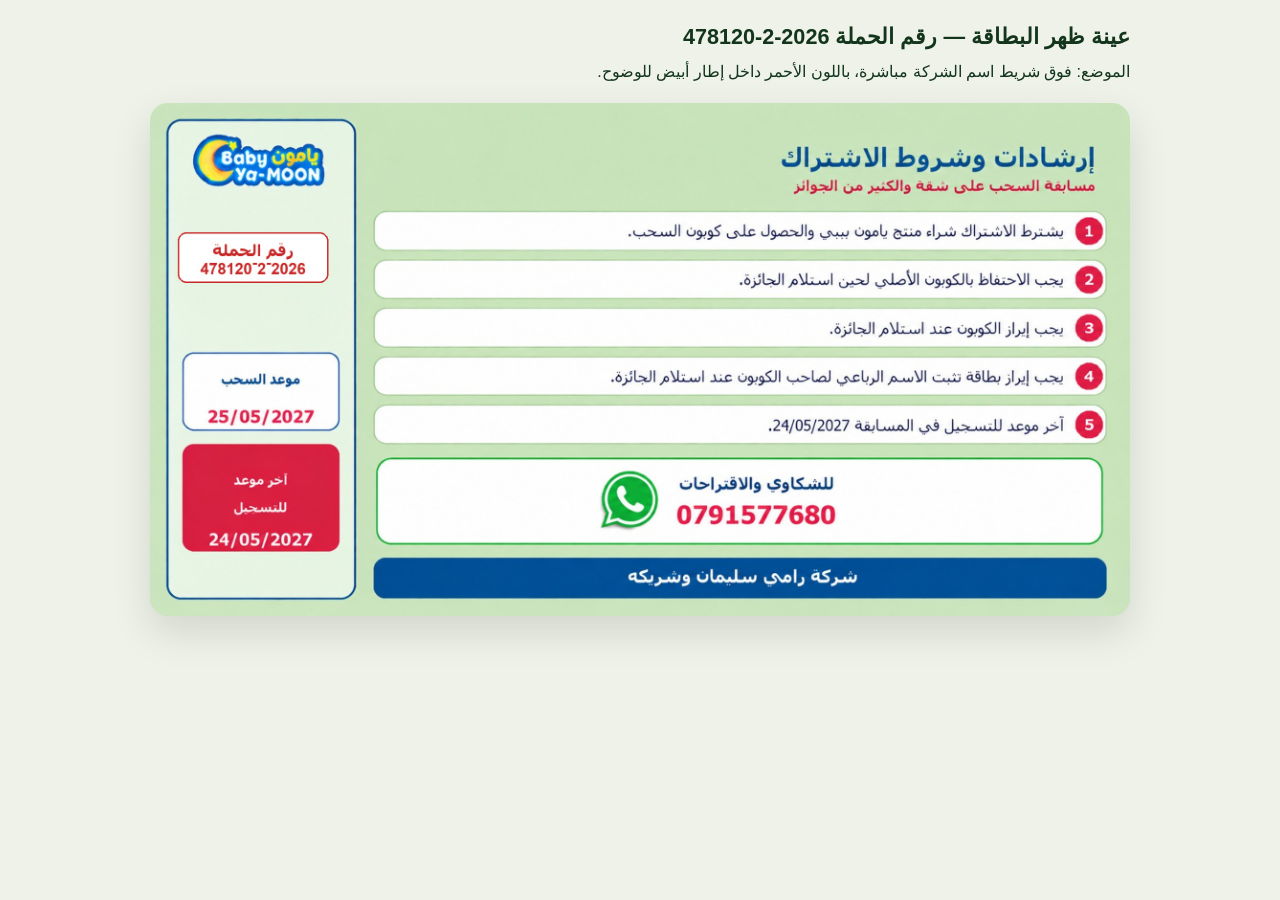
<file: cards/campaign-back-sample.html>
<!DOCTYPE html>
<html lang="ar" dir="rtl">
<head>
    <meta charset="UTF-8">
    <meta name="viewport" content="width=device-width, initial-scale=1.0">
    <title>عينة ظهر البطاقة — رقم الحملة</title>
    <style>
        body { margin: 0; font-family: Cairo, Tahoma, sans-serif; background: #eef2e8; color: #12351c; }
        main { max-width: 980px; margin: 0 auto; padding: 24px 16px 40px; }
        h1 { font-size: 1.35rem; margin: 0 0 8px; }
        p { margin: 0 0 18px; line-height: 1.7; }
        img { width: 100%; height: auto; display: block; border-radius: 18px; box-shadow: 0 16px 40px rgba(0,0,0,.12); background: #fff; }
    </style>
</head>
<body>
<main>
    <h1>عينة ظهر البطاقة — رقم الحملة 2026-2-478120</h1>
    <p>الموضع: فوق شريط اسم الشركة مباشرة، باللون الأحمر داخل إطار أبيض للوضوح.</p>
    <img src="yamoon-ticket-back-campaign-sample.jpg" alt="عينة ظهر البطاقة مع رقم الحملة">
</main>
</body>
</html>
</file>
<file: assets/css/styles.css>
/* Reset and Base Styles */
* {
    margin: 0;
    padding: 0;
    box-sizing: border-box;
}

html {
    -webkit-text-size-adjust: 100%;
    text-size-adjust: 100%;
}

body {
    font-family: 'Cairo', 'Segoe UI', Tahoma, Geneva, Verdana, sans-serif;
    line-height: 1.6;
    color: #333;
    background-color: #f8f9fa;
    overflow-x: hidden;
    -webkit-font-smoothing: antialiased;
    -moz-osx-font-smoothing: grayscale;
}

/* Touch device optimizations */
.touch-device * {
    -webkit-tap-highlight-color: transparent;
}

.touch-device .btn,
.touch-device .nav-link,
.touch-device .social-header-link {
    -webkit-touch-callout: none;
    -webkit-user-select: none;
    -khtml-user-select: none;
    -moz-user-select: none;
    -ms-user-select: none;
    user-select: none;
}

/* Improve touch targets */
@media (max-width: 768px) {
    .btn,
    .nav-link,
    .social-header-link,
    .hamburger {
        min-height: 44px;
        min-width: 44px;
        display: flex;
        align-items: center;
        justify-content: center;
    }
}

/* CSS Variables */
:root {
    --primary-color: #ff6b9d;
    --secondary-color: #4ecdc4;
    --accent-color: #ffe66d;
    --text-dark: #333;
    --text-light: #666;
    --white: #ffffff;
    --shadow-light: rgba(0, 0, 0, 0.1);
    --shadow-medium: rgba(0, 0, 0, 0.15);
    --shadow-heavy: rgba(0, 0, 0, 0.25);
    --gradient-primary: linear-gradient(135deg, #ff6b9d 0%, #4ecdc4 50%, #ffe66d 100%);
    --gradient-secondary: linear-gradient(135deg, #4ecdc4 0%, #ffe66d 100%);
}

/* Container */
.container {
    max-width: 1200px;
    margin: 0 auto;
    padding: 0 20px;
}

/* Header Styles */
.header {
    background: linear-gradient(135deg, rgba(255, 107, 157, 0.95) 0%, rgba(78, 205, 196, 0.95) 50%, rgba(255, 230, 109, 0.95) 100%);
    backdrop-filter: blur(25px);
    box-shadow: 0 4px 30px rgba(0, 0, 0, 0.2);
    position: fixed;
    width: 100%;
    height: auto;
    top: 0;
    left: 0;
    z-index: 1000;
    transform: translateY(0);
    transition: all 0.4s ease;
    border-bottom: 2px solid rgba(255, 255, 255, 0.2);
    padding: 0;
    overflow: visible;
}

.navbar {
    padding: 1rem 0;
    height: auto;
    display: flex;
    flex-direction: row;
    position: relative;
}

.nav-container {
    display: flex;
    flex-direction: row;
    align-items: center;
    justify-content: space-between;
    gap: 2rem;
    padding: 0 2rem;
    height: auto;
    max-width: 1200px;
    margin: 0 auto;
}

/* Header Logo */
.header-logo-right {
    order: 1;
    display: flex;
    align-items: center;
    justify-content: flex-start;
    position: relative;
    z-index: 10;
    padding: 0;
    margin: 0;
}

.header-logo-img {
    width: 180px;
    height: auto;
    max-height: 70px;
    transition: all 0.4s ease;
    filter: drop-shadow(0 4px 12px rgba(0, 0, 0, 0.25));
    border-radius: 0;
    padding: 0;
    background: transparent;
    border: none;
    box-shadow: none;
}

.header-logo-img:hover {
    transform: scale(1.05);
    filter: drop-shadow(0 6px 15px rgba(0, 0, 0, 0.35));
}

/* Navigation Menu */
.nav-menu {
    display: flex;
    flex-direction: row;
    list-style: none;
    gap: 2rem;
    margin: 0;
    padding: 0;
    align-items: center;
    justify-content: center;
    flex: 1;
}

.nav-item {
    position: relative;
    width: auto;
}

.nav-link {
    color: white;
    text-decoration: none;
    font-weight: 600;
    font-size: 0.95rem;
    padding: 0.8rem 1.2rem;
    border-radius: 12px;
    letter-spacing: 0.3px;
    text-shadow: 0 2px 4px rgba(0,0,0,0.2);
    background: rgba(255, 255, 255, 0.1);
    backdrop-filter: blur(20px);
    border: 1px solid rgba(255, 255, 255, 0.2);
    position: relative;
    transition: all 0.4s ease;
    white-space: nowrap;
    display: inline-block;
    text-align: center;
    line-height: 1.2;
    width: auto;
    overflow: hidden;
}

.nav-link:hover,
.nav-link.active {
    color: var(--primary-color);
    background: rgba(255, 255, 255, 0.2);
    border-color: rgba(255, 255, 255, 0.4);
    text-shadow: 0 3px 6px rgba(0,0,0,0.25);
    transform: translateY(-2px);
    box-shadow: 0 6px 20px rgba(0, 0, 0, 0.15);
}

/* Active state enhancement */
.nav-link.active {
    background: rgba(255, 255, 255, 0.3);
    border-color: var(--primary-color);
    color: var(--primary-color);
    box-shadow: 0 8px 25px rgba(255, 107, 157, 0.4);
    border-width: 2px;
    font-weight: 700;
    position: relative;
}

.nav-link.active::after {
    content: '';
    position: absolute;
    bottom: -2px;
    left: 50%;
    transform: translateX(-50%);
    width: 80%;
    height: 3px;
    background: var(--primary-color);
    border-radius: 2px;
    box-shadow: 0 2px 8px rgba(255, 107, 157, 0.5);
}

/* Social Header */
.social-header {
    order: 3;
    display: flex;
    flex-direction: row;
    gap: 1rem;
    align-items: center;
    padding: 0;
    margin: 0;
}

.social-header-link {
    display: flex;
    align-items: center;
    justify-content: center;
    gap: 6px;
    color: white;
    text-decoration: none;
    padding: 10px 16px;
    border-radius: 20px;
    background: rgba(255,255,255,0.1);
    backdrop-filter: blur(20px);
    border: 1px solid rgba(255,255,255,0.25);
    transition: all 0.4s ease;
    font-size: 0.8rem;
    font-weight: 500;
    position: relative;
    overflow: hidden;
}

.social-header-link:hover {
    background: rgba(255,255,255,0.2);
    transform: translateY(-3px);
    box-shadow: 0 8px 25px rgba(0,0,0,0.2);
    border-color: rgba(255,255,255,0.4);
}

.social-header-link i {
    font-size: 1.1rem;
}

/* Social media specific colors */
.social-header-link.facebook {
    background: linear-gradient(135deg, rgba(66, 103, 178, 0.5) 0%, rgba(66, 103, 178, 0.3) 100%);
    border-color: rgba(66, 103, 178, 0.8);
    box-shadow: 0 4px 15px rgba(66, 103, 178, 0.3);
}

.social-header-link.facebook:hover {
    background: linear-gradient(135deg, rgba(66, 103, 178, 0.6) 0%, rgba(66, 103, 178, 0.4) 100%);
    transform: translateY(-3px);
    box-shadow: 0 8px 25px rgba(66, 103, 178, 0.4);
}

.social-header-link.instagram {
    background: linear-gradient(135deg, rgba(225, 48, 108, 0.5) 0%, rgba(245, 96, 64, 0.3) 100%);
    border-color: rgba(225, 48, 108, 0.8);
    box-shadow: 0 4px 15px rgba(225, 48, 108, 0.3);
}

.social-header-link.instagram:hover {
    background: linear-gradient(135deg, rgba(225, 48, 108, 0.6) 0%, rgba(245, 96, 64, 0.4) 100%);
    transform: translateY(-3px);
    box-shadow: 0 8px 25px rgba(225, 48, 108, 0.4);
}

.social-header-link.whatsapp {
    background: linear-gradient(135deg, rgba(37, 211, 102, 0.5) 0%, rgba(37, 211, 102, 0.3) 100%);
    border-color: rgba(37, 211, 102, 0.8);
    box-shadow: 0 4px 15px rgba(37, 211, 102, 0.3);
}

.social-header-link.whatsapp:hover {
    background: linear-gradient(135deg, rgba(37, 211, 102, 0.6) 0%, rgba(37, 211, 102, 0.4) 100%);
    transform: translateY(-3px);
    box-shadow: 0 8px 25px rgba(37, 211, 102, 0.4);
}

/* Hamburger menu */
.hamburger {
    display: none;
    flex-direction: column;
    cursor: pointer;
    padding: 5px;
}

.hamburger span {
    width: 25px;
    height: 3px;
    background: white;
    margin: 3px 0;
    transition: 0.3s;
}

/* Main content */
.main-content {
    margin-top: 90px;
    padding: 20px;
}

/* Hero Section */
.hero {
    position: relative;
    padding: 120px 0 100px;
    margin-top: 0;
    min-height: 100vh;
    display: flex;
    align-items: center;
    background: var(--gradient-primary);
    overflow: hidden;
}

.hero::before {
    content: '';
    position: absolute;
    top: 0;
    left: 0;
    right: 0;
    bottom: 0;
    background: url('data:image/svg+xml,<svg xmlns="http://www.w3.org/2000/svg" viewBox="0 0 100 100"><defs><pattern id="grain" width="100" height="100" patternUnits="userSpaceOnUse"><circle cx="50" cy="50" r="1" fill="rgba(255,255,255,0.1)"/></pattern></defs><rect width="100" height="100" fill="url(%23grain)"/></svg>');
    opacity: 0.3;
    z-index: 1;
}

.hero-container {
    position: relative;
    z-index: 4;
    max-width: 1200px;
    margin: 0 auto;
    padding: 0 20px;
    display: grid;
    grid-template-columns: 1fr 1fr;
    gap: 4rem;
    align-items: center;
}

.hero-content {
    display: flex;
    flex-direction: column;
    gap: 2rem;
}

.hero-text {
    display: flex;
    flex-direction: column;
    gap: 1.5rem;
}

.hero-title {
    font-size: 4rem;
    font-weight: 900;
    color: white;
    margin: 0;
    line-height: 1.1;
    text-shadow: 0 4px 8px rgba(0,0,0,0.5);
    animation: fadeInUp 1s ease-out;
}

.hero-subtitle {
    font-size: 1.4rem;
    color: rgba(255,255,255,0.95);
    margin: 0;
    line-height: 1.4;
    text-shadow: 0 2px 4px rgba(0,0,0,0.3);
    animation: fadeInUp 1s ease-out 0.2s both;
}

.hero-description {
    font-size: 1.1rem;
    color: rgba(255,255,255,0.9);
    margin: 0;
    line-height: 1.7;
    text-shadow: 0 1px 2px rgba(0,0,0,0.2);
    animation: fadeInUp 1s ease-out 0.4s both;
}

.hero-buttons {
    display: flex;
    gap: 1.5rem;
    flex-wrap: wrap;
    animation: fadeInUp 1s ease-out 0.6s both;
}

.btn {
    padding: 15px 35px;
    border-radius: 50px;
    text-decoration: none;
    font-weight: 600;
    font-size: 1rem;
    transition: all 0.4s ease;
    display: inline-flex;
    align-items: center;
    gap: 10px;
    text-align: center;
    position: relative;
    overflow: hidden;
}

.btn::before {
    content: '';
    position: absolute;
    top: 0;
    left: -100%;
    width: 100%;
    height: 100%;
    background: linear-gradient(90deg, transparent, rgba(255,255,255,0.2), transparent);
    transition: left 0.6s ease;
}

.btn:hover::before {
    left: 100%;
}

.btn-primary {
    background: white;
    color: var(--primary-color);
    box-shadow: 0 8px 25px rgba(0,0,0,0.2);
}

.btn-primary:hover {
    transform: translateY(-5px);
    box-shadow: 0 15px 35px rgba(0,0,0,0.3);
}

.btn-secondary {
    background: transparent;
    color: white;
    border: 2px solid white;
    backdrop-filter: blur(10px);
    box-shadow: 0 8px 25px rgba(0,0,0,0.2);
}

.btn-secondary:hover {
    background: white;
    color: var(--primary-color);
    transform: translateY(-5px);
    box-shadow: 0 15px 35px rgba(0,0,0,0.3);
}

.btn-large {
    padding: 18px 40px;
    font-size: 1.1rem;
}

.hero-image {
    text-align: center;
    position: relative;
    z-index: 5;
    animation: fadeInRight 1s ease-out 0.8s both;
}

.hero-img {
    max-width: 100%;
    height: auto;
    border-radius: 30px;
    box-shadow: 0 30px 60px rgba(0,0,0,0.4);
    transition: all 0.6s ease;
    filter: drop-shadow(0 15px 30px rgba(0,0,0,0.3));
    background: rgba(255,255,255,0.1);
    backdrop-filter: blur(15px);
    border: 3px solid rgba(255,255,255,0.3);
}

.hero-img:hover {
    transform: scale(1.08) translateY(-15px);
    box-shadow: 0 40px 80px rgba(0,0,0,0.5);
    filter: drop-shadow(0 20px 40px rgba(0,0,0,0.4));
}

.hero-overlay {
    position: absolute;
    top: 0;
    left: 0;
    width: 100%;
    height: 100%;
    background: linear-gradient(135deg, rgba(255, 107, 157, 0.3) 0%, rgba(78, 205, 196, 0.3) 100%);
    z-index: 2;
    backdrop-filter: blur(1px);
}

.hero-shapes {
    position: absolute;
    top: 0;
    left: 0;
    width: 100%;
    height: 100%;
    z-index: 3;
    pointer-events: none;
}

.shape {
    position: absolute;
    border-radius: 50%;
    background: rgba(255, 255, 255, 0.1);
    animation: float 6s ease-in-out infinite;
}

.shape-1 {
    width: 80px;
    height: 80px;
    top: 20%;
    left: 10%;
    animation-delay: 0s;
}

.shape-2 {
    width: 120px;
    height: 120px;
    top: 60%;
    right: 15%;
    animation-delay: 2s;
}

.shape-3 {
    width: 60px;
    height: 60px;
    bottom: 20%;
    left: 20%;
    animation-delay: 4s;
}

@keyframes float {
    0%, 100% { transform: translateY(0px) rotate(0deg); }
    50% { transform: translateY(-20px) rotate(180deg); }
}

@keyframes fadeInUp {
    from {
        opacity: 0;
        transform: translateY(30px);
    }
    to {
        opacity: 1;
        transform: translateY(0);
    }
}

@keyframes fadeInRight {
    from {
        opacity: 0;
        transform: translateX(30px);
    }
    to {
        opacity: 1;
        transform: translateX(0);
    }
}

/* Company Overview Section */
.company-overview-section {
    padding: 100px 0;
    background: white;
    position: relative;
}

.overview-content {
    display: grid;
    grid-template-columns: 1fr 1fr;
    gap: 4rem;
    align-items: center;
}

.overview-text {
    display: flex;
    flex-direction: column;
    gap: 2rem;
}

.overview-title {
    font-size: 2.8rem;
    font-weight: 800;
    color: var(--text-dark);
    margin: 0;
    line-height: 1.3;
    background: var(--gradient-primary);
    -webkit-background-clip: text;
    -webkit-text-fill-color: transparent;
    background-clip: text;
}

.overview-description {
    font-size: 1.2rem;
    color: var(--text-light);
    line-height: 1.7;
    margin: 0;
}

.overview-stats {
    display: grid;
    grid-template-columns: repeat(3, 1fr);
    gap: 2rem;
    margin-top: 1rem;
}

.stat-item {
    text-align: center;
    padding: 1.5rem;
    background: linear-gradient(135deg, rgba(255, 107, 157, 0.1) 0%, rgba(78, 205, 196, 0.1) 100%);
    border-radius: 20px;
    border: 1px solid rgba(255, 107, 157, 0.2);
    transition: all 0.3s ease;
}

.stat-item:hover {
    transform: translateY(-5px);
    box-shadow: 0 15px 30px rgba(255, 107, 157, 0.2);
}

.stat-number {
    font-size: 2.5rem;
    font-weight: 900;
    color: var(--primary-color);
    margin-bottom: 0.5rem;
}

.stat-label {
    font-size: 1rem;
    color: var(--text-light);
    font-weight: 600;
}

.overview-image {
    text-align: center;
    position: relative;
}

.overview-img {
    max-width: 100%;
    height: auto;
    border-radius: 25px;
    box-shadow: 0 25px 50px rgba(0,0,0,0.15);
    transition: all 0.5s ease;
    filter: drop-shadow(0 10px 20px rgba(0,0,0,0.1));
}

.overview-img:hover {
    transform: scale(1.05) translateY(-10px);
    box-shadow: 0 35px 70px rgba(0,0,0,0.25);
}

/* Features Section */
.features {
    padding: 100px 0;
    background: linear-gradient(135deg, #f8f9fa 0%, #e9ecef 100%);
    position: relative;
}

.section-header {
    text-align: center;
    margin-bottom: 4rem;
}

.section-title {
    font-size: 3rem;
    font-weight: 800;
    color: var(--text-dark);
    margin-bottom: 1rem;
    background: var(--gradient-primary);
    -webkit-background-clip: text;
    -webkit-text-fill-color: transparent;
    background-clip: text;
}

.section-subtitle {
    font-size: 1.3rem;
    color: var(--text-light);
    max-width: 600px;
    margin: 0 auto;
    line-height: 1.6;
}

.features-grid {
    display: grid;
    grid-template-columns: repeat(auto-fit, minmax(350px, 1fr));
    gap: 2.5rem;
}

.feature-card {
    background: white;
    padding: 3rem 2rem;
    border-radius: 25px;
    text-align: center;
    box-shadow: 0 15px 35px rgba(0,0,0,0.1);
    transition: all 0.4s ease;
    border: 1px solid rgba(255, 107, 157, 0.1);
    position: relative;
    overflow: hidden;
}

.feature-card::before {
    content: '';
    position: absolute;
    top: 0;
    left: 0;
    width: 100%;
    height: 4px;
    background: var(--gradient-primary);
    transform: scaleX(0);
    transition: transform 0.4s ease;
}

.feature-card:hover::before {
    transform: scaleX(1);
}

.feature-card:hover {
    transform: translateY(-15px);
    box-shadow: 0 25px 50px rgba(0,0,0,0.15);
}

.feature-icon {
    width: 100px;
    height: 100px;
    background: var(--gradient-primary);
    border-radius: 50%;
    display: flex;
    align-items: center;
    justify-content: center;
    margin: 0 auto 2rem;
    transition: all 0.4s ease;
}

.feature-card:hover .feature-icon {
    transform: scale(1.1) rotate(5deg);
}

.feature-icon i {
    font-size: 2.5rem;
    color: white;
}

.feature-card h3 {
    font-size: 1.5rem;
    font-weight: 700;
    color: var(--text-dark);
    margin-bottom: 1rem;
}

.feature-card p {
    color: var(--text-light);
    line-height: 1.6;
    font-size: 1.1rem;
}

/* Products Showcase Section */
.products-showcase {
    padding: 100px 0;
    background: white;
}

.products-grid {
    display: grid;
    grid-template-columns: repeat(auto-fit, minmax(300px, 1fr));
    gap: 2.5rem;
    margin-bottom: 3rem;
}

.product-card {
    background: transparent;
    border-radius: 0;
    overflow: visible;
    box-shadow: none;
    border: 0;
    position: relative;
    transition: transform 0.35s ease;
}

.product-card:hover {
    transform: translateY(-10px);
    box-shadow: none;
}

.products-showcase .product-image {
    position: relative;
    overflow: visible;
    background: transparent;
    aspect-ratio: auto;
    display: flex;
    align-items: center;
    justify-content: center;
    padding: 0;
}

.products-showcase .product-img {
    width: 100%;
    height: auto;
    object-fit: contain;
    object-position: center;
    display: block;
    cursor: zoom-in;
    filter: drop-shadow(0 14px 28px rgba(0, 0, 0, 0.16));
}

.products-showcase .product-card:hover .product-img {
    transform: none;
}

.product-badge {
    position: absolute;
    top: 20px;
    right: 20px;
    padding: 10px 20px;
    border-radius: 25px;
    font-size: 0.9rem;
    font-weight: 700;
    text-transform: uppercase;
    letter-spacing: 0.5px;
    color: white;
}

.product-badge.new {
    background: linear-gradient(135deg, #ff6b9d, #ff8fab);
}

.product-badge.popular {
    background: linear-gradient(135deg, #4ecdc4, #44a08d);
}

.product-info {
    padding: 1.1rem 0.4rem 0.4rem;
    text-align: center;
}

.product-info h3 {
    font-size: 1.4rem;
    font-weight: 700;
    color: var(--text-dark);
    margin-bottom: 1rem;
}

.product-info p {
    color: var(--text-light);
    font-size: 1rem;
    line-height: 1.6;
    margin-bottom: 1.5rem;
}

.product-zoom {
    position: fixed;
    inset: 0;
    display: none;
    align-items: center;
    justify-content: center;
    padding: 20px;
    background: rgba(8, 18, 36, 0.9);
    z-index: 4000;
}
.product-zoom.show { display: flex; }
.product-zoom img {
    max-width: min(1000px, 94vw);
    max-height: 90vh;
    width: auto;
    height: auto;
    object-fit: contain;
    background: transparent;
    border-radius: 0;
    box-shadow: none;
    filter: drop-shadow(0 18px 40px rgba(0, 0, 0, 0.4));
}
.product-zoom-close {
    position: absolute;
    top: 16px;
    inset-inline-start: 16px;
    width: 44px;
    height: 44px;
    border: 0;
    border-radius: 50%;
    background: #fff;
    color: #12315a;
    font-size: 1.8rem;
    line-height: 1;
    cursor: pointer;
    font-weight: 700;
}

.product-features {
    display: flex;
    gap: 0.8rem;
    flex-wrap: wrap;
    justify-content: center;
}

.feature-tag {
    background: linear-gradient(135deg, rgba(255, 107, 157, 0.1), rgba(78, 205, 196, 0.1));
    color: var(--primary-color);
    padding: 6px 12px;
    border-radius: 15px;
    font-size: 0.8rem;
    font-weight: 600;
    border: 1px solid rgba(255, 107, 157, 0.2);
}

.products-cta {
    text-align: center;
    margin-top: 3rem;
}

/* Quality Section */
.quality-section {
    padding: 100px 0;
    background: var(--gradient-secondary);
    color: white;
    position: relative;
}

.quality-content {
    display: grid;
    grid-template-columns: 1fr 1fr;
    gap: 4rem;
    align-items: center;
}

.quality-text h2 {
    font-size: 2.8rem;
    font-weight: 800;
    margin-bottom: 1.5rem;
    text-shadow: 0 2px 4px rgba(0,0,0,0.3);
}

.quality-text p {
    font-size: 1.2rem;
    margin-bottom: 2rem;
    line-height: 1.6;
    opacity: 0.95;
}

.quality-features {
    display: flex;
    flex-direction: column;
    gap: 1rem;
}

.quality-feature {
    display: flex;
    align-items: center;
    gap: 1rem;
    font-size: 1.1rem;
}

.quality-feature i {
    color: var(--accent-color);
    font-size: 1.3rem;
    width: 25px;
    text-align: center;
}

.quality-image {
    text-align: center;
}

.quality-img {
    max-width: 300px;
    height: auto;
    filter: drop-shadow(0 15px 30px rgba(0,0,0,0.3));
    transition: all 0.4s ease;
}

.quality-img:hover {
    transform: scale(1.05);
}

/* CTA Section */
.cta-section {
    padding: 100px 0;
    background: var(--gradient-primary);
    color: white;
    text-align: center;
    position: relative;
}

.cta-content h2 {
    font-size: 3rem;
    font-weight: 800;
    margin-bottom: 1.5rem;
    text-shadow: 0 2px 4px rgba(0,0,0,0.3);
}

.cta-content p {
    font-size: 1.3rem;
    margin-bottom: 3rem;
    opacity: 0.95;
    max-width: 600px;
    margin-left: auto;
    margin-right: auto;
}

.cta-buttons {
    display: flex;
    gap: 2rem;
    justify-content: center;
    flex-wrap: wrap;
}

/* Footer */
.footer {
    background: #2c3e50;
    color: white;
    padding: 60px 0 20px;
}

.footer-content {
    display: grid;
    grid-template-columns: repeat(auto-fit, minmax(250px, 1fr));
    gap: 3rem;
    margin-bottom: 3rem;
}

.footer-section h3 {
    font-size: 1.3rem;
    font-weight: 700;
    margin-bottom: 1.5rem;
    color: var(--accent-color);
}

.footer-logo-img {
    width: 150px;
    height: auto;
    margin-bottom: 1rem;
    filter: brightness(0) invert(1);
}

.footer-section p {
    line-height: 1.6;
    opacity: 0.9;
    margin-bottom: 1rem;
}

.footer-section ul {
    list-style: none;
}

.footer-section ul li {
    margin-bottom: 0.8rem;
}

.footer-section ul li a {
    color: rgba(255,255,255,0.8);
    text-decoration: none;
    transition: all 0.3s ease;
}

.footer-section ul li a:hover {
    color: var(--accent-color);
    padding-right: 10px;
}

.contact-info p {
    display: flex;
    align-items: center;
    gap: 10px;
    margin-bottom: 1rem;
}

.contact-info i {
    color: var(--accent-color);
    width: 20px;
}

.social-footer {
    display: flex;
    gap: 1rem;
}

.social-footer-link {
    display: flex;
    align-items: center;
    justify-content: center;
    width: 50px;
    height: 50px;
    border-radius: 50%;
    color: white;
    text-decoration: none;
    transition: all 0.3s ease;
    font-size: 1.2rem;
}

.social-footer-link.facebook {
    background: #1877f2;
}

.social-footer-link.instagram {
    background: linear-gradient(45deg, #f09433, #e6683c, #dc2743, #cc2366, #bc1888);
}

.social-footer-link.whatsapp {
    background: #25d366;
}

.social-footer-link:hover {
    transform: translateY(-5px);
    box-shadow: 0 10px 20px rgba(0,0,0,0.3);
}

.footer-bottom {
    text-align: center;
    padding-top: 2rem;
    border-top: 1px solid rgba(255,255,255,0.1);
    opacity: 0.8;
}

/* Enhanced Mobile Responsive Design */
@media (max-width: 1024px) {
    .container {
        padding: 0 15px;
    }
    
    .hero-container {
        gap: 2rem;
    }
    
    .hero-title {
        font-size: 3rem;
    }
    
    .overview-content {
        gap: 2rem;
    }
    
    .features-grid {
        grid-template-columns: repeat(auto-fit, minmax(280px, 1fr));
        gap: 2rem;
    }
    
    .products-grid {
        grid-template-columns: repeat(auto-fit, minmax(280px, 1fr));
        gap: 2rem;
    }
}

@media (max-width: 768px) {
    /* Header Mobile Optimization */
    .header {
        width: 100%;
        max-width: 100%;
        height: auto;
        position: fixed;
        top: 0;
        left: 0;
        right: 0;
        transform: none;
        border-bottom: 2px solid rgba(255, 255, 255, 0.2);
        backdrop-filter: blur(20px);
        overflow: visible;
        z-index: 1000;
    }
    
    .navbar {
        padding: 0.8rem 0;
    }
    
    .nav-container {
        flex-direction: row;
        justify-content: space-between;
        align-items: center;
        padding: 0 0.75rem;
        gap: 0.5rem;
        width: 100%;
        max-width: 100%;
    }
    
    .header-logo-right {
        order: 1;
        flex: 0 1 auto;
        min-width: 0;
    }
    
    .header-logo-img {
        width: min(110px, 30vw);
        max-height: 44px;
    }
    
    .nav-menu {
        display: none;
        flex-direction: column;
        position: absolute;
        top: 100%;
        left: 0;
        right: 0;
        background: rgba(255, 107, 157, 0.97);
        backdrop-filter: blur(20px);
        padding: 1rem;
        box-shadow: 0 8px 24px rgba(0,0,0,0.18);
        z-index: 1200;
    }
    
    .nav-menu.active {
        display: flex;
    }
    
    .nav-item {
        width: 100%;
        margin-bottom: 0.5rem;
    }
    
    .nav-link {
        padding: 1rem;
        font-size: 1rem;
        width: 100%;
        text-align: center;
        border-radius: 10px;
        background: rgba(255, 255, 255, 0.1);
    }
    
    .nav-link.active {
        background: rgba(255, 255, 255, 0.25);
        border-color: var(--primary-color);
        color: var(--primary-color);
        font-weight: 700;
        border-width: 2px;
    }
    
    .nav-link.active::after {
        display: none; /* Hide the bottom border on mobile */
    }
    
    .social-header {
        order: 3;
        gap: 0.35rem;
        flex: 0 0 auto;
    }
    
    .social-header-link {
        padding: 6px;
        font-size: 0.8rem;
        min-width: 36px;
        min-height: 36px;
        width: 36px;
        height: 36px;
    }
    
    .hamburger {
        display: flex;
        order: 2;
        flex-shrink: 0;
        z-index: 1300;
        pointer-events: auto;
    }
    
    .hamburger.active span:nth-child(1) {
        transform: rotate(-45deg) translate(-5px, 6px);
    }
    
    .hamburger.active span:nth-child(2) {
        opacity: 0;
    }
    
    .hamburger.active span:nth-child(3) {
        transform: rotate(45deg) translate(-5px, -6px);
    }
    
    body {
        margin-top: 0;
    }

    /* Hero Section Mobile */
    .hero {
        padding: 100px 0 40px;
        min-height: auto;
    }

    .hero-container {
        grid-template-columns: 1fr;
        gap: 2rem;
        text-align: center;
        padding: 0 1rem;
    }

    .hero-title {
        font-size: clamp(1.4rem, 6vw, 2.2rem);
        line-height: 1.35;
        white-space: normal;
    }

    .hero-subtitle {
        font-size: 1.1rem;
    }

    .hero-description {
        font-size: 1rem;
    }

    .hero-buttons {
        flex-direction: column;
        gap: 1rem;
        align-items: center;
    }

    .btn {
        width: 100%;
        max-width: 280px;
        padding: 15px 25px;
        font-size: 1rem;
        min-height: 50px;
    }

    .hero-img {
        max-width: 100%;
        height: auto;
        border-radius: 20px;
    }

    /* Company Overview Mobile */
    .company-overview-section {
        padding: 60px 0;
    }

    .overview-content {
        grid-template-columns: 1fr;
        gap: 2rem;
        text-align: center;
    }

    .overview-title {
        font-size: 2.2rem;
    }

    .overview-description {
        font-size: 1.1rem;
    }

    .overview-stats {
        grid-template-columns: 1fr;
        gap: 1rem;
    }

    .stat-item {
        padding: 1.5rem 1rem;
    }

    .stat-number {
        font-size: 2rem;
    }

    /* Features Mobile */
    .features {
        padding: 60px 0;
    }

    .section-title {
        font-size: 2.2rem;
    }

    .features-grid {
        grid-template-columns: 1fr;
        gap: 2rem;
    }

    .feature-card {
        padding: 2rem 1.5rem;
    }

    .feature-icon {
        width: 80px;
        height: 80px;
    }

    .feature-icon i {
        font-size: 2rem;
    }

    /* Products Mobile */
    .products-showcase {
        padding: 60px 0;
    }

    .products-grid {
        grid-template-columns: 1fr;
        gap: 2rem;
    }

    .product-card {
        max-width: 400px;
        margin: 0 auto;
    }

    .products-showcase .product-image {
        aspect-ratio: auto;
        height: auto;
    }

    .product-info {
        padding: 1rem 0.3rem 0.2rem;
    }

    /* Quality Section Mobile */
    .quality-section {
        padding: 60px 0;
    }

    .quality-content {
        grid-template-columns: 1fr;
        gap: 2rem;
        text-align: center;
    }

    .quality-text h2 {
        font-size: 2.2rem;
    }

    .quality-text p {
        font-size: 1.1rem;
    }

    .quality-img {
        max-width: 250px;
    }

    /* CTA Section Mobile */
    .cta-section {
        padding: 60px 0;
    }

    .cta-content h2 {
        font-size: 2.2rem;
    }

    .cta-content p {
        font-size: 1.1rem;
    }

    .cta-buttons {
        flex-direction: column;
        align-items: center;
        gap: 1rem;
    }

    /* Footer Mobile */
    .footer {
        padding: 40px 0 20px;
    }

    .footer-content {
        grid-template-columns: 1fr;
        gap: 2rem;
        text-align: center;
    }

    .footer-section h3 {
        font-size: 1.2rem;
    }

    .social-footer {
        justify-content: center;
    }
}

@media (max-width: 480px) {
    /* Extra Small Screens */
    .container {
        padding: 0 10px;
    }
    
    .nav-container {
        padding: 0 0.5rem;
        gap: 0.5rem;
    }
    
    .header-logo-img {
        width: min(88px, 26vw);
        max-height: 36px;
        object-fit: contain;
    }
    
    .social-header-link {
        padding: 6px;
        font-size: 0.7rem;
        min-width: 35px;
        min-height: 35px;
    }

    .hero {
        padding: 90px 0 30px;
    }

    .hero-title {
        font-size: clamp(1.35rem, 6.6vw, 1.85rem);
        line-height: 1.4;
        white-space: normal;
    }

    .hero-subtitle {
        font-size: clamp(0.88rem, 3.8vw, 1rem);
    }

    .hero-description {
        font-size: clamp(0.85rem, 3.4vw, 0.95rem);
    }

    .btn {
        padding: 12px 20px;
        font-size: 0.9rem;
        min-height: 45px;
    }

    .section-title {
        font-size: 1.8rem;
    }

    .overview-title {
        font-size: 1.8rem;
    }

    .overview-description {
        font-size: 1rem;
    }

    .feature-card {
        padding: 1.5rem 1rem;
    }

    .feature-card h3 {
        font-size: 1.3rem;
    }

    .feature-card p {
        font-size: 1rem;
    }

    .product-info h3 {
        font-size: 1.2rem;
    }

    .product-info p {
        font-size: 0.9rem;
    }

    .quality-text h2 {
        font-size: 1.8rem;
    }

    .quality-text p {
        font-size: 1rem;
    }

    .cta-content h2 {
        font-size: 1.8rem;
    }

    .cta-content p {
        font-size: 1rem;
    }

    .footer-section h3 {
        font-size: 1.1rem;
    }

    .footer-section p {
        font-size: 0.9rem;
    }
}

@media (max-width: 360px) {
    .hero {
        padding: 88px 0 24px;
    }

    .hero-container,
    .container {
        padding-left: 12px;
        padding-right: 12px;
    }

    .hero-title,
    .section-title,
    .overview-title,
    .cta-content h2,
    .quality-text h2 {
        font-size: clamp(1.25rem, 7vw, 1.65rem);
        line-height: 1.4;
        white-space: normal;
    }

    .hero-subtitle,
    .section-subtitle,
    .overview-description,
    .hero-description {
        font-size: 0.85rem;
        line-height: 1.7;
    }

    .btn {
        max-width: 100%;
        padding: 12px 16px;
        font-size: 0.85rem;
    }

    .header-logo-img {
        width: min(72px, 24vw);
        max-height: 32px;
    }

    .social-header-link {
        width: 32px;
        height: 32px;
        min-width: 32px;
        min-height: 32px;
        padding: 5px;
    }

    .hamburger {
        min-width: 36px;
        min-height: 36px;
    }
}
</file>
